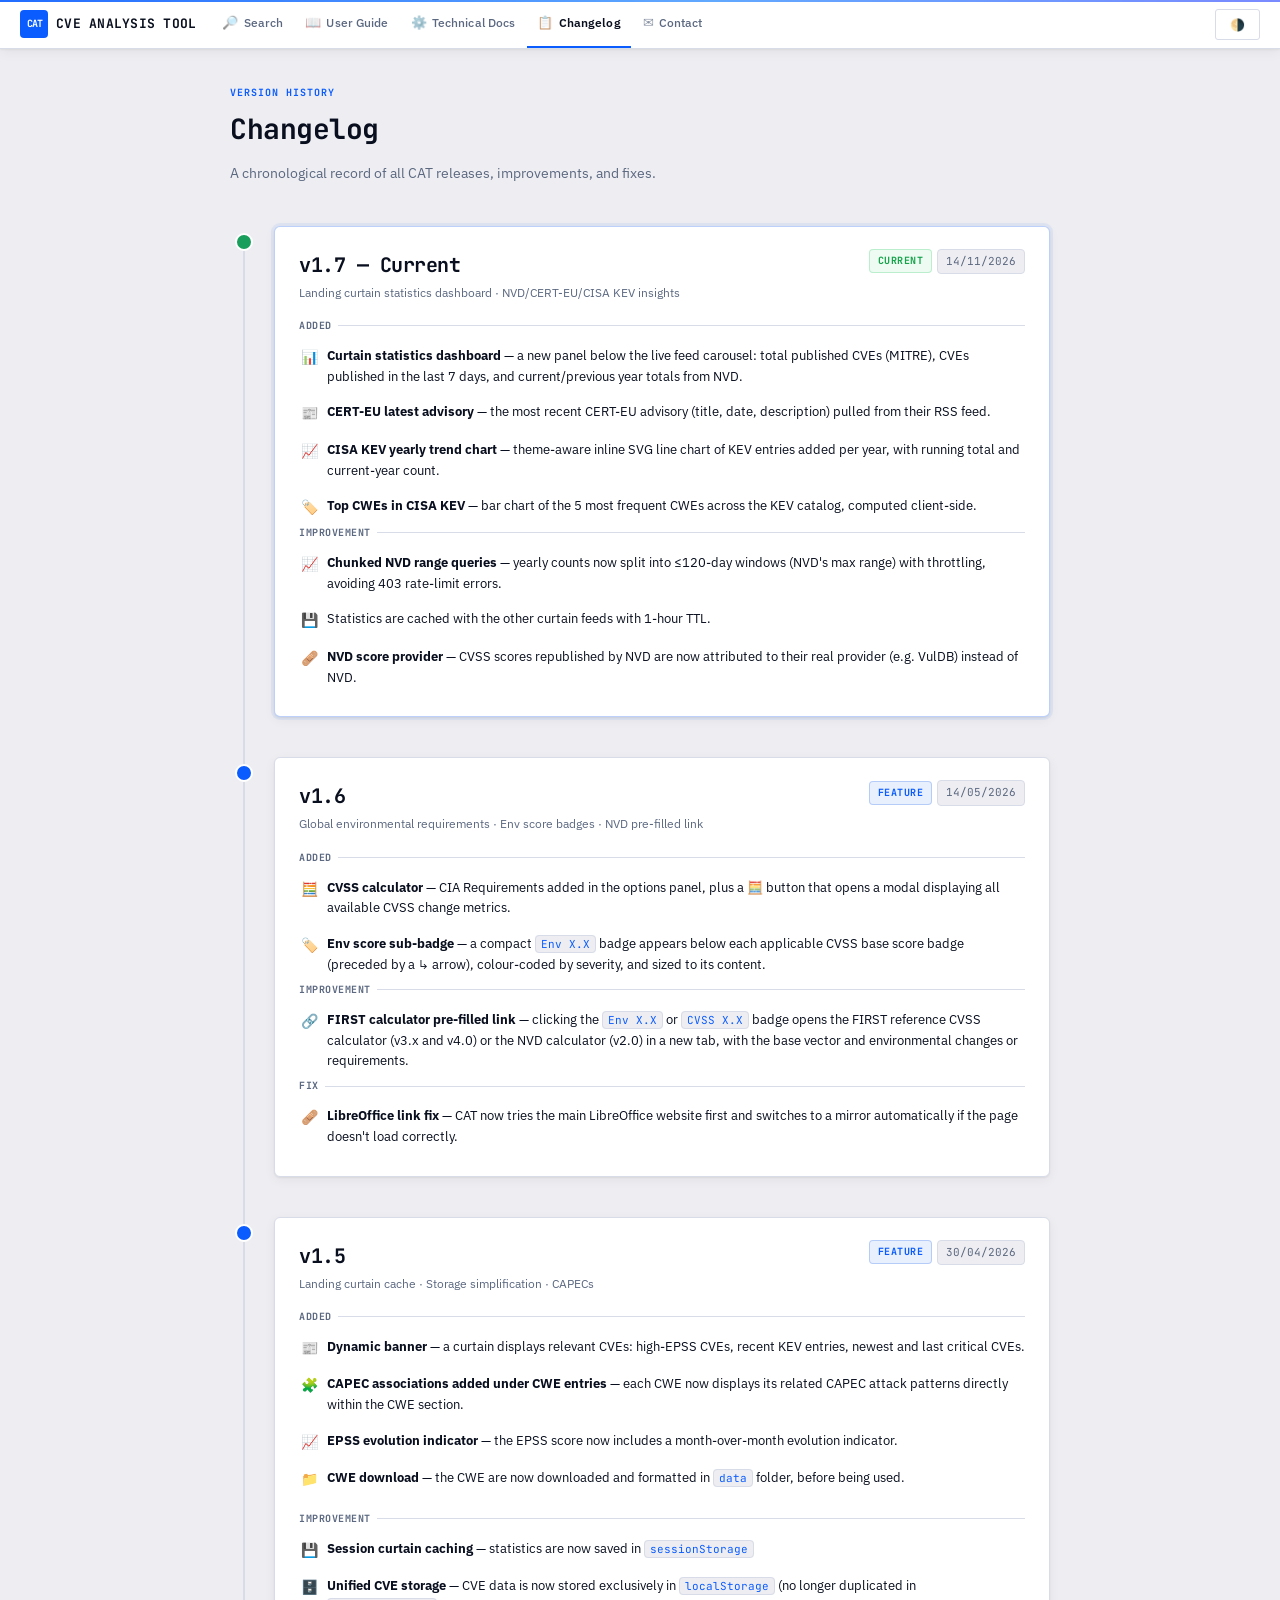
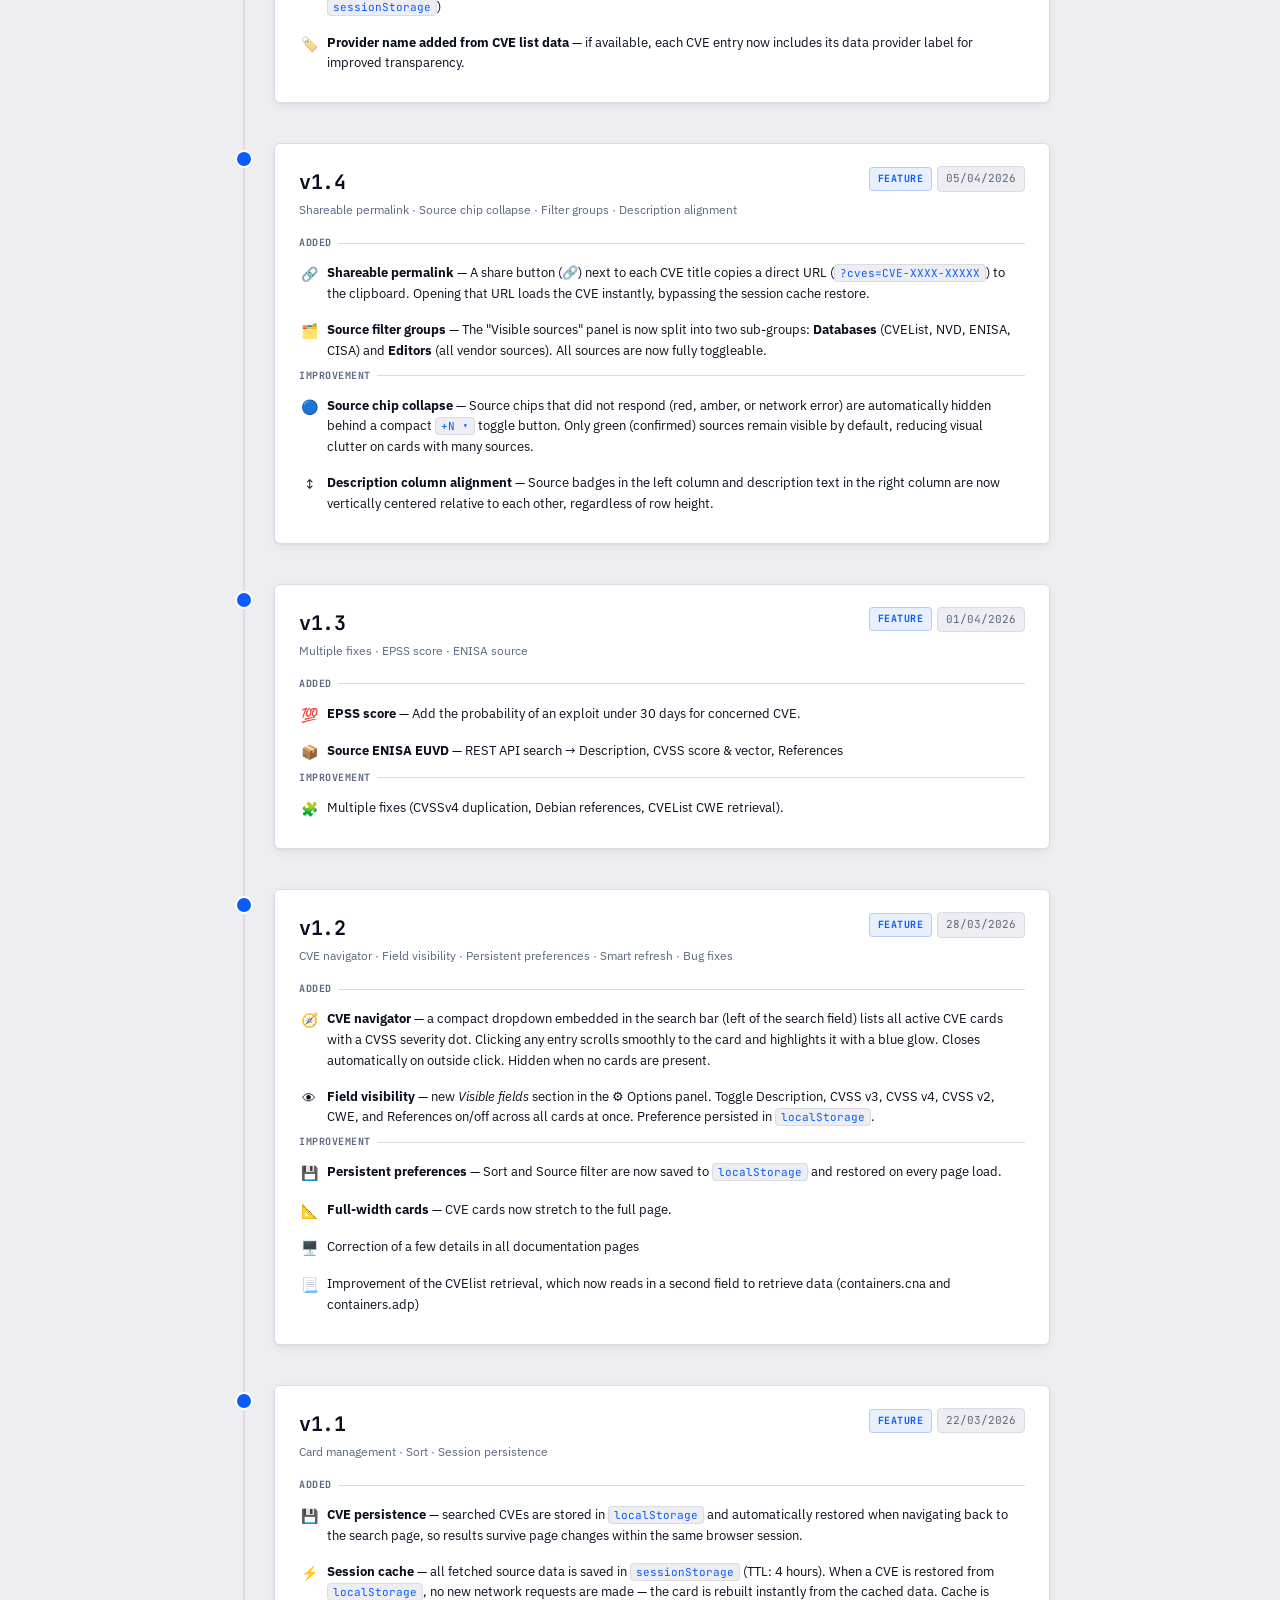
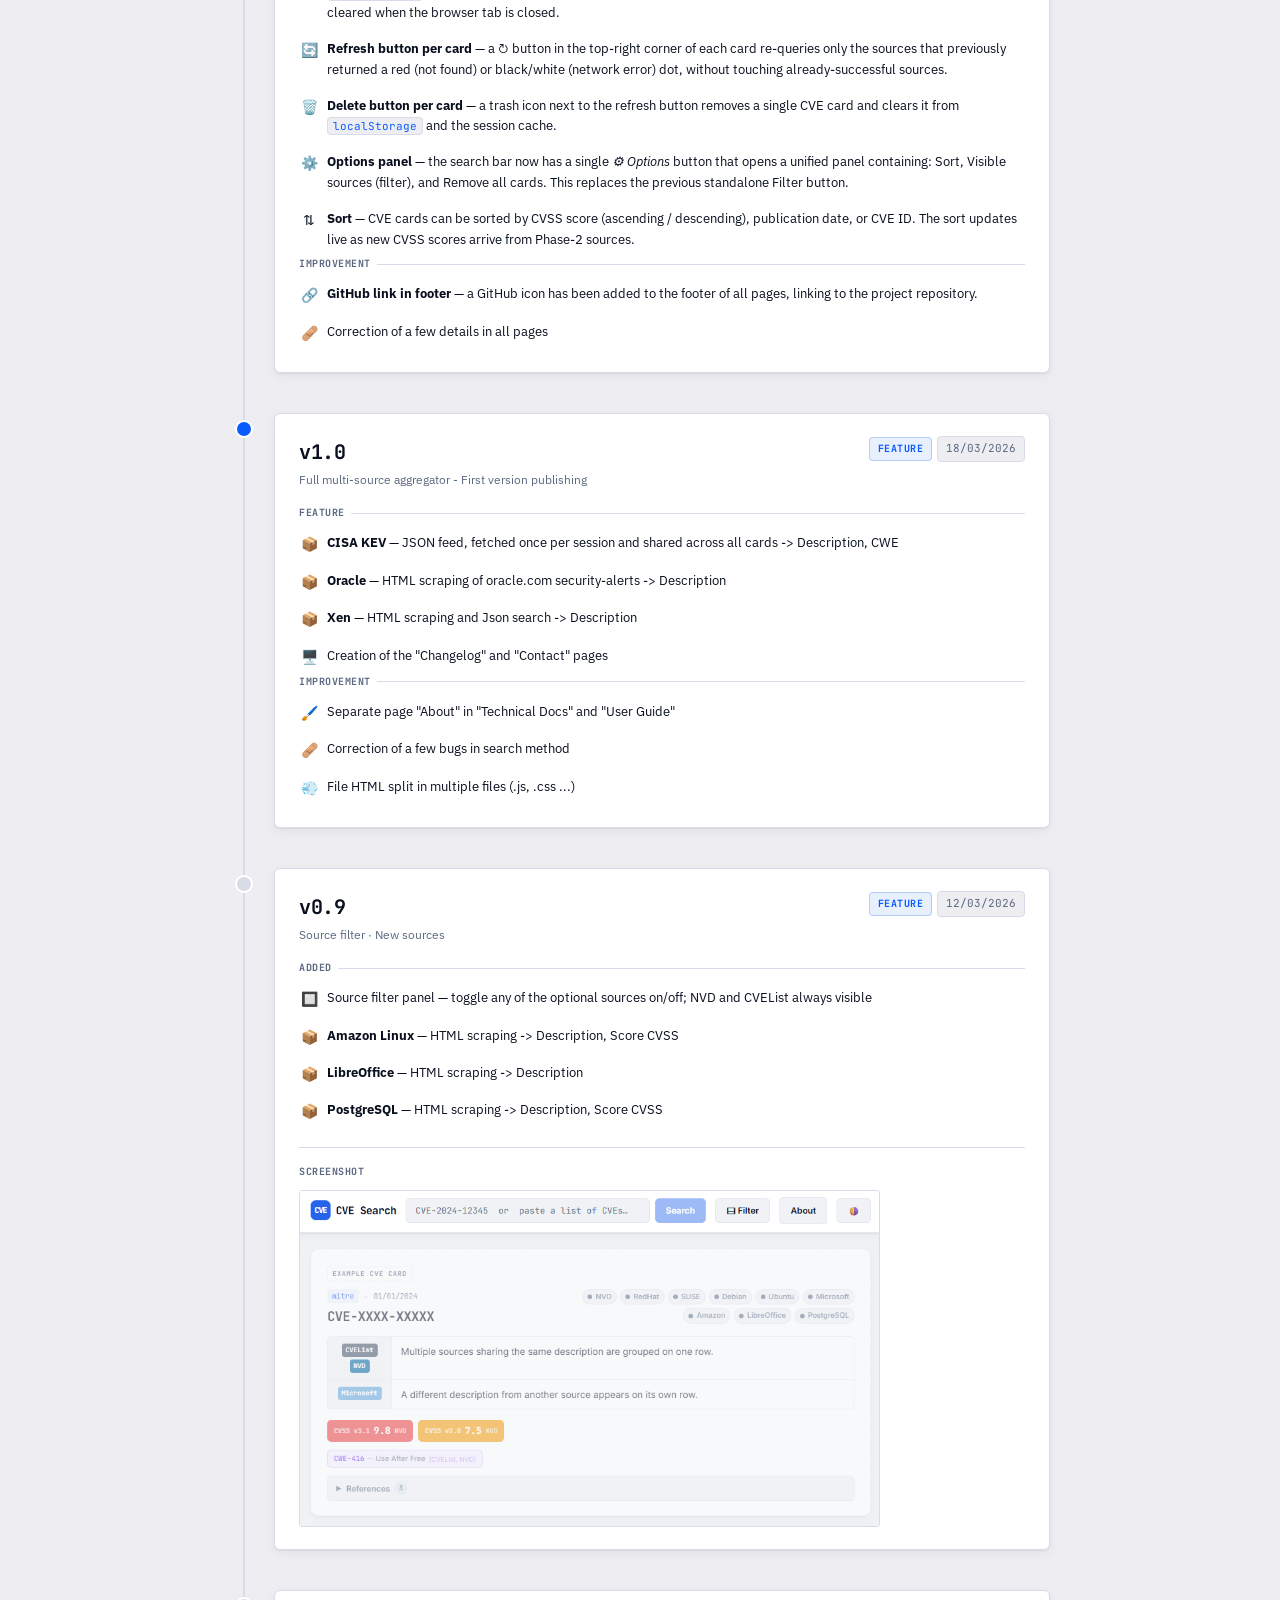
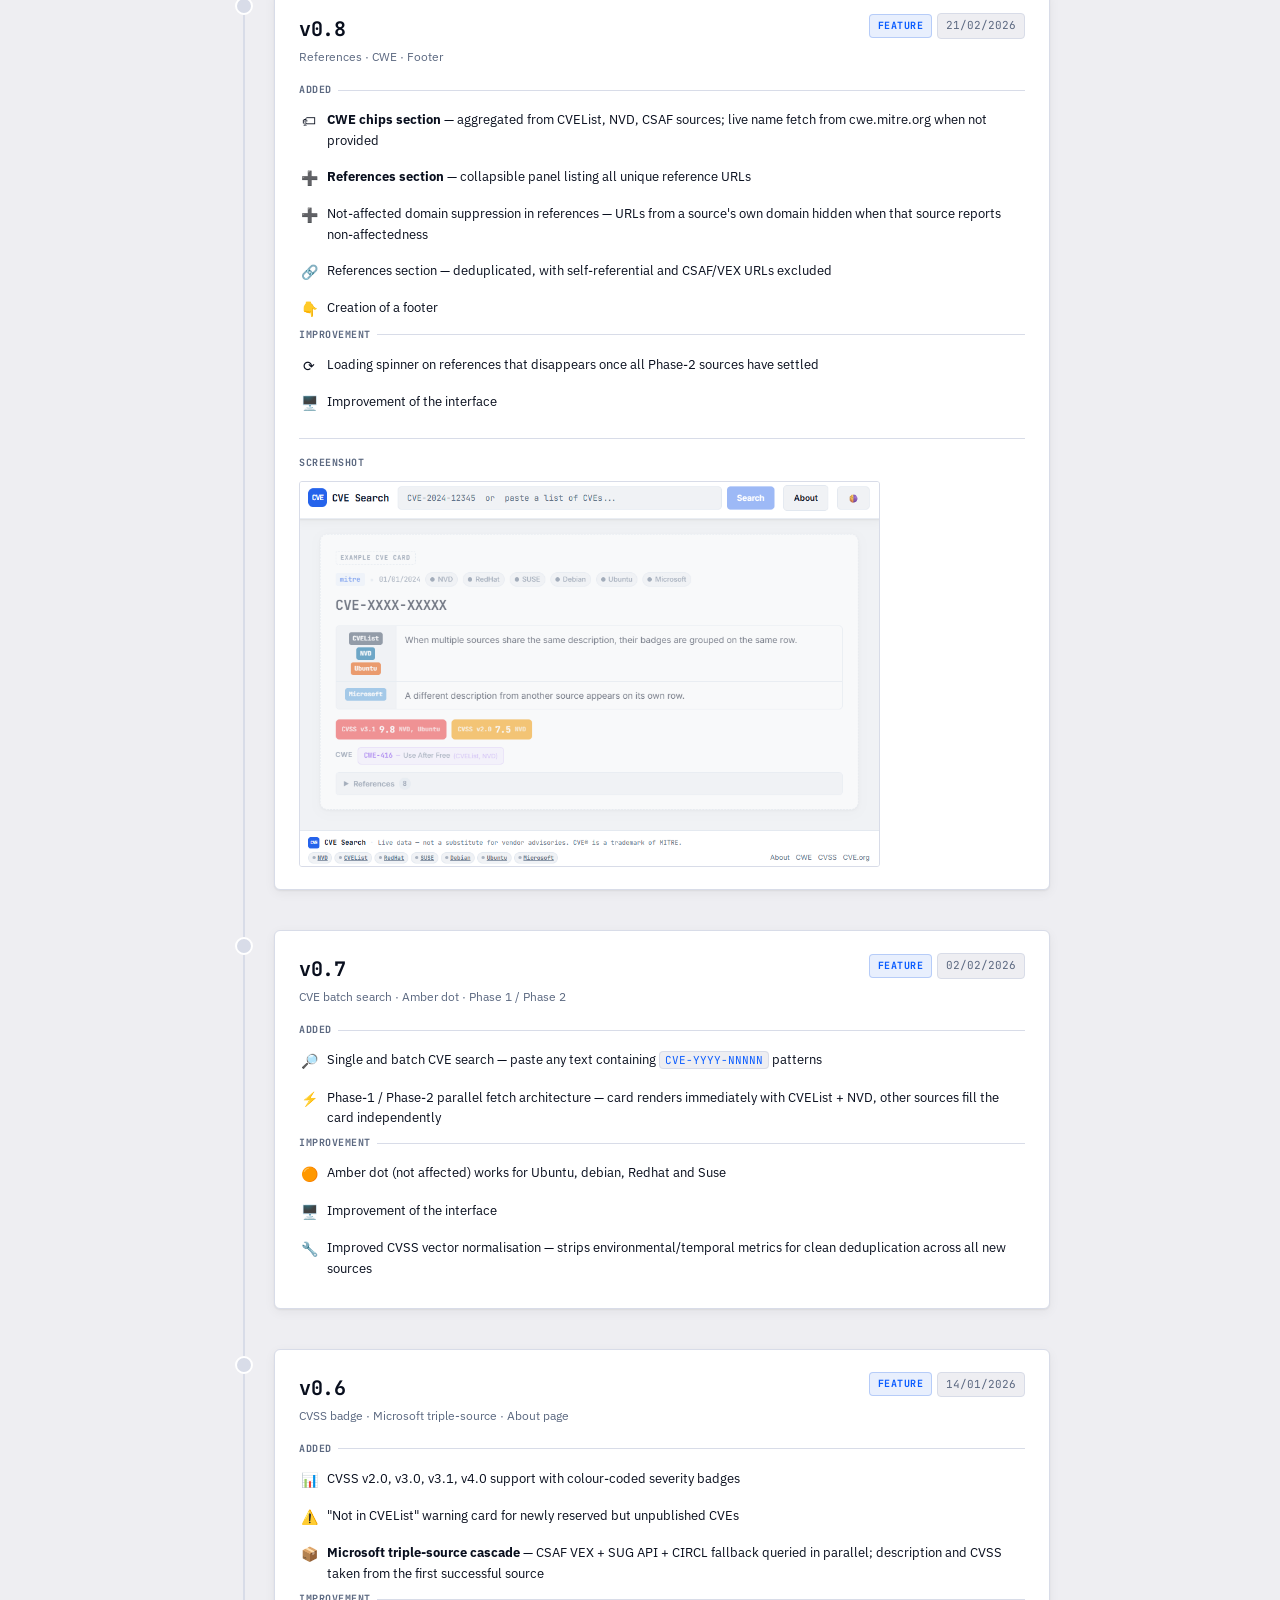
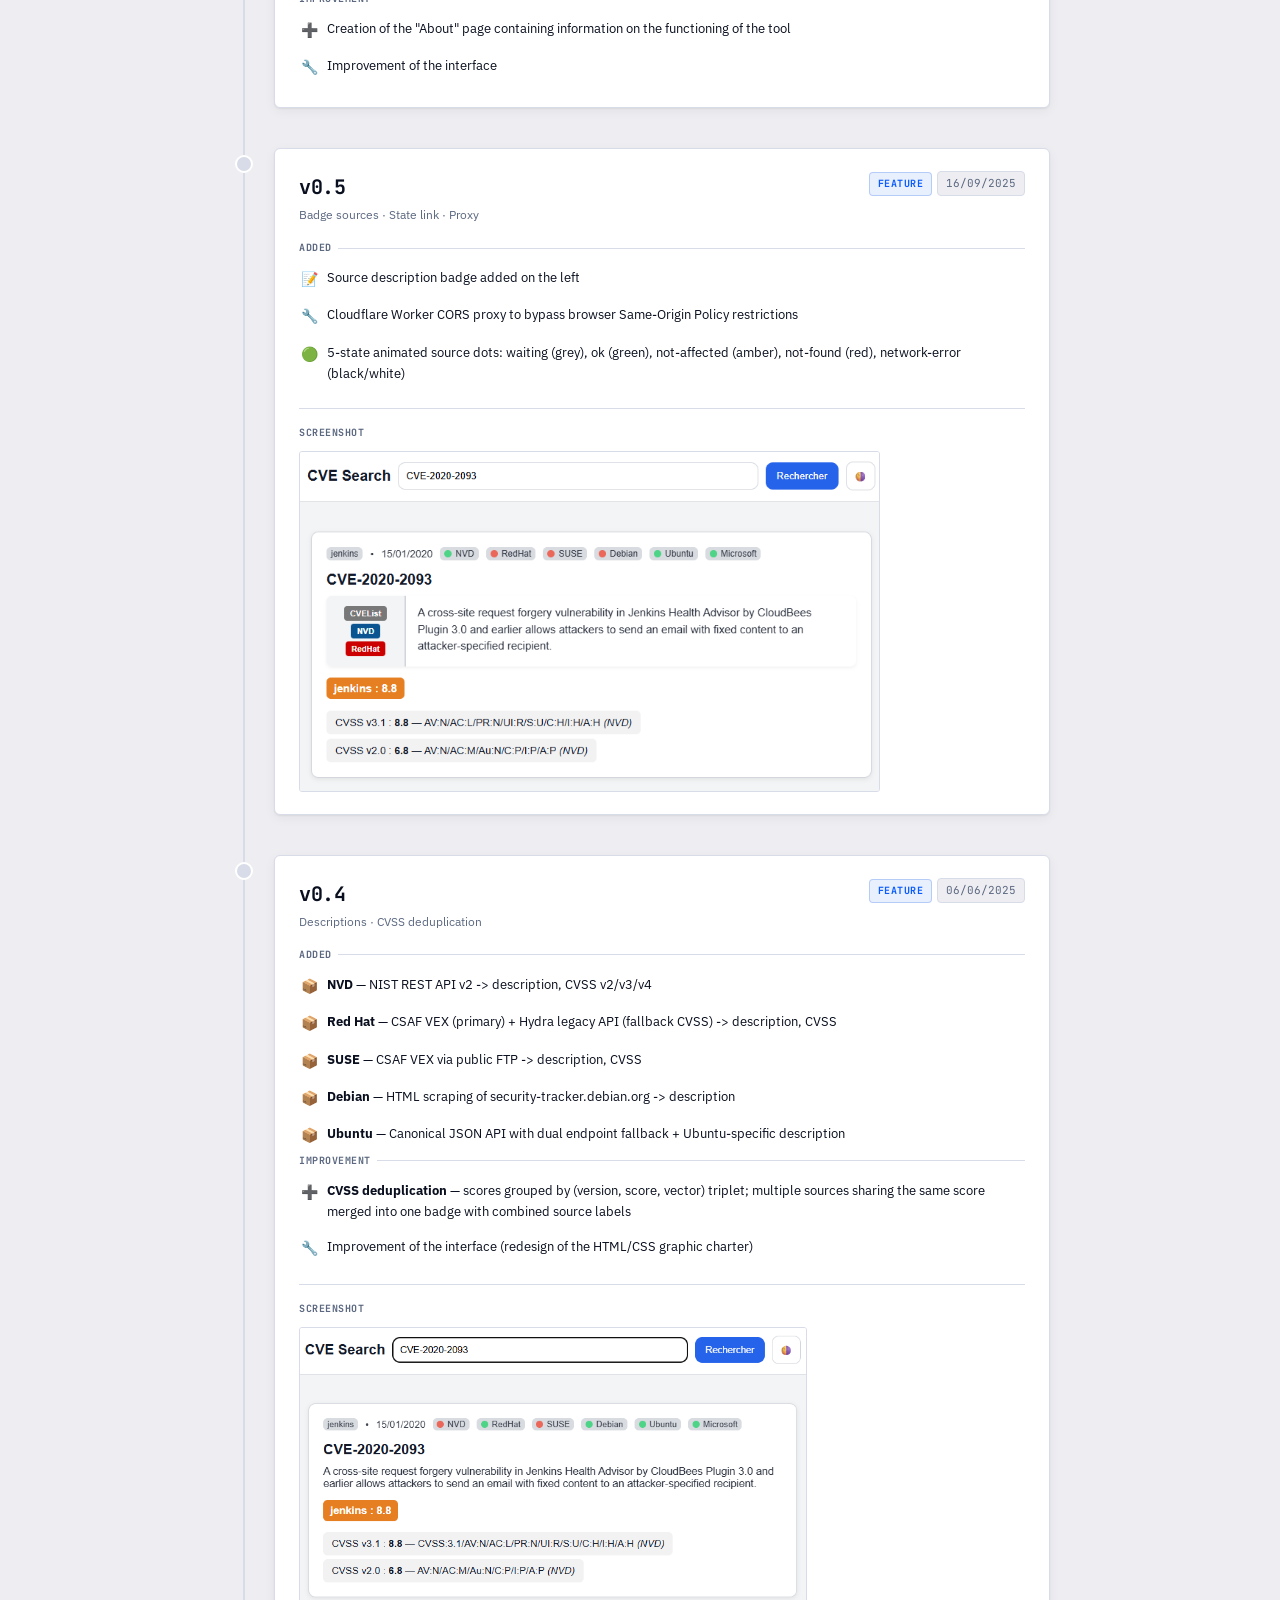
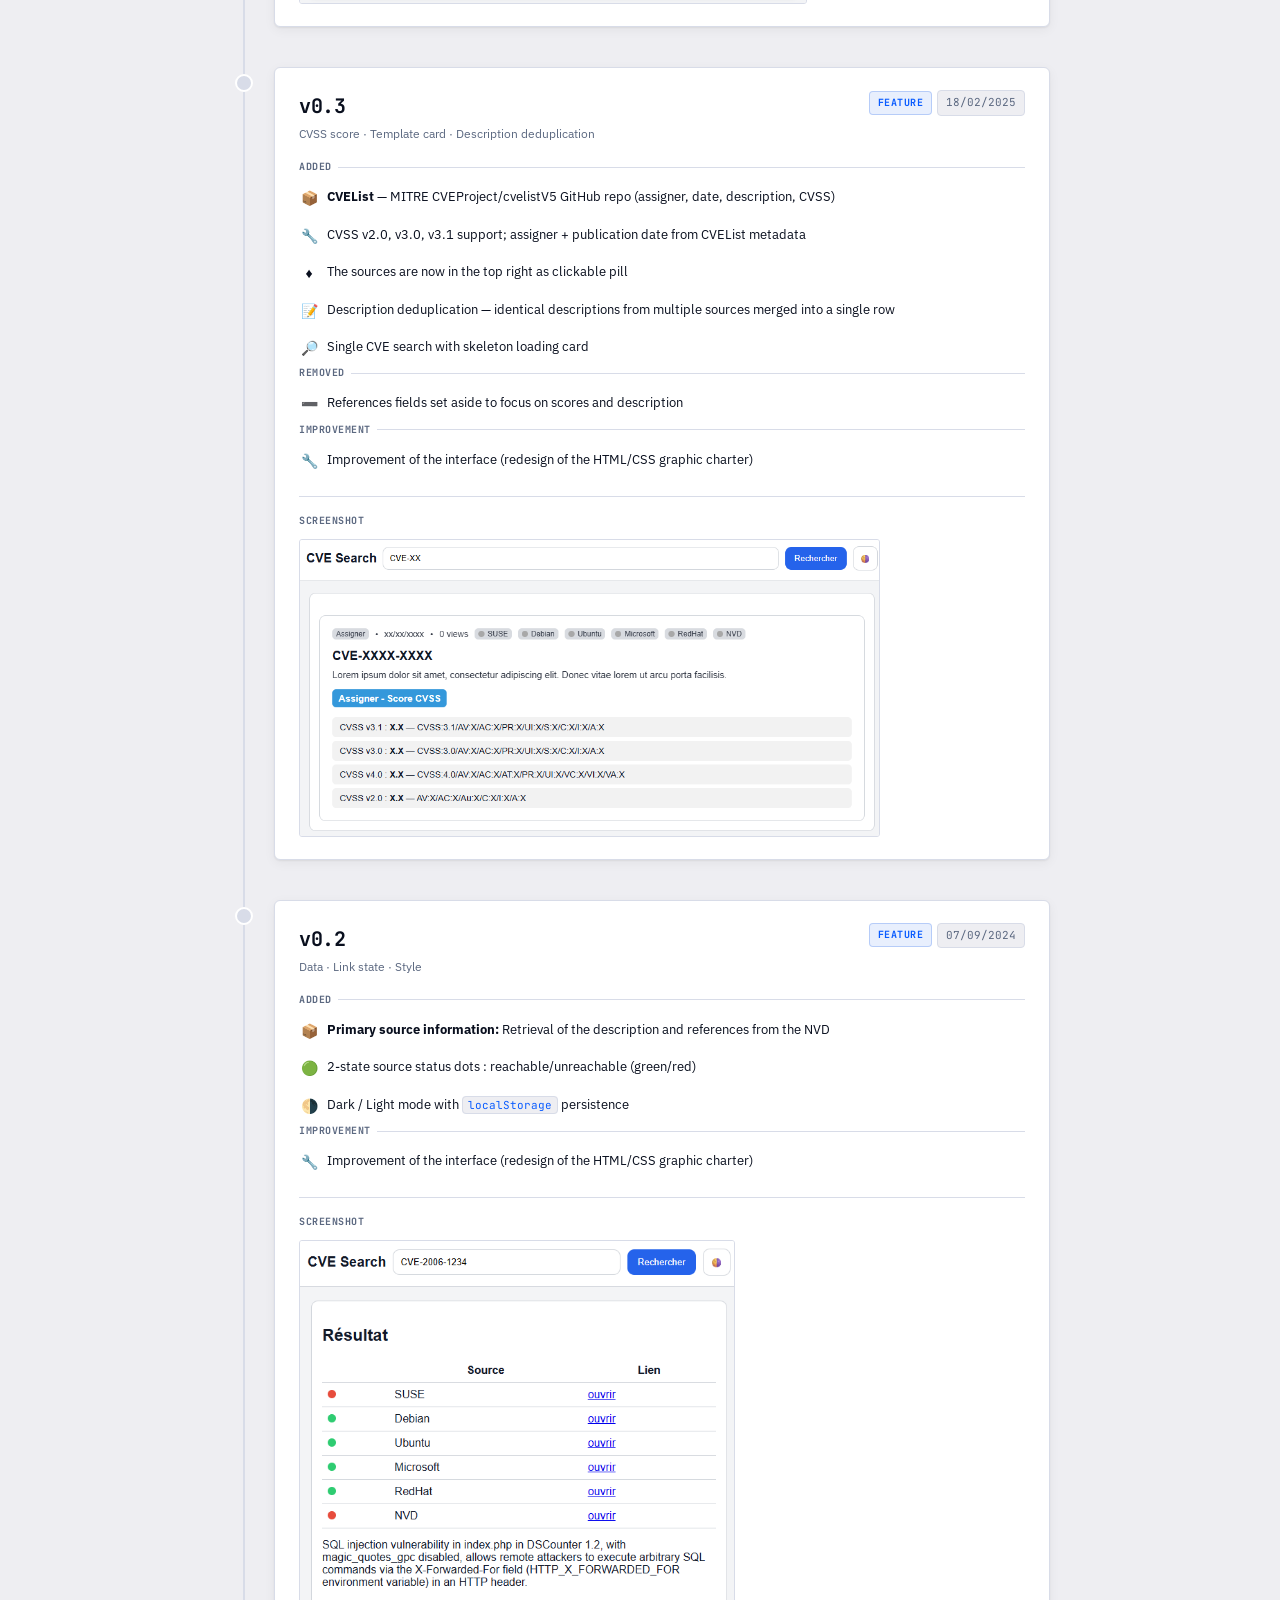
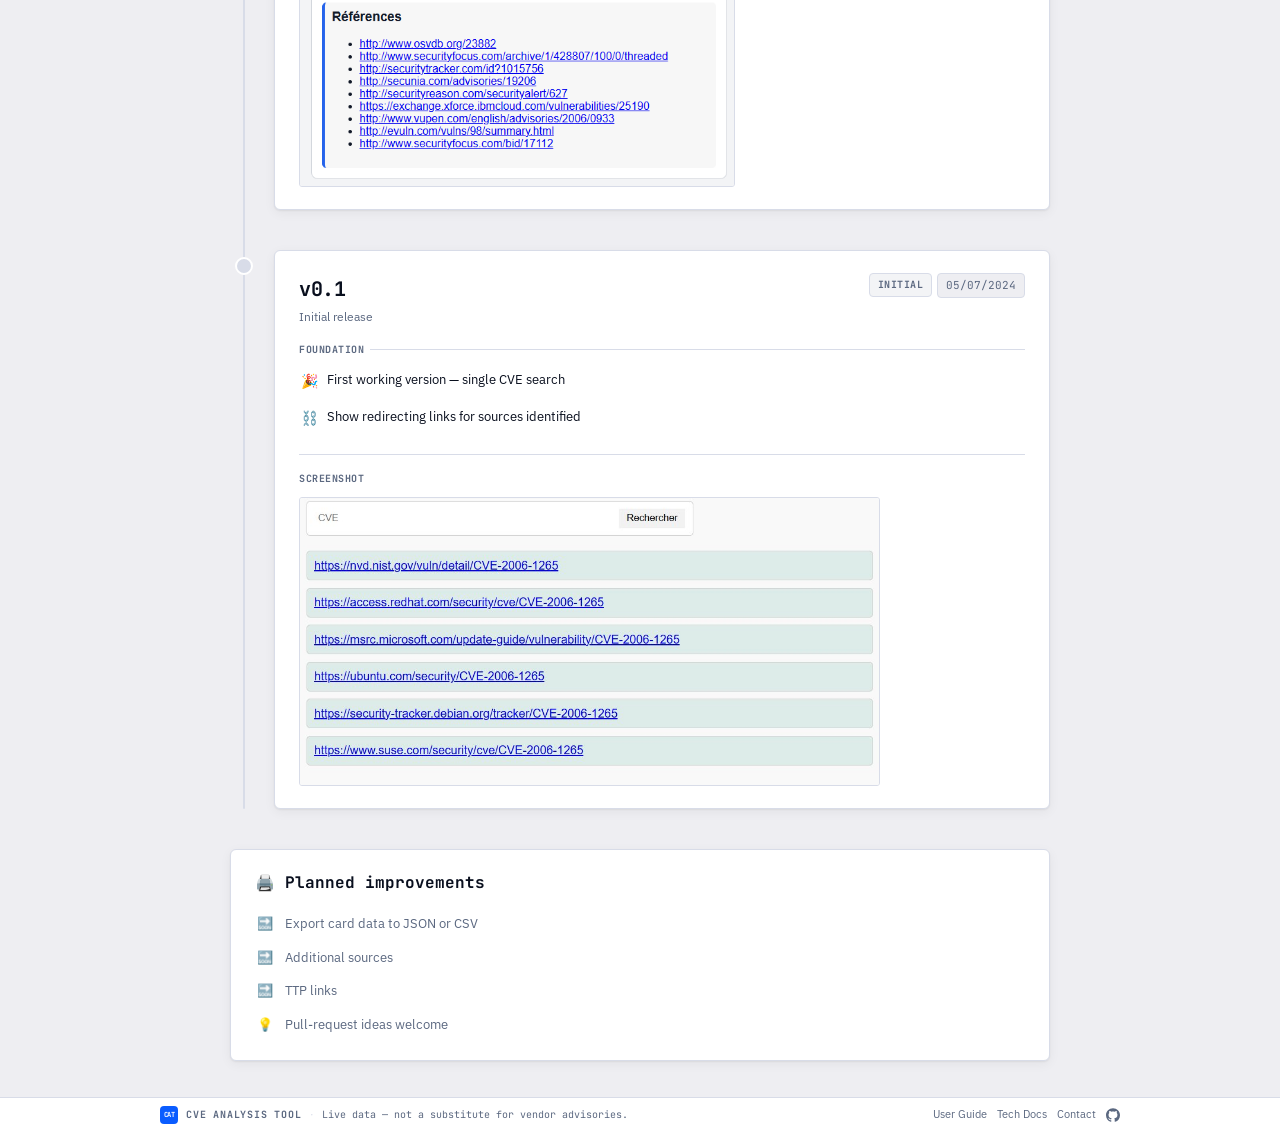
<file: changelog.html>
<!DOCTYPE html>
<html lang="en">
<head>
<meta charset="UTF-8">
<link rel="icon" href="favicon.ico" sizes="48x48">
<link rel="icon" href="favicon.svg" type="image/svg+xml">
<link rel="apple-touch-icon" href="apple-touch-icon.png">
<meta name="viewport" content="width=device-width, initial-scale=1.0">
<title>Changelog — CVE Analysis Tool</title>
<link rel="preconnect" href="https://fonts.googleapis.com">
<link href="https://fonts.googleapis.com/css2?family=JetBrains+Mono:wght@400;600;700&family=IBM+Plex+Sans:ital,wght@0,400;0,500;0,600;1,400&display=swap" rel="stylesheet">
<link rel="stylesheet" href="shared.css">
<script>(function(){document.documentElement.setAttribute("data-theme",localStorage.getItem("theme")||"light")})();</script>
<style>
/* ── Changelog layout ── */
.changelog-layout {
  max-width: 860px;
  width: 100%;
  margin: 0 auto;
  padding: 36px 20px;
  flex: 1;
}
.changelog-header-area {
  margin-bottom: 40px;
}
.changelog-eyebrow {
  font-family: var(--font-mono);
  font-size: 10px;
  font-weight: 700;
  letter-spacing: 1px;
  text-transform: uppercase;
  color: var(--accent);
  margin-bottom: 6px;
}
.changelog-title {
  font-family: var(--font-mono);
  font-size: 28px;
  font-weight: 700;
  letter-spacing: -.5px;
  color: var(--text);
  margin-bottom: 10px;
}
.changelog-lead {
  font-size: 14px;
  color: var(--text-muted);
  max-width: 580px;
  line-height: 1.7;
}
/* Timeline */
.timeline { position: relative; }
.timeline::before {
  content: "";
  position: absolute;
  left: 13px;
  top: 8px;
  bottom: 0;
  width: 2px;
  background: var(--border);
  border-radius: 2px;
}
.release {
  position: relative;
  padding: 0 0 40px 44px;
}
.release:last-child { padding-bottom: 0; }
.release-dot {
  position: absolute;
  left: 5px;
  top: 7px;
  width: 18px;
  height: 18px;
  border-radius: 50%;
  border: 2px solid var(--card);
  background: var(--border);
  display: flex;
  align-items: center;
  justify-content: center;
  z-index: 1;
}
.release-dot.current { background: var(--cvss-low); border-color: var(--card); }
.release-dot.latest  { background: var(--accent); border-color: var(--card); }
.release-dot.minor   { background: var(--border); }--accent
.release-dot-inner {
  width: 6px;
  height: 6px;
  border-radius: 50%;
  background: #fff;
  opacity: .9;
}
/* Release card */
.release-card {
  background: var(--card);
  border: 1px solid var(--border);
  border-radius: var(--radius);
  padding: 22px 24px;
  box-shadow: var(--shadow);
}
.release-card.current-release {
  border-color: rgba(37,99,235,.3);
  box-shadow: var(--shadow), 0 0 0 3px rgba(37,99,235,.07);
}
.release-card-top {
  display: flex;
  align-items: flex-start;
  justify-content: space-between;
  flex-wrap: wrap;
  gap: 10px;
  margin-bottom: 16px;
}
.release-version {
  font-family: var(--font-mono);
  font-size: 20px;
  font-weight: 700;
  letter-spacing: -.5px;
  color: var(--text);
}
.release-version-badges {
  display: flex;
  flex-wrap: wrap;
  gap: 5px;
  align-items: center;
}
.release-date {
  font-family: var(--font-mono);
  font-size: 11px;
  color: var(--text-muted);
  padding: 3px 8px;
  background: var(--bg);
  border: 1px solid var(--border);
  border-radius: 4px;
}
.release-tag {
  font-family: var(--font-mono);
  font-size: 10px;
  font-weight: 700;
  letter-spacing: .5px;
  text-transform: uppercase;
  padding: 3px 8px;
  border-radius: 4px;
}
.tag-feature  { background: rgba(37,99,235,.1);  color: var(--accent);    border: 1px solid rgba(37,99,235,.25); }
.tag-current  { background: rgba(34,197,94,.08); color: #16a34a;          border: 1px solid rgba(34,197,94,.25); }
.tag-fix      { background: rgba(245,158,11,.08); color: #b45309;         border: 1px solid rgba(245,158,11,.25); }
.tag-initial  { background: rgba(100,116,139,.08); color: var(--text-muted); border: 1px solid var(--border); }
/* Change list */
.change-groups { display: flex; flex-direction: column; gap: 14px; }
.change-group-label {
  font-family: var(--font-mono);
  font-size: 10px;
  font-weight: 700;
  letter-spacing: .5px;
  text-transform: uppercase;
  color: var(--text-muted);
  margin-bottom: 7px;
  display: flex;
  align-items: center;
  gap: 6px;
}
.change-group-label::after {
  content: "";
  flex: 1;
  height: 1px;
  background: var(--border);
}
.change-list { list-style: none; display: flex; flex-direction: column; gap: 4px; }
.change-item {
  display: flex;
  gap: 8px;
  font-size: 13px;
  line-height: 1.6;
  padding: 5px 0;
  border-bottom: 1px solid transparent;
  color: var(--text);
}
.change-icon { font-size: 14px; flex-shrink: 0; width: 20px; text-align: center; }
.change-text { flex: 1; }
.change-text code {
  font-family: var(--font-mono); font-size: 11px; background: var(--bg);
  border: 1px solid var(--border); padding: 1px 5px; border-radius: 4px; color: var(--accent);
}
/* Screenshots area */
.screenshots-area {
  margin-top: 18px;
  padding-top: 16px;
  border-top: 1px solid var(--border);
}
.screenshots-label {
  font-family: var(--font-mono);
  font-size: 10px;
  font-weight: 700;
  letter-spacing: .5px;
  text-transform: uppercase;
  color: var(--text-muted);
  margin-bottom: 10px;
}
.screenshot-static {
  width: 80%;
  max-width: 680px;
  border-radius: var(--radius-sm);
  border: 1px solid var(--border);
  object-fit: cover;
  display: block;
}
/* Source count badge (for release summary) */
.src-count-badge {
  display: inline-flex; align-items: center; gap: 4px;
  font-family: var(--font-mono); font-size: 11px; font-weight: 700;
  background: var(--accent); color: #fff; padding: 1px 7px; border-radius: 4px;
}
/* Roadmap */
.roadmap-card {
  background: var(--card);
  border: 1px solid var(--border);
  border-radius: var(--radius);
  padding: 20px 24px;
  box-shadow: var(--shadow);
  margin-top: 40px;
}
.roadmap-title {
  font-family: var(--font-mono); font-size: 16px; font-weight: 700;
  color: var(--text); margin-bottom: 14px;
}
.roadmap-list { list-style: none; display: flex; flex-direction: column; gap: 5px; }
.roadmap-item {
  display: flex; gap: 10px; font-size: 13px; line-height: 1.6; color: var(--text-muted); padding: 4px 0;
}
.roadmap-icon { font-size: 13px; flex-shrink: 0; width: 20px; text-align: center; }
@media (max-width: 600px) {
  .changelog-layout { padding: 20px 14px; }
  .changelog-title { font-size: 22px; }
  .release { padding-left: 34px; }
  .release-card { padding: 16px; }
}
.footer-github{display:inline-flex;align-items:center}
.github-icon{width:14px;height:14px;fill:currentColor;display:block}
</style>
</head>
<body>
<header class="header">
  <div class="header-top">
    <a class="header-logo" href="index.html" title="CVE Analysis Tool">
      <div class="logo-icon">CAT</div>
      <h1>CVE Analysis Tool</h1>
    </a>
    <nav class="header-nav">
      <a href="index.html" class="nav-link"><span class="nav-icon">🔎</span><span>Search</span></a>
      <a href="user-guide.html" class="nav-link"><span class="nav-icon">📖</span><span>User Guide</span></a>
      <a href="technical-doc.html" class="nav-link"><span class="nav-icon">⚙️</span><span>Technical Docs</span></a>
      <a href="changelog.html"     class="nav-link active"><span class="nav-icon">📋</span><span>Changelog</span></a>
      <a href="contact.html" class="nav-link"><span class="nav-icon">✉</span><span>Contact</span></a>
    </nav>
    <div class="header-controls">
      <button class="btn btn-ghost" onclick="toggleTheme()" title="Toggle theme">🌗</button>
    </div>
  </div>
</header>

<div class="changelog-layout">
  <div class="changelog-header-area">
    <div class="changelog-eyebrow">Version history</div>
    <h1 class="changelog-title">Changelog</h1>
    <p class="changelog-lead">
      A chronological record of all CAT releases, improvements, and fixes.
    </p>
  </div>

  <div class="timeline">


    <!-- ─── CURRENT RELEASE ─────────────────────────────────────── -->
    <div class="release">
      <div class="release-dot current"><div class="release-dot-inner"></div></div>
      <div class="release-card current-release">
        <div class="release-card-top">
          <div>
            <div class="release-version">v1.7 — Current</div>
            <div style="font-size:12px;color:var(--text-muted);margin-top:2px">Landing curtain statistics dashboard · NVD/CERT-EU/CISA KEV insights</div>
          </div>
          <div class="release-version-badges">
            <span class="release-tag tag-current">Current</span>
            <span class="release-date">14/11/2026</span>
          </div>
        </div>
        <div class="change-groups">
          <div class="change-group">
            <div class="change-group-label">Added</div>
            <ul class="change-list">
              <li class="change-item"><span class="change-icon">📊</span><span class="change-text"><strong>Curtain statistics dashboard</strong> — a new panel below the live feed carousel: total published CVEs (MITRE), CVEs published in the last 7 days, and current/previous year totals from NVD.</span></li>
              <li class="change-item"><span class="change-icon">📰</span><span class="change-text"><strong>CERT-EU latest advisory</strong> — the most recent CERT-EU advisory (title, date, description) pulled from their RSS feed.</span></li>
              <li class="change-item"><span class="change-icon">📈</span><span class="change-text"><strong>CISA KEV yearly trend chart</strong> — theme-aware inline SVG line chart of KEV entries added per year, with running total and current-year count.</span></li>
              <li class="change-item"><span class="change-icon">🏷️</span><span class="change-text"><strong>Top CWEs in CISA KEV</strong> — bar chart of the 5 most frequent CWEs across the KEV catalog, computed client-side.</span></li>
            </ul>
            <div class="change-group-label">Improvement</div>
            <ul class="change-list">
              <li class="change-item"><span class="change-icon">📈</span><span class="change-text"><strong>Chunked NVD range queries</strong> — yearly counts now split into ≤120-day windows (NVD's max range) with throttling, avoiding 403 rate-limit errors.</span></li>
              <li class="change-item"><span class="change-icon">💾</span><span class="change-text">Statistics are cached with the other curtain feeds with 1-hour TTL.</span></li>
              <li class="change-item"><span class="change-icon">🩹</span><span class="change-text"><strong>NVD score provider</strong> — CVSS scores republished by NVD are now attributed to their real provider (e.g. VulDB) instead of NVD.</span></li>
            </ul>
          </div>
        </div>
      </div>
    </div>

    <!-- ─── 1.6  ─────────────────────────────────────── -->
    <div class="release">
      <div class="release-dot latest"><div class="release-dot-inner"></div></div>
      <div class="release-card">
        <div class="release-card-top">
          <div>
            <div class="release-version">v1.6</div>
            <div style="font-size:12px;color:var(--text-muted);margin-top:2px">Global environmental requirements · Env score badges · NVD pre-filled link</div>
          </div>
          <div class="release-version-badges">
            <span class="release-tag tag-feature">Feature</span>
            <span class="release-date">14/05/2026</span>
          </div>
        </div>
        <div class="change-groups">
          <div class="change-group">
            <div class="change-group-label">Added</div>
            <ul class="change-list">
              <li class="change-item"><span class="change-icon">🧮</span><span class="change-text"><strong>CVSS calculator</strong> — CIA Requirements added in the options panel, plus a 🧮 button that opens a modal displaying all available CVSS change metrics.</span></li>
              <li class="change-item"><span class="change-icon">🏷️</span><span class="change-text"><strong>Env score sub-badge</strong> — a compact <code>Env X.X</code> badge appears below each applicable CVSS base score badge (preceded by a ↳ arrow), colour-coded by severity, and sized to its content.</span></li>
            </ul>
            <div class="change-group-label">Improvement</div>
              <ul class="change-list">
              <li class="change-item"><span class="change-icon">🔗</span><span class="change-text"><strong>FIRST calculator pre-filled link</strong> — clicking the <code>Env X.X</code> or <code>CVSS X.X</code> badge opens the FIRST reference CVSS calculator (v3.x and v4.0) or the NVD calculator (v2.0) in a new tab, with the base vector and environmental changes or requirements.</span></li>
            </ul>
            <div class="change-group-label">Fix</div>
            <ul class="change-list">
              <li class="change-item"><span class="change-icon">🩹</span><span class="change-text"><strong>LibreOffice link fix</strong> — CAT now tries the main LibreOffice website first and switches to a mirror automatically if the page doesn't load correctly.</span></li>
            </ul>
          </div>
        </div>
      </div>
    </div>


    <!-- ─── 1.5  ─────────────────────────────────────── -->
    <div class="release">
      <div class="release-dot latest"><div class="release-dot-inner"></div></div>
      <div class="release-card">
        <div class="release-card-top">
          <div>
            <div class="release-version">v1.5</div>
            <div style="font-size:12px;color:var(--text-muted);margin-top:2px">Landing curtain cache · Storage simplification · CAPECs</div>
          </div>
          <div class="release-version-badges">
            <span class="release-tag tag-feature">Feature</span>
            <span class="release-date">30/04/2026</span>
          </div>
        </div>
        <div class="change-groups">
          <div class="change-group">
            <div class="change-group-label">Added</div>
            <ul class="change-list">
              <li class="change-item"><span class="change-icon">📰</span><span class="change-text"><strong>Dynamic banner</strong> — a curtain displays relevant CVEs: high‑EPSS CVEs, recent KEV entries, newest and last critical CVEs.</span></li>
              <li class="change-item"><span class="change-icon">🧩</span><span class="change-text"><strong>CAPEC associations added under CWE entries</strong> — each CWE now displays its related CAPEC attack patterns directly within the CWE section.</span></li>
              <li class="change-item"><span class="change-icon">📈</span><span class="change-text"><strong>EPSS evolution indicator</strong> — the EPSS score now includes a month‑over‑month evolution indicator.</span></li>
              <li class="change-item"><span class="change-icon">📁</span><span class="change-text"><strong>CWE download</strong> — the CWE are now downloaded and formatted in <code>data</code> folder, before being used.</span></li>
            </ul>
          </div>
          <div class="change-group">
            <div class="change-group-label">Improvement</div>
            <ul class="change-list">
              <li class="change-item"><span class="change-icon">💾</span><span class="change-text"><strong>Session curtain caching</strong> — statistics are now saved in <code>sessionStorage</code></span></li>
              <li class="change-item"><span class="change-icon">🗄️</span><span class="change-text"><strong>Unified CVE storage</strong> — CVE data is now stored exclusively in <code>localStorage</code> (no longer duplicated in <code>sessionStorage</code>)</span></li>
              <li class="change-item"><span class="change-icon">🏷️</span><span class="change-text"><strong>Provider name added from CVE list data</strong> — if available, each CVE entry now includes its data provider label for improved transparency.</span></li>
            </ul>
          </div>
        </div>
      </div>
    </div>

    <!-- ─── v1.4 ─────────────────────────────────────── -->
    <div class="release">
      <div class="release-dot latest"><div class="release-dot-inner"></div></div>
      <div class="release-card">
        <div class="release-card-top">
          <div>
            <div class="release-version">v1.4</div>
            <div style="font-size:12px;color:var(--text-muted);margin-top:2px">Shareable permalink · Source chip collapse · Filter groups · Description alignment</div>
          </div>
          <div class="release-version-badges">
            <span class="release-tag tag-feature">Feature</span>
            <span class="release-date">05/04/2026</span>
          </div>
        </div>
        <div class="change-groups">
          <div class="change-group">
            <div class="change-group-label">Added</div>
            <ul class="change-list">
              <li class="change-item"><span class="change-icon">🔗</span><span class="change-text"><strong>Shareable permalink</strong> — A share button (🔗) next to each CVE title copies a direct URL (<code>?cves=CVE-XXXX-XXXXX</code>) to the clipboard. Opening that URL loads the CVE instantly, bypassing the session cache restore.</span></li>
              <li class="change-item"><span class="change-icon">🗂️</span><span class="change-text"><strong>Source filter groups</strong> — The "Visible sources" panel is now split into two sub-groups: <strong>Databases</strong> (CVEList, NVD, ENISA, CISA) and <strong>Editors</strong> (all vendor sources). All sources are now fully toggleable.</span></li>
            </ul>
            <div class="change-group-label">Improvement</div>
            <ul class="change-list">
              <li class="change-item"><span class="change-icon">🔵</span><span class="change-text"><strong>Source chip collapse</strong> — Source chips that did not respond (red, amber, or network error) are automatically hidden behind a compact <code>+N ▾</code> toggle button. Only green (confirmed) sources remain visible by default, reducing visual clutter on cards with many sources.</span></li>
              <li class="change-item"><span class="change-icon">↕️</span><span class="change-text"><strong>Description column alignment</strong> — Source badges in the left column and description text in the right column are now vertically centered relative to each other, regardless of row height.</span></li>
            </ul>
          </div>
        </div>
      </div>
    </div>

    <!-- ─── v1.3 ─────────────────────────────────────── -->
    <div class="release">
      <div class="release-dot latest"><div class="release-dot-inner"></div></div>
      <div class="release-card">
        <div class="release-card-top">
          <div>
            <div class="release-version">v1.3</div>
            <div style="font-size:12px;color:var(--text-muted);margin-top:2px">Multiple fixes · EPSS score · ENISA source</div>
          </div>
          <div class="release-version-badges">
            <span class="release-tag tag-feature">Feature</span>
            <span class="release-date">01/04/2026</span>
          </div>
        </div>
        <div class="change-groups">
          <div class="change-group">
            <div class="change-group-label">Added</div>
            <ul class="change-list">
              <li class="change-item"><span class="change-icon">💯</span><span class="change-text"><strong>EPSS score</strong> — Add the probability of an exploit under 30 days for concerned CVE.</span></li>
              <li class="change-item"><span class="change-icon">📦</span><span class="change-text"><strong>Source ENISA EUVD</strong> — REST API search → Description, CVSS score &amp; vector, References</span></li>
            </ul>
            <div class="change-group-label">Improvement</div>
            <ul class="change-list">
              <li class="change-item"><span class="change-icon">🧩</span><span class="change-text">Multiple fixes (CVSSv4 duplication, Debian references, CVEList CWE retrieval).</span></li>
            </ul>
          </div>
        </div>
      </div>
    </div>
    <!-- ─── v1.2 ─────────────────────────────────────── -->
    <div class="release">
      <div class="release-dot latest"><div class="release-dot-inner"></div></div>
      <div class="release-card">
        <div class="release-card-top">
          <div>
            <div class="release-version">v1.2</div>
            <div style="font-size:12px;color:var(--text-muted);margin-top:2px">CVE navigator · Field visibility · Persistent preferences · Smart refresh · Bug fixes</div>
          </div>
          <div class="release-version-badges">
            <span class="release-tag tag-feature">Feature</span>
            <span class="release-date">28/03/2026</span>
          </div>
        </div>
        <div class="change-groups">
          <div class="change-group">
            <div class="change-group-label">Added</div>
            <ul class="change-list">
              <li class="change-item"><span class="change-icon">🧭</span><span class="change-text"><strong>CVE navigator</strong> — a compact dropdown embedded in the search bar (left of the search field) lists all active CVE cards with a CVSS severity dot. Clicking any entry scrolls smoothly to the card and highlights it with a blue glow. Closes automatically on outside click. Hidden when no cards are present.</span></li>
              <li class="change-item"><span class="change-icon">👁</span><span class="change-text"><strong>Field visibility</strong> — new <em>Visible fields</em> section in the ⚙ Options panel. Toggle Description, CVSS v3, CVSS v4, CVSS v2, CWE, and References on/off across all cards at once. Preference persisted in <code>localStorage</code>.</span></li>

            </ul>
            <div class="change-group-label">Improvement</div>
            <ul class="change-list">
              <li class="change-item"><span class="change-icon">💾</span><span class="change-text"><strong>Persistent preferences</strong> — Sort and Source filter are now saved to <code>localStorage</code> and restored on every page load.</span></li>
              <li class="change-item"><span class="change-icon">📐</span><span class="change-text"><strong>Full-width cards</strong> — CVE cards now stretch to the full page.</span></li>
              <li class="change-item"><span class="change-icon">🖥️</span><span class="change-text">Correction of a few details in all documentation pages</span></li>
              <li class="change-item"><span class="change-icon">📃</span><span class="change-text">Improvement of the CVElist retrieval, which now reads in a second field to retrieve data (containers.cna and containers.adp)</span></li>
            </ul>
          </div>
        </div>
      </div>
    </div>

    <!-- ─── v1.1 ──────────────────────────────────────────────────── -->
    <div class="release">
      <div class="release-dot latest"><div class="release-dot-inner"></div></div>
      <div class="release-card">
        <div class="release-card-top">
          <div>
            <div class="release-version">v1.1</div>
            <div style="font-size:12px;color:var(--text-muted);margin-top:2px">Card management · Sort · Session persistence</div>
          </div>
          <div class="release-version-badges">
            <span class="release-tag tag-feature">Feature</span>
            <span class="release-date">22/03/2026</span>
          </div>
        </div>
        <div class="change-groups">
          <div class="change-group">
            <div class="change-group-label">Added</div>
            <ul class="change-list">
              <li class="change-item"><span class="change-icon">💾</span><span class="change-text"><strong>CVE persistence</strong> — searched CVEs are stored in <code>localStorage</code> and automatically restored when navigating back to the search page, so results survive page changes within the same browser session.</span></li>
              <li class="change-item"><span class="change-icon">⚡</span><span class="change-text"><strong>Session cache</strong> — all fetched source data is saved in <code>sessionStorage</code> (TTL: 4 hours). When a CVE is restored from <code>localStorage</code>, no new network requests are made — the card is rebuilt instantly from the cached data. Cache is cleared when the browser tab is closed.</span></li>
              <li class="change-item"><span class="change-icon">🔄</span><span class="change-text"><strong>Refresh button per card</strong> — a ↻ button in the top-right corner of each card re-queries only the sources that previously returned a red (not found) or black/white (network error) dot, without touching already-successful sources.</span></li>
              <li class="change-item"><span class="change-icon">🗑️</span><span class="change-text"><strong>Delete button per card</strong> — a trash icon next to the refresh button removes a single CVE card and clears it from <code>localStorage</code> and the session cache.</span></li>
              <li class="change-item"><span class="change-icon">⚙️</span><span class="change-text"><strong>Options panel</strong> — the search bar now has a single <em>⚙ Options</em> button that opens a unified panel containing: Sort, Visible sources (filter), and Remove all cards. This replaces the previous standalone Filter button.</span></li>
              <li class="change-item"><span class="change-icon">⇅</span><span class="change-text"><strong>Sort</strong> — CVE cards can be sorted by CVSS score (ascending / descending), publication date, or CVE ID. The sort updates live as new CVSS scores arrive from Phase-2 sources.</span></li>
            </ul>
            <div class="change-group-label">Improvement</div>
              <ul class="change-list">
                <li class="change-item"><span class="change-icon">🔗</span><span class="change-text"><strong>GitHub link in footer</strong> — a GitHub icon has been added to the footer of all pages, linking to the project repository.</span></li>
                <li class="change-item"><span class="change-icon">🩹</span><span class="change-text">Correction of a few details in all pages</span></li>
              </ul>
          </div>
        </div>
      </div>
    </div>

    <!-- ─── v1.0 ─────────────────────────────────────────────── -->
    <div class="release">
      <div class="release-dot latest"><div class="release-dot-inner"></div></div>
      <div class="release-card">
        <div class="release-card-top">
          <div>
            <div class="release-version">v1.0</div>
            <div style="font-size:12px;color:var(--text-muted);margin-top:2px">Full multi-source aggregator - First version publishing</div>
          </div>
          <div class="release-version-badges">
            <span class="release-tag tag-feature">Feature</span>
            <span class="release-date">18/03/2026</span>
          </div>
        </div>
        <div class="change-groups">
          <div class="change-group">
            <div class="change-group-label">Feature</div>
            <ul class="change-list">
              <li class="change-item"><span class="change-icon">📦</span><span class="change-text"><strong>CISA KEV</strong> — JSON feed, fetched once per session and shared across all cards -> Description, CWE</span></li>
              <li class="change-item"><span class="change-icon">📦</span><span class="change-text"><strong>Oracle</strong> — HTML scraping of oracle.com security-alerts -> Description</span></li>
              <li class="change-item"><span class="change-icon">📦</span><span class="change-text"><strong>Xen</strong> — HTML scraping and Json search -> Description</span></li>
              <li class="change-item"><span class="change-icon">🖥️</span><span class="change-text">Creation of the "Changelog" and "Contact" pages</span></li>
            </ul>
            <div class="change-group-label">Improvement</div>
                <ul class="change-list">
                  <li class="change-item"><span class="change-icon">🖌️</span><span class="change-text">Separate page "About" in "Technical Docs" and "User Guide"</span></li>
                  <li class="change-item"><span class="change-icon">🩹</span><span class="change-text">Correction of a few bugs in search method</span></li>
                  <li class="change-item"><span class="change-icon">💨</span><span class="change-text">File HTML split in multiple files (.js, .css ...)</span></li>
                </ul>
            </div>
        </div>
      </div>
    </div>

    
    <!-- ─── v0.9 ─────────────────────────────────────────────── -->
    <div class="release">
      <div class="release-dot minor"></div>
      <div class="release-card">
        <div class="release-card-top">
          <div>
            <div class="release-version">v0.9</div>
            <div style="font-size:12px;color:var(--text-muted);margin-top:2px">Source filter · New sources</div>
          </div>
          <div class="release-version-badges">
            <span class="release-tag tag-feature">Feature</span>
            <span class="release-date">12/03/2026</span>
          </div>
        </div>
        <div class="change-groups">
          <div class="change-group">
            <div class="change-group-label">Added</div>
            <ul class="change-list">
              <li class="change-item"><span class="change-icon">🔲</span><span class="change-text">Source filter panel — toggle any of the optional sources on/off; NVD and CVEList always visible</span></li>
              <li class="change-item"><span class="change-icon">📦</span><span class="change-text"><strong>Amazon Linux</strong> — HTML scraping -> Description, Score CVSS</span></li>
              <li class="change-item"><span class="change-icon">📦</span><span class="change-text"><strong>LibreOffice</strong> — HTML scraping -> Description</span></li>
              <li class="change-item"><span class="change-icon">📦</span><span class="change-text"><strong>PostgreSQL</strong> — HTML scraping -> Description, Score CVSS</span></li>
            </ul>
          </div>
        </div>
        <div class="screenshots-area">
          <div class="screenshots-label">Screenshot</div>
          <img src="Screenshot/screenshot-v0.9.png" alt="Screenshot v0.9" class="screenshot-static" loading="lazy">
        </div>
      </div>
    </div>
    
    <!-- ─── v0.8 ─────────────────────────────────────────────── -->
      <div class="release">
        <div class="release-dot minor"></div>
        <div class="release-card">
          <div class="release-card-top">
            <div>
              <div class="release-version">v0.8</div>
              <div style="font-size:12px;color:var(--text-muted);margin-top:2px">References · CWE · Footer</div>
            </div>
            <div class="release-version-badges">
              <span class="release-tag tag-feature">Feature</span>
              <span class="release-date">21/02/2026</span>
            </div>
          </div>
          <div class="change-groups">
            <div class="change-group">
              <div class="change-group-label">Added</div>
              <ul class="change-list">
                <li class="change-item"><span class="change-icon">🏷</span><span class="change-text"><strong>CWE chips section</strong> — aggregated from CVEList, NVD, CSAF sources; live name fetch from cwe.mitre.org when not provided</span></li>
                <li class="change-item"><span class="change-icon">➕</span><span class="change-text"><strong>References section</strong> — collapsible panel listing all unique reference URLs</span></li>
                <li class="change-item"><span class="change-icon">➕</span><span class="change-text">Not-affected domain suppression in references — URLs from a source's own domain hidden when that source reports non-affectedness</span></li>
                <li class="change-item"><span class="change-icon">🔗</span><span class="change-text">References section — deduplicated, with self-referential and CSAF/VEX URLs excluded</span></li>
                <li class="change-item"><span class="change-icon">👇</span><span class="change-text">Creation of a footer</span></li>
              </ul>
              <div class="change-group-label">Improvement</div>
                <ul class="change-list">
                  <li class="change-item"><span class="change-icon">⟳</span><span class="change-text">Loading spinner on references that disappears once all Phase-2 sources have settled</span></li>
                  <li class="change-item"><span class="change-icon">🖥️</span><span class="change-text">Improvement of the interface</span></li>
                </ul>
            </div>
          </div>
          <div class="screenshots-area">
            <div class="screenshots-label">Screenshot</div>
            <img src="Screenshot/screenshot-v0.8.png" alt="Screenshot v0.8" class="screenshot-static" loading="lazy">
          </div>
        </div>
      </div>
    
    <!-- ─── v0.7 ─────────────────────────────────────────────── -->
       <div class="release">
        <div class="release-dot minor"></div>
        <div class="release-card">
          <div class="release-card-top">
            <div>
              <div class="release-version">v0.7</div>
              <div style="font-size:12px;color:var(--text-muted);margin-top:2px">CVE batch search · Amber dot · Phase 1 / Phase 2 </div>
            </div>
            <div class="release-version-badges">
              <span class="release-tag tag-feature">Feature</span>
              <span class="release-date">02/02/2026</span>
            </div>
          </div>
          <div class="change-groups">
            <div class="change-group">
              <div class="change-group-label">Added</div>
              <ul class="change-list">
                <li class="change-item"><span class="change-icon">🔎</span><span class="change-text">Single and batch CVE search — paste any text containing <code>CVE-YYYY-NNNNN</code> patterns</span></li>
                <li class="change-item"><span class="change-icon">⚡</span><span class="change-text">Phase-1 / Phase-2 parallel fetch architecture — card renders immediately with CVEList + NVD, other sources fill the card independently</span></li>
              </ul>
              <div class="change-group-label">Improvement</div>
                <ul class="change-list">
                  <li class="change-item"><span class="change-icon">🟠</span><span class="change-text">Amber dot (not affected) works for Ubuntu, debian, Redhat and Suse</span></li>
                  <li class="change-item"><span class="change-icon">🖥️</span><span class="change-text">Improvement of the interface</span></li>
                  <li class="change-item"><span class="change-icon">🔧</span><span class="change-text">Improved CVSS vector normalisation — strips environmental/temporal metrics for clean deduplication across all new sources</span></li>
                </ul>
            </div>
          </div>
        </div>
      </div>
    
    <!-- ─── v0.6 ─────────────────────────────────────────────── -->
    <div class="release">
      <div class="release-dot minor"></div>
      <div class="release-card">
        <div class="release-card-top">
          <div>
            <div class="release-version">v0.6</div>
            <div style="font-size:12px;color:var(--text-muted);margin-top:2px">CVSS badge · Microsoft triple-source · About page</div>
          </div>
          <div class="release-version-badges">
            <span class="release-tag tag-feature">Feature</span>
            <span class="release-date">14/01/2026</span>
          </div>
        </div>
        <div class="change-groups">
          <div class="change-group">
            <div class="change-group-label">Added</div>
            <ul class="change-list">
              <li class="change-item"><span class="change-icon">📊</span><span class="change-text">CVSS v2.0, v3.0, v3.1, v4.0 support with colour-coded severity badges</span></li>
              <li class="change-item"><span class="change-icon">⚠️</span><span class="change-text">"Not in CVEList" warning card for newly reserved but unpublished CVEs</span></li>
              <li class="change-item"><span class="change-icon">📦</span><span class="change-text"><strong>Microsoft triple-source cascade</strong> — CSAF VEX + SUG API + CIRCL fallback queried in parallel; description and CVSS taken from the first successful source</span></li>
            </ul>
            <div class="change-group-label">Improvement</div>
            <ul class="change-list">
              <li class="change-item"><span class="change-icon">➕</span><span class="change-text">Creation of the "About" page containing information on the functioning of the tool</span></li>
              <li class="change-item"><span class="change-icon">🔧</span><span class="change-text">Improvement of the interface</span></li>
            </ul>
          </div>
        </div>
      </div>
    </div>
    <!-- ─── v0.5 ─────────────────────────────────────────────── -->
    <div class="release">
      <div class="release-dot minor"></div>
      <div class="release-card">
        <div class="release-card-top">
          <div>
            <div class="release-version">v0.5</div>
            <div style="font-size:12px;color:var(--text-muted);margin-top:2px">Badge sources · State link · Proxy</div>
          </div>
          <div class="release-version-badges">
            <span class="release-tag tag-feature">Feature</span>
            <span class="release-date">16/09/2025</span>
          </div>
        </div>
        <div class="change-groups">
          <div class="change-group">
            <div class="change-group-label">Added</div>
            <ul class="change-list">
              <li class="change-item"><span class="change-icon">📝</span><span class="change-text">Source description badge added on the left</span></li>
              <li class="change-item"><span class="change-icon">🔧</span><span class="change-text">Cloudflare Worker CORS proxy to bypass browser Same-Origin Policy restrictions</span></li>
              <li class="change-item"><span class="change-icon">🟢</span><span class="change-text">5-state animated source dots: waiting (grey), ok (green), not-affected (amber), not-found (red), network-error (black/white)</span></li>
            </ul>
          </div>
        </div>
        <div class="screenshots-area">
          <div class="screenshots-label">Screenshot</div>
          <img src="Screenshot/screenshot-v0.5.png" alt="Screenshot v0.5" class="screenshot-static" loading="lazy">
        </div>
      </div>
    </div>

    <!-- ─── v0.4 ─────────────────────────────────────────────── -->
    <div class="release">
      <div class="release-dot minor"></div>
      <div class="release-card">
        <div class="release-card-top">
          <div>
            <div class="release-version">v0.4</div>
            <div style="font-size:12px;color:var(--text-muted);margin-top:2px">Descriptions · CVSS deduplication </div>
          </div>
          <div class="release-version-badges">
            <span class="release-tag tag-feature">Feature</span>
            <span class="release-date">06/06/2025</span>
          </div>
        </div>
        <div class="change-groups">
          <div class="change-group">
            <div class="change-group-label">Added</div>
            <ul class="change-list">
              <li class="change-item"><span class="change-icon">📦</span><span class="change-text"><strong>NVD</strong> — NIST REST API v2 -> description, CVSS v2/v3/v4</span></li>
              <li class="change-item"><span class="change-icon">📦</span><span class="change-text"><strong>Red Hat</strong> — CSAF VEX (primary) + Hydra legacy API (fallback CVSS) -> description, CVSS</span></li>
              <li class="change-item"><span class="change-icon">📦</span><span class="change-text"><strong>SUSE</strong> — CSAF VEX via public FTP -> description, CVSS</span></li>
              <li class="change-item"><span class="change-icon">📦</span><span class="change-text"><strong>Debian</strong> — HTML scraping of security-tracker.debian.org -> description</span></li>
              <li class="change-item"><span class="change-icon">📦</span><span class="change-text"><strong>Ubuntu</strong> — Canonical JSON API with dual endpoint fallback + Ubuntu-specific description</span></li>
            </ul>
            <div class="change-group-label">Improvement</div>
            <ul class="change-list">
              <li class="change-item"><span class="change-icon">➕</span><span class="change-text"><strong>CVSS deduplication</strong> — scores grouped by (version, score, vector) triplet; multiple sources sharing the same score merged into one badge with combined source labels</span></li>
              <li class="change-item"><span class="change-icon">🔧</span><span class="change-text">Improvement of the interface (redesign of the HTML/CSS graphic charter)</span></li>
            </ul>
          </div>
        </div>
        <div class="screenshots-area">
          <div class="screenshots-label">Screenshot</div>
          <img src="Screenshot/screenshot-v0.4.png" alt="v0.4 screenshot" class="screenshot-static" loading="lazy" style= "width:70%">
        </div>
      </div>
    </div>

    <!-- ─── v0.3 ─────────────────────────────────────────────── -->
    <div class="release">
      <div class="release-dot minor"></div>
      <div class="release-card">
        <div class="release-card-top">
          <div>
            <div class="release-version">v0.3</div>
            <div style="font-size:12px;color:var(--text-muted);margin-top:2px">CVSS score · Template card · Description deduplication</div>
          </div>
          <div class="release-version-badges">
            <span class="release-tag tag-feature">Feature</span>
            <span class="release-date">18/02/2025</span>
          </div>
        </div>
        <div class="change-groups">
          <div class="change-group">
            <div class="change-group-label">Added</div>
            <ul class="change-list">
              <li class="change-item"><span class="change-icon">📦</span><span class="change-text"><strong>CVEList</strong> — MITRE CVEProject/cvelistV5 GitHub repo (assigner, date, description, CVSS)</span></li>
              <li class="change-item"><span class="change-icon">🔧</span><span class="change-text">CVSS v2.0, v3.0, v3.1 support; assigner + publication date from CVEList metadata</span></li>
              <li class="change-item"><span class="change-icon">♦️</span><span class="change-text">The sources are now in the top right as clickable pill</span></li>
              <li class="change-item"><span class="change-icon">📝</span><span class="change-text">Description deduplication — identical descriptions from multiple sources merged into a single row</span></li>
              <li class="change-item"><span class="change-icon">🔎</span><span class="change-text">Single CVE search with skeleton loading card</span></li>
            </ul>
            <div class="change-group-label">Removed</div>
            <ul class="change-list">
              <li class="change-item"><span class="change-icon">➖</span><span class="change-text">References fields set aside to focus on scores and description</span></li>
            </ul>
            <div class="change-group-label">Improvement</div>
            <ul class="change-list">
              <li class="change-item"><span class="change-icon">🔧</span><span class="change-text">Improvement of the interface (redesign of the HTML/CSS graphic charter)</span></li>
            </ul>
          </div>
        </div>
        <div class="screenshots-area">
          <div class="screenshots-label">Screenshot</div>
          <img src="Screenshot/screenshot-v0.3.png" alt="v0.3 screenshot" class="screenshot-static" loading="lazy">
        </div>
      </div>
    </div>

    <!-- ─── v0.2 ─────────────────────────────────────────────── -->
    <div class="release">
      <div class="release-dot minor"></div>
      <div class="release-card">
        <div class="release-card-top">
          <div>
            <div class="release-version">v0.2</div>
            <div style="font-size:12px;color:var(--text-muted);margin-top:2px">Data · Link state · Style</div>
          </div>
          <div class="release-version-badges">
            <span class="release-tag tag-feature">Feature</span>
            <span class="release-date">07/09/2024</span>
          </div>
        </div>
        <div class="change-groups">
          <div class="change-group">
            <div class="change-group-label">Added</div>
            <ul class="change-list">
              <li class="change-item"><span class="change-icon">📦</span><span class="change-text"><strong>Primary source information:</strong>  Retrieval of the description and references from the NVD</span></li>
              <li class="change-item"><span class="change-icon">🟢</span><span class="change-text">2-state source status dots : reachable/unreachable (green/red)</span></li>
              <li class="change-item"><span class="change-icon">🌗</span><span class="change-text">Dark / Light mode with <code>localStorage</code> persistence</span></li>
            </ul>
            <div class="change-group-label">Improvement</div>
            <ul class="change-list">
              <li class="change-item"><span class="change-icon">🔧</span><span class="change-text">Improvement of the interface (redesign of the HTML/CSS graphic charter)</span></li>
            </ul>
          </div>
        </div>
        <div class="screenshots-area">
          <div class="screenshots-label">Screenshot</div>
          <img src="Screenshot/screenshot-v0.2.png" alt="v0.2 screenshot" class="screenshot-static" loading="lazy" style= "width:60%">
        </div>
      </div>
    </div>

    <!-- ─── v0.1 ─────────────────────────────────────────────── -->
    <div class="release">
      <div class="release-dot minor"></div>
      <div class="release-card">
        <div class="release-card-top">
          <div>
            <div class="release-version">v0.1</div>
            <div style="font-size:12px;color:var(--text-muted);margin-top:2px">Initial release</div>
          </div>
          <div class="release-version-badges">
            <span class="release-tag tag-initial">Initial</span>
            <span class="release-date">05/07/2024</span>
          </div>
        </div>
        <div class="change-groups">
          <div class="change-group">
            <div class="change-group-label">Foundation</div>
            <ul class="change-list">
              <li class="change-item"><span class="change-icon">🎉</span><span class="change-text">First working version — single CVE search</span></li>
              <li class="change-item"><span class="change-icon">⛓️‍</span><span class="change-text">Show redirecting links for sources identified</span></li>
            </ul>
          </div>
        </div>
        <div class="screenshots-area">
          <div class="screenshots-label">Screenshot</div>
          <img src="Screenshot/screenshot-v0.1.png" alt="v0.1 screenshot" class="screenshot-static" loading="lazy">
        </div>
      </div>
    </div>

  </div><!-- /timeline -->

  <!-- Roadmap -->
  <div class="roadmap-card">
    <div class="roadmap-title">🖨️ Planned improvements</div>
    <ul class="roadmap-list">
      <li class="roadmap-item"><span class="roadmap-icon">🔜</span>Export card data to JSON or CSV</li>
      <li class="roadmap-item"><span class="roadmap-icon">🔜</span>Additional sources</li>
      <li class="roadmap-item"><span class="roadmap-icon">🔜</span>TTP links</li>
      <li class="roadmap-item"><span class="roadmap-icon">💡</span>Pull-request ideas welcome</li>
    </ul>
  </div>

</div><!-- /changelog-layout -->

<footer class="footer">
  <div class="footer-inner">
    <div class="footer-left">
      <div class="footer-logo-icon">CAT</div>
      <span class="footer-brand-name">CVE Analysis Tool</span>
      <span class="footer-sep">·</span>
      <span class="footer-disclaimer">Live data — not a substitute for vendor advisories.</span>
    </div>
    <div class="footer-links">
      <a href="user-guide.html">User Guide</a>
      <a href="technical-doc.html">Tech Docs</a>
      <a href="contact.html">Contact</a>
      <a href="https://github.com/Alex-BRZK" target="_blank" rel="noopener noreferrer" class="footer-github" title="GitHub — Alex-BRZK">
        <svg class="github-icon" xmlns="http://www.w3.org/2000/svg" viewBox="0 0 24 24" aria-hidden="true"><path d="M12 .297c-6.63 0-12 5.373-12 12 0 5.303 3.438 9.8 8.205 11.385.6.113.82-.258.82-.577 0-.285-.01-1.04-.015-2.04-3.338.724-4.042-1.61-4.042-1.61-.546-1.385-1.335-1.755-1.335-1.755-1.087-.744.084-.729.084-.729 1.205.084 1.838 1.236 1.838 1.236 1.07 1.835 2.809 1.305 3.495.998.108-.776.417-1.305.76-1.605-2.665-.3-5.466-1.332-5.466-5.93 0-1.31.465-2.38 1.235-3.22-.135-.303-.54-1.523.105-3.176 0 0 1.005-.322 3.3 1.23.96-.267 1.98-.399 3-.405 1.02.006 2.04.138 3 .405 2.28-1.552 3.285-1.23 3.285-1.23.645 1.653.24 2.873.12 3.176.765.84 1.23 1.91 1.23 3.22 0 4.61-2.805 5.625-5.475 5.92.42.36.81 1.096.81 2.22 0 1.606-.015 2.896-.015 3.286 0 .315.21.69.825.57C20.565 22.092 24 17.592 24 12.297c0-6.627-5.373-12-12-12"/></svg>
      </a>
    </div>
  </div>
</footer>

<script>
function toggleTheme() {
  const next = document.documentElement.getAttribute("data-theme") === "dark" ? "light" : "dark";
  document.documentElement.setAttribute("data-theme", next);
  localStorage.setItem("theme", next);
}
</script>
</body>
</html>
</file>
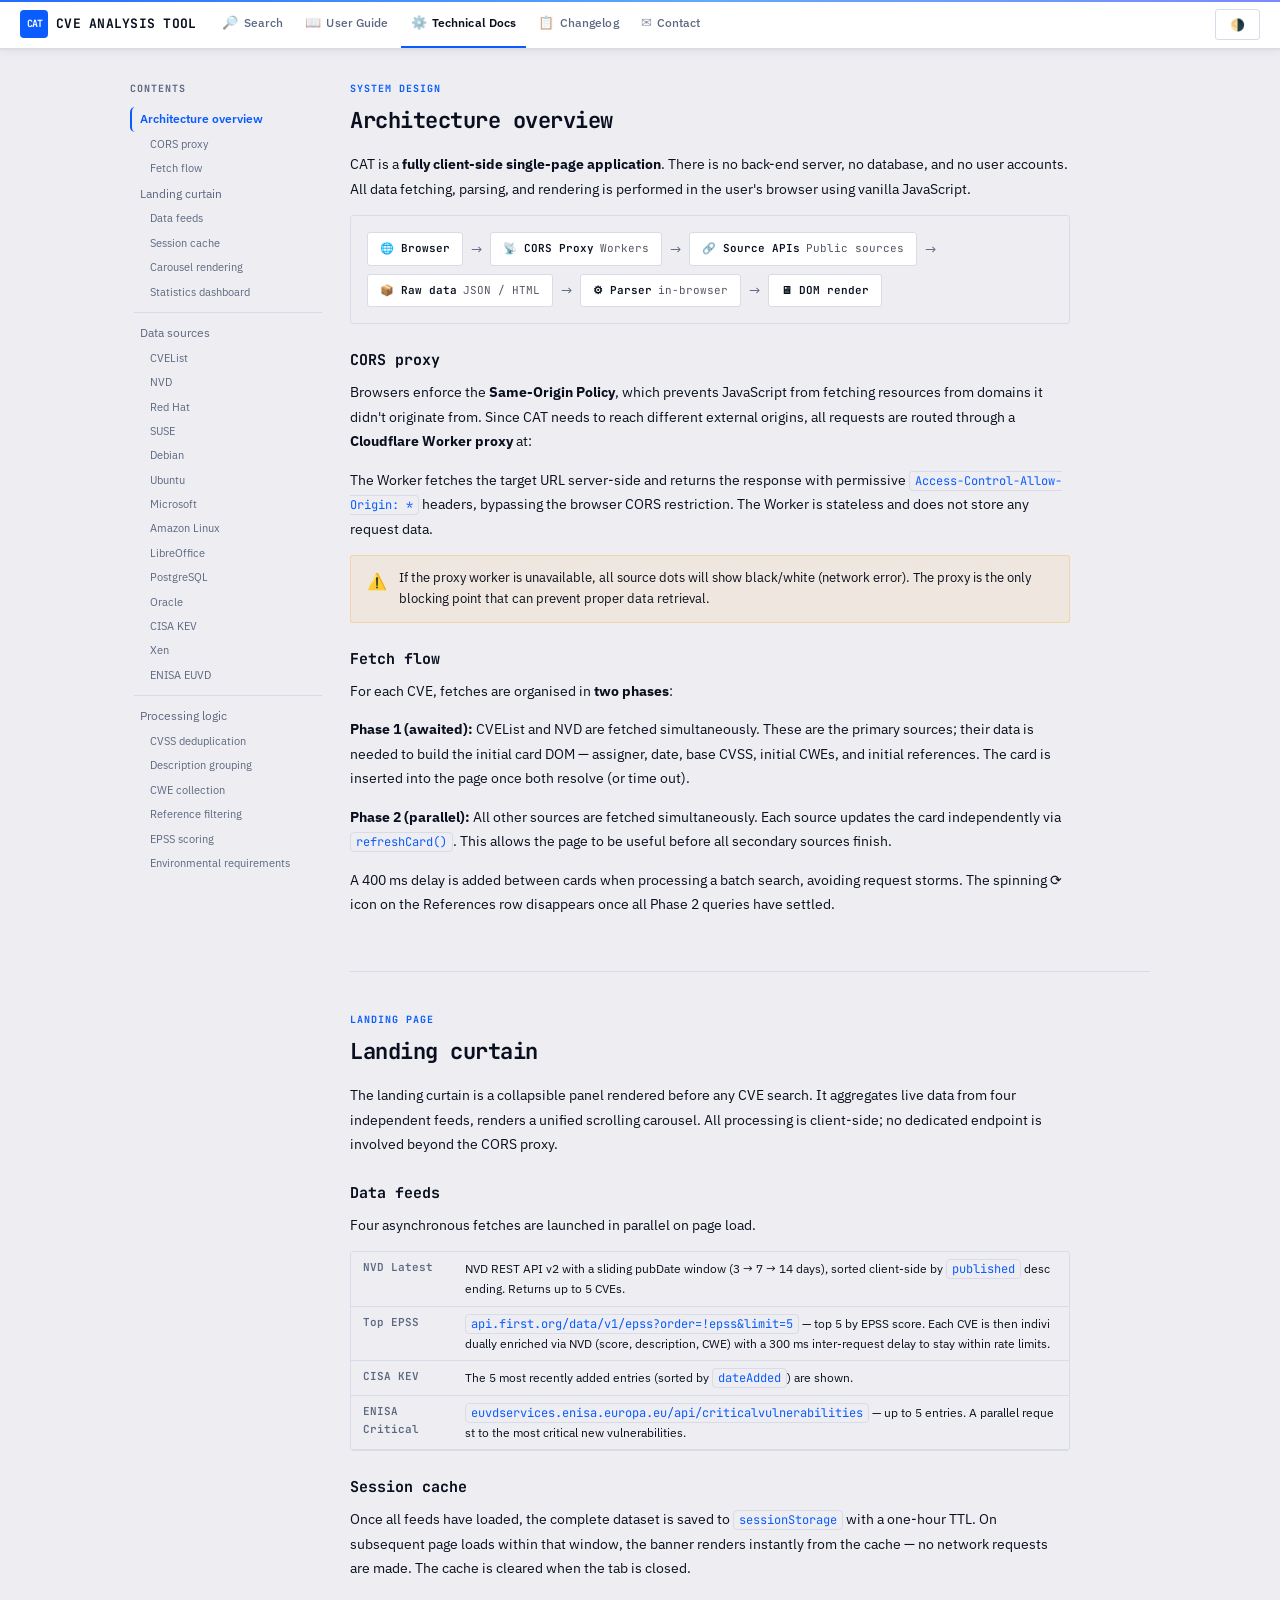
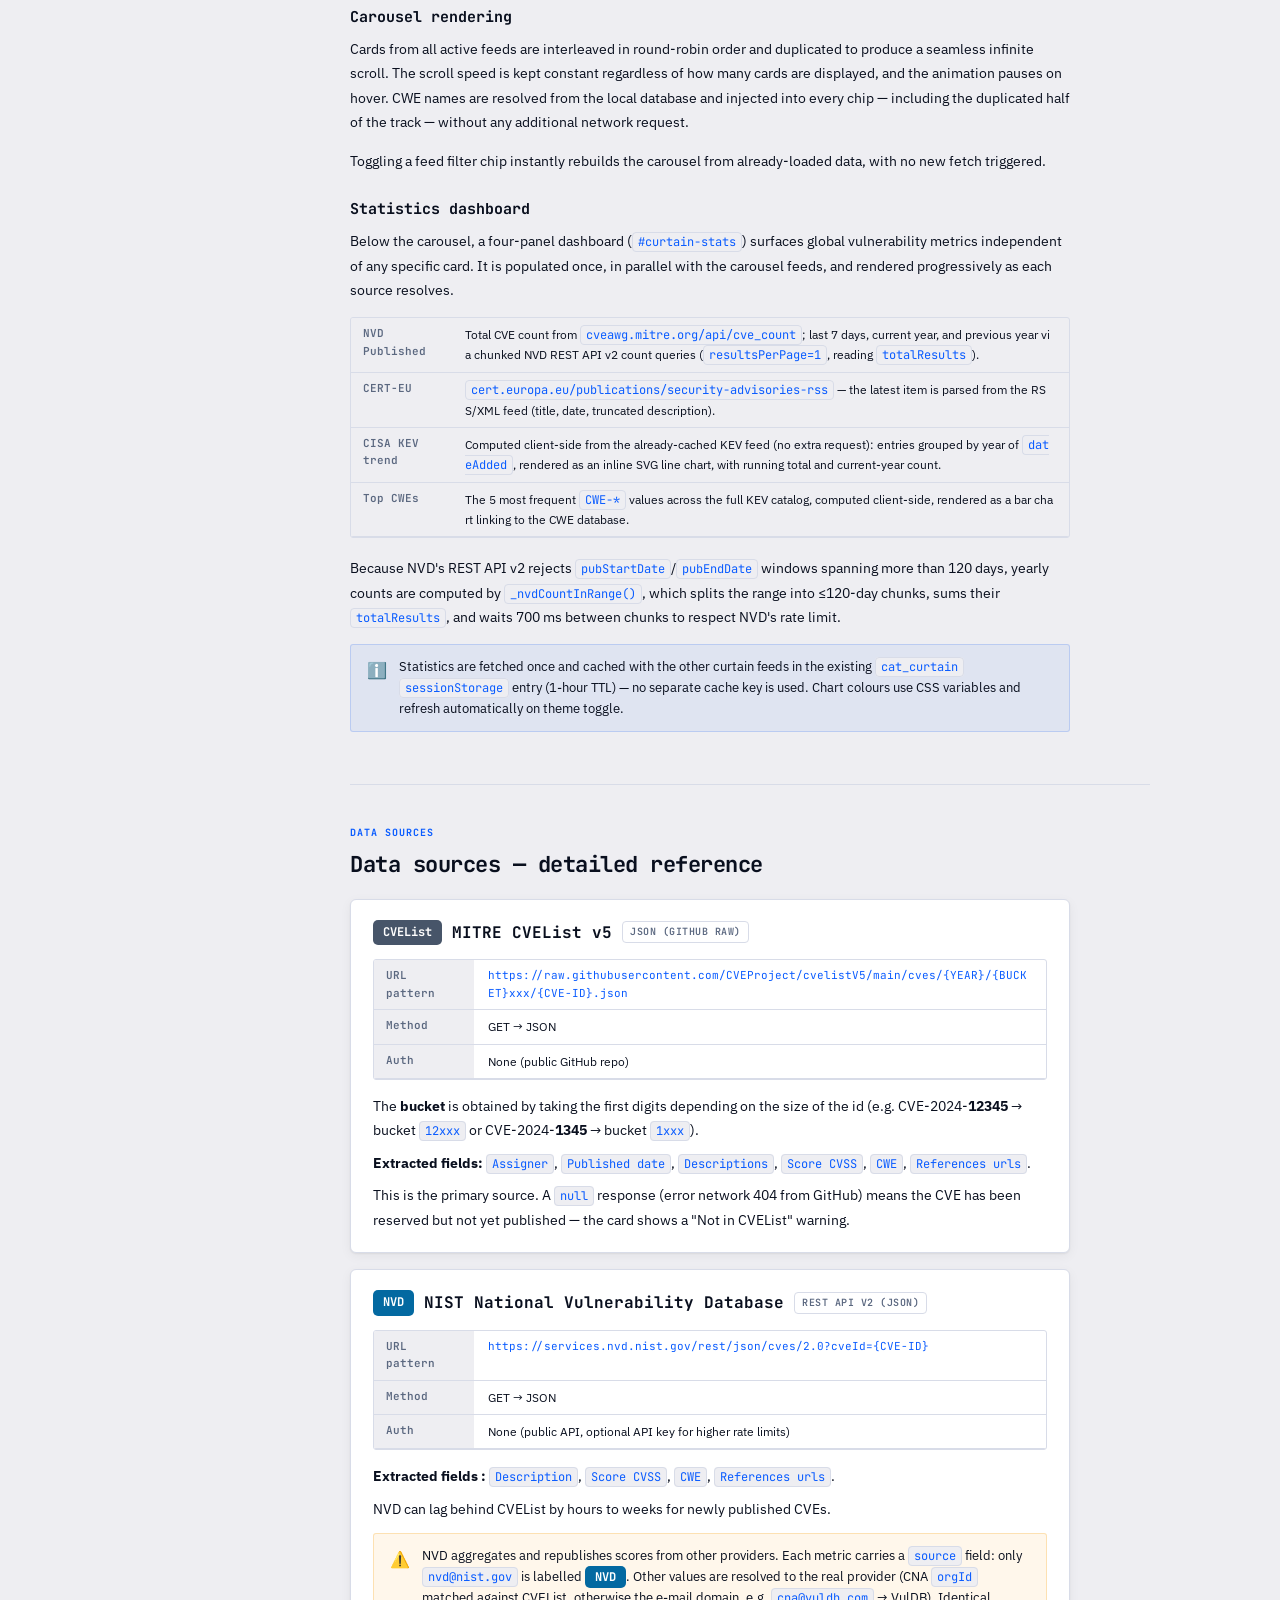
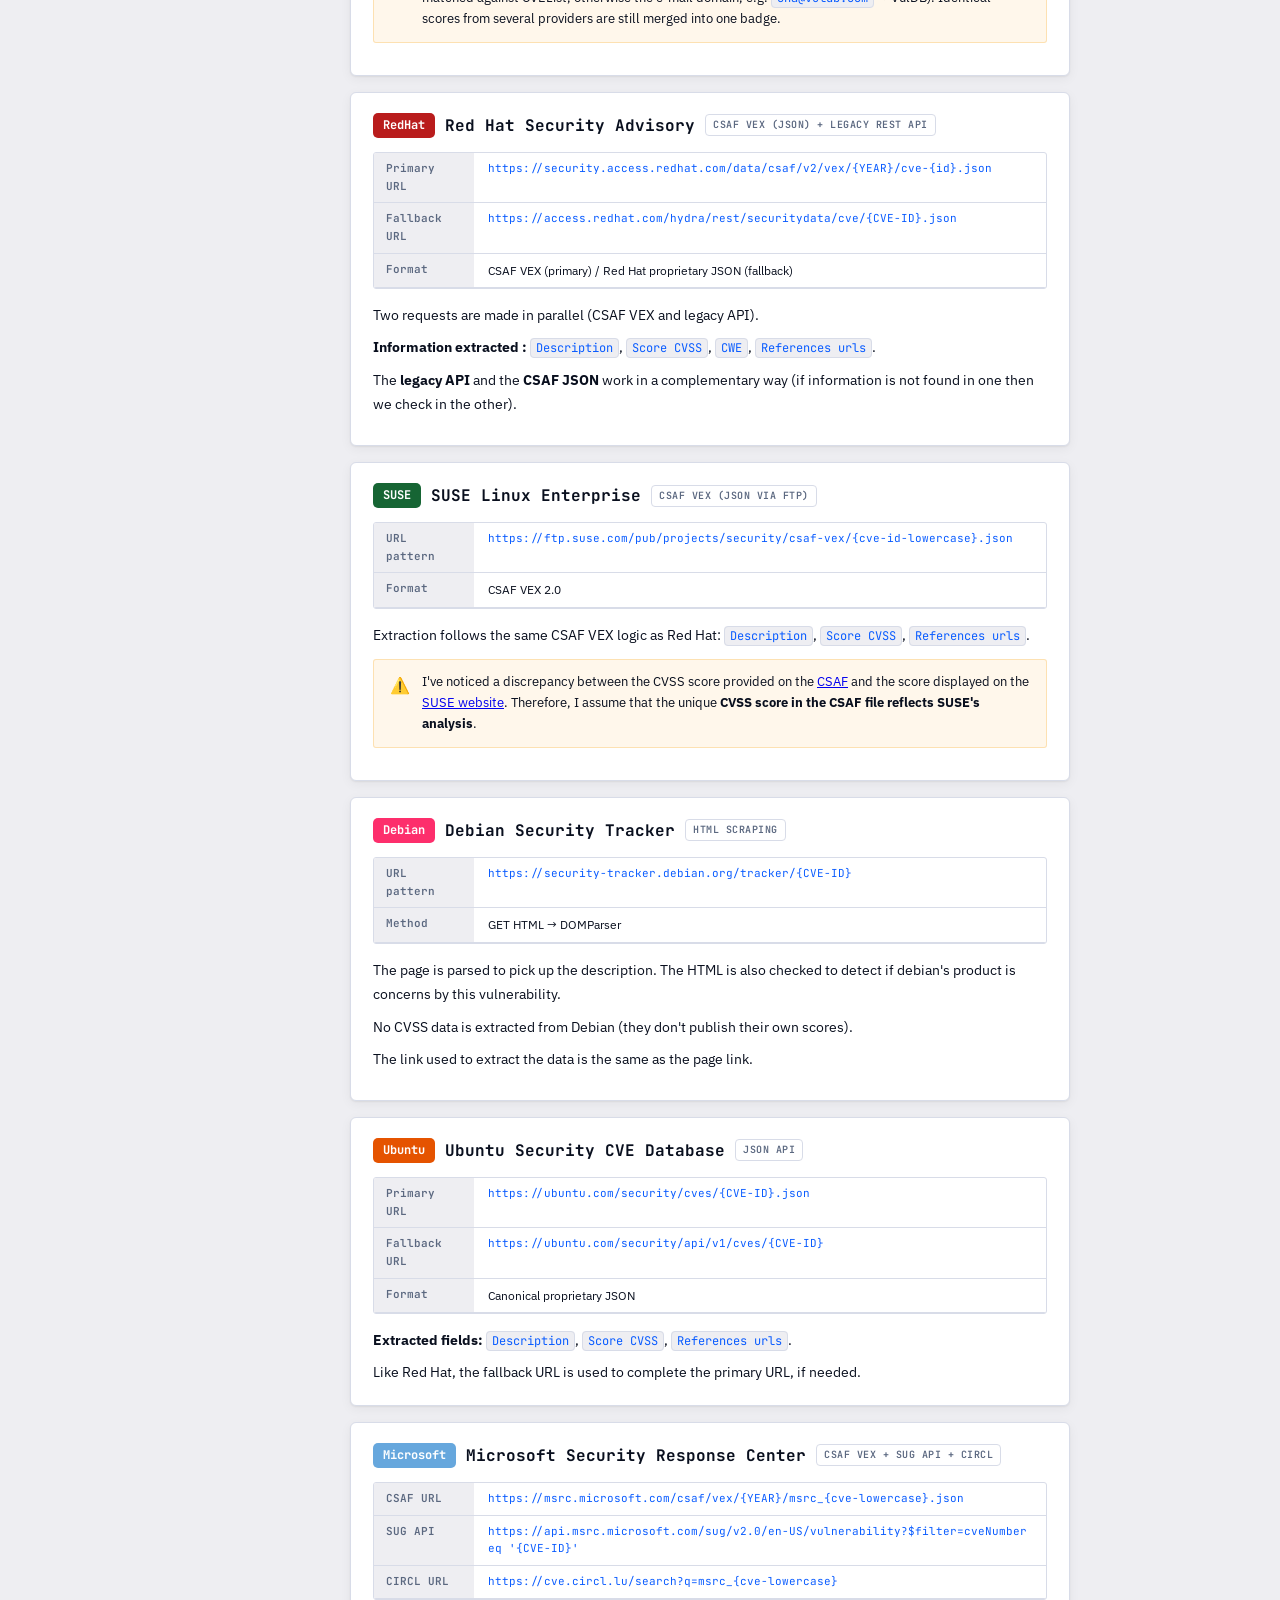
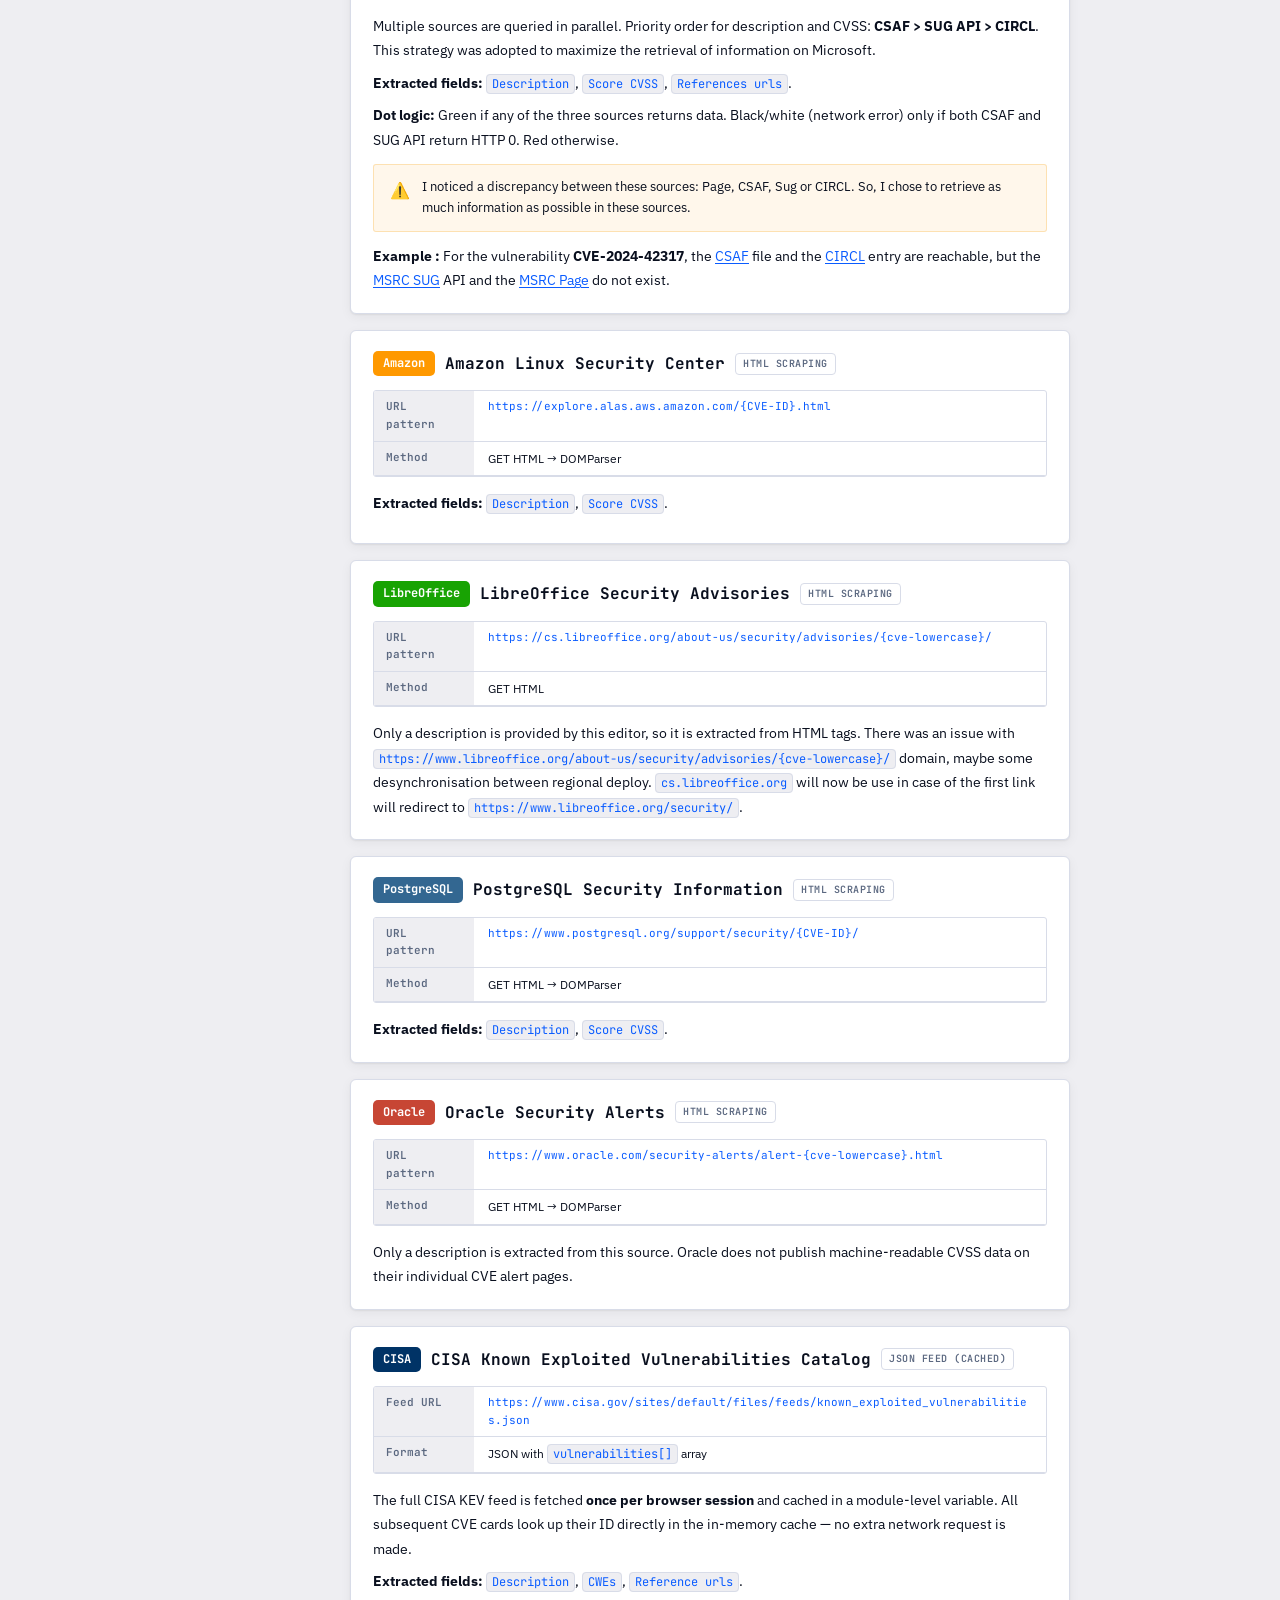
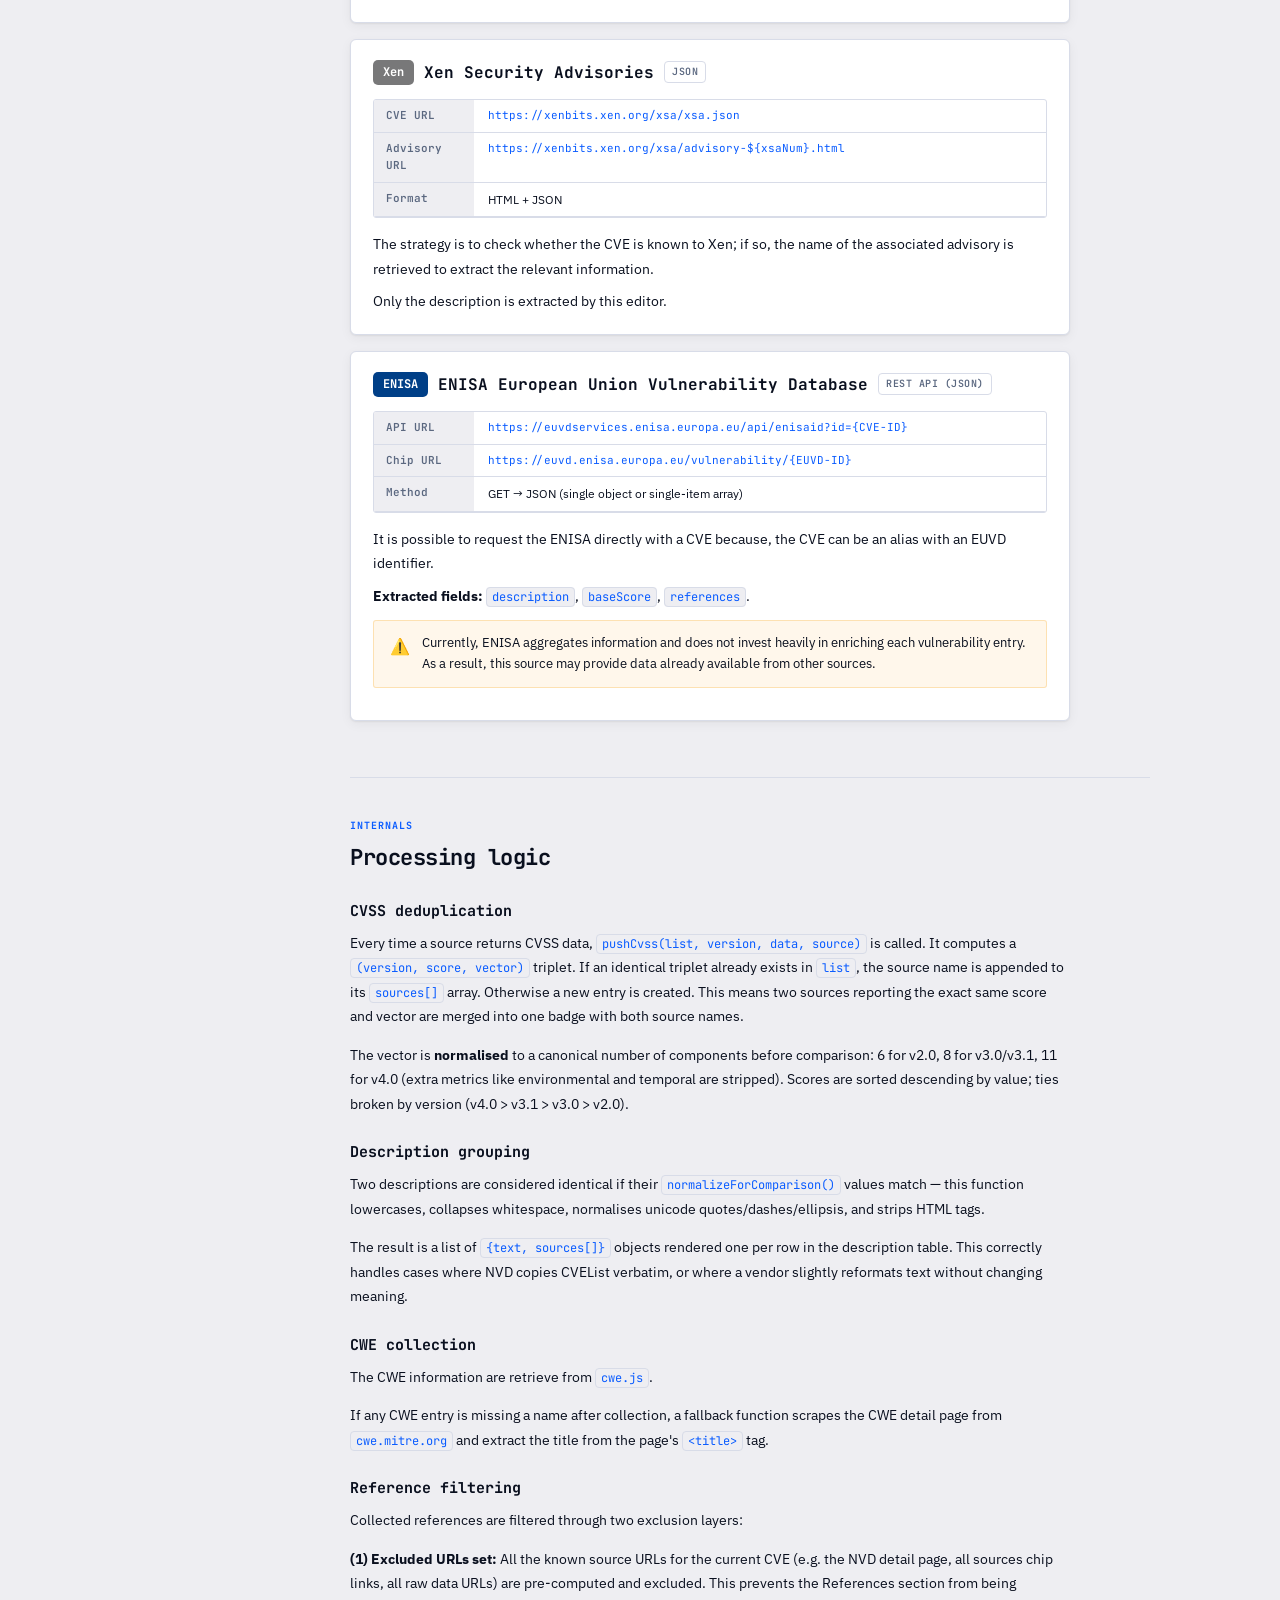
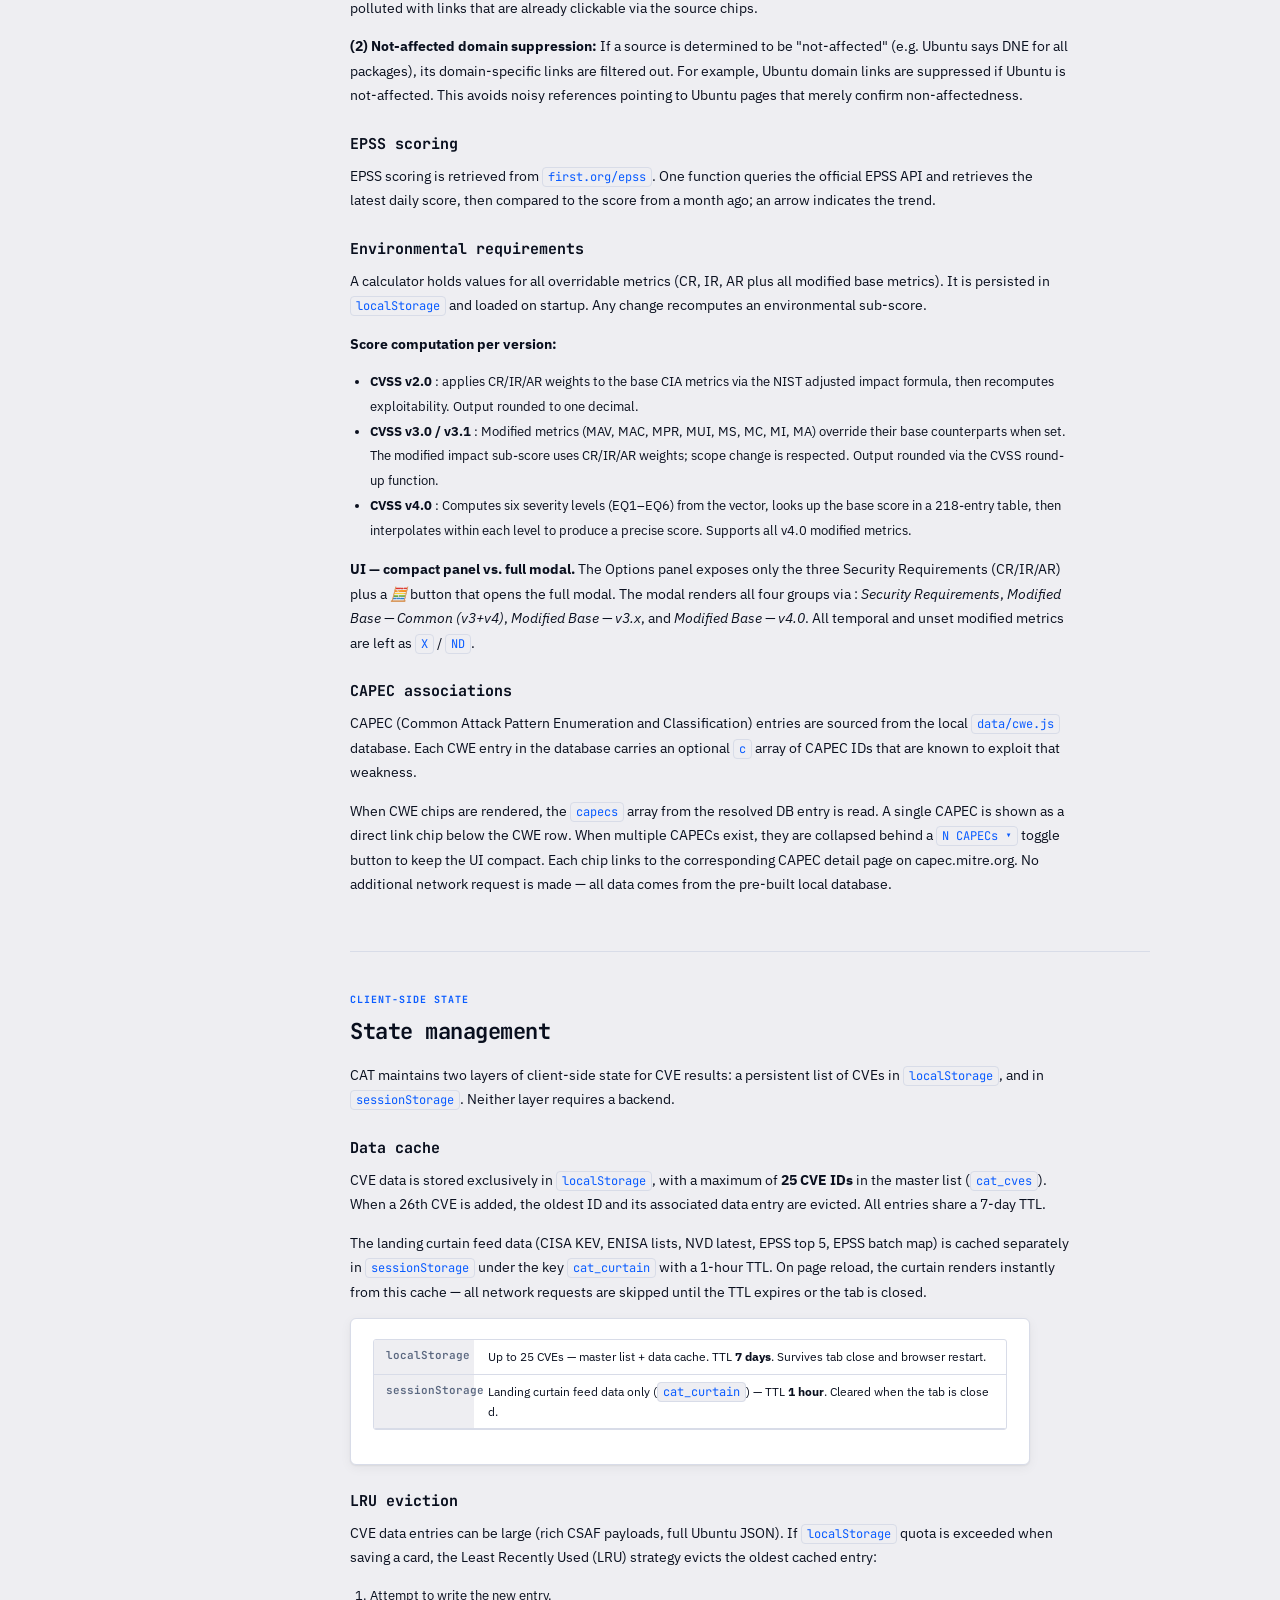
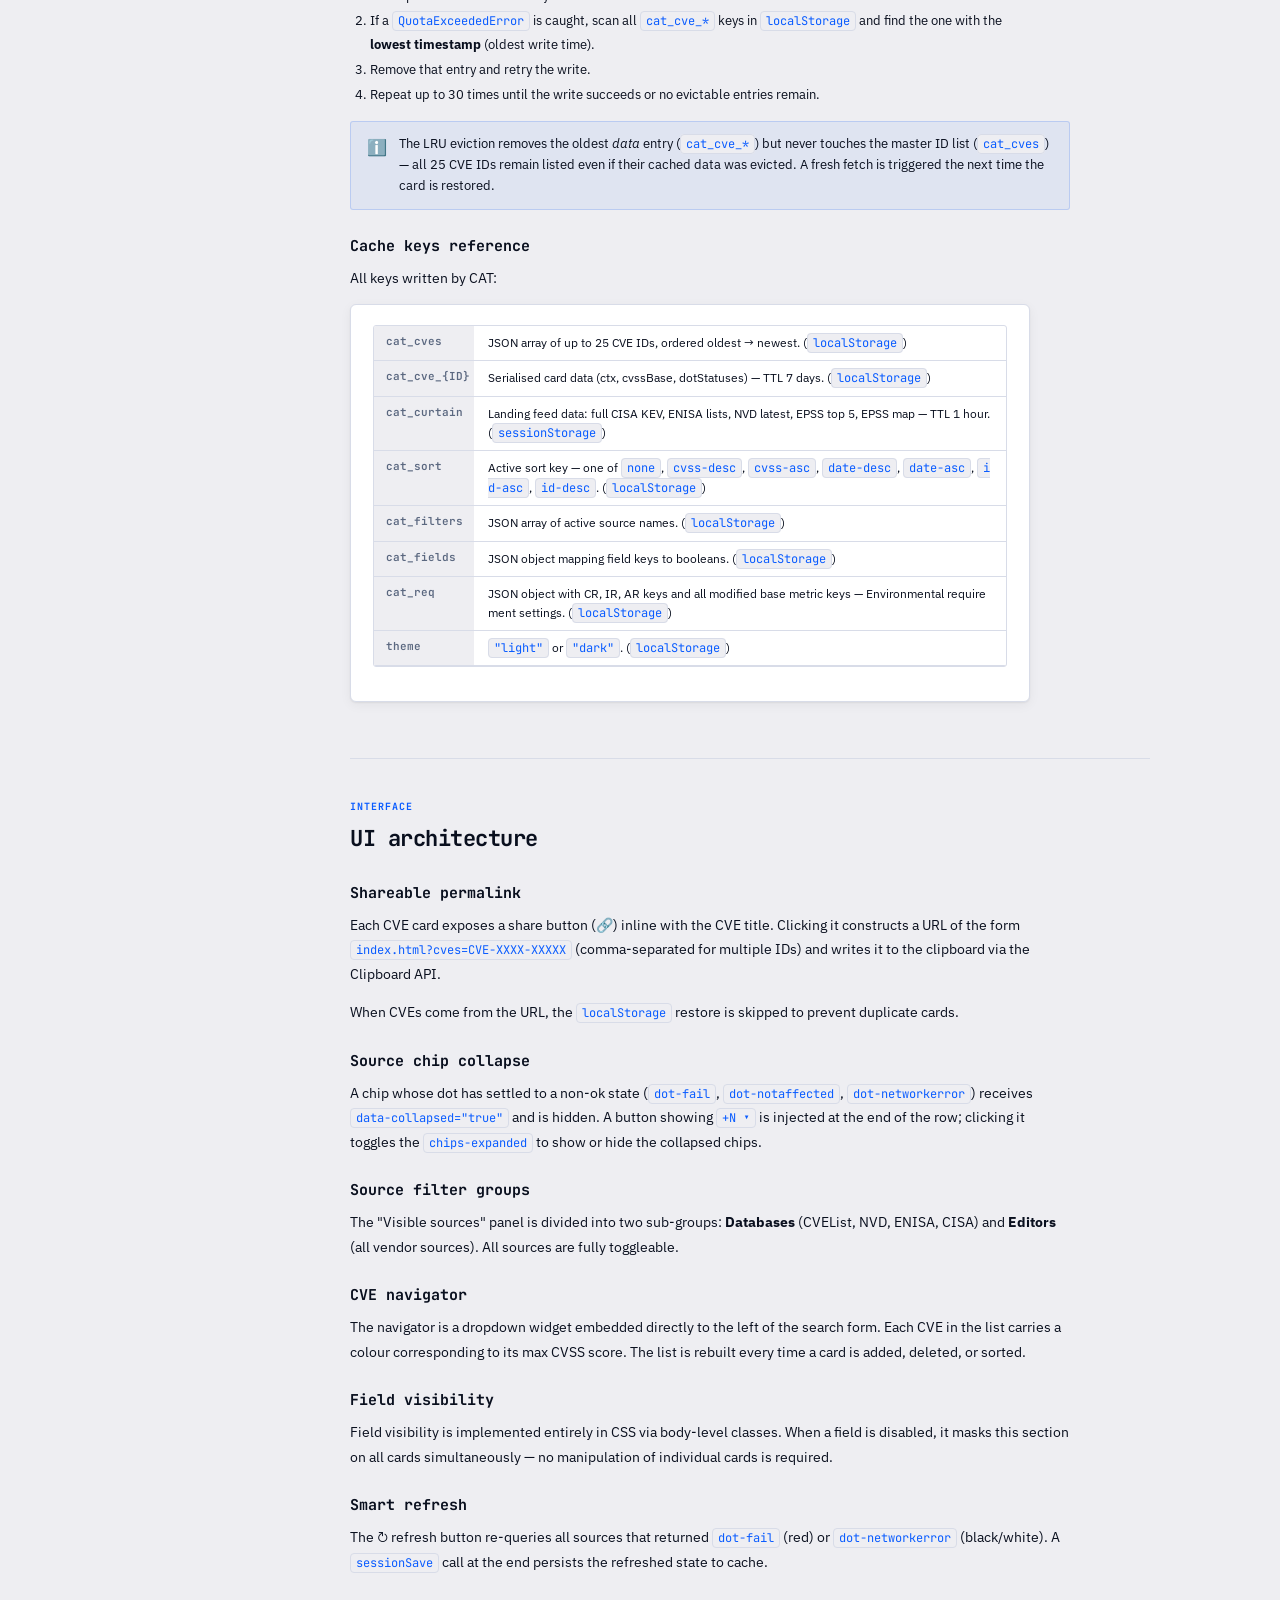
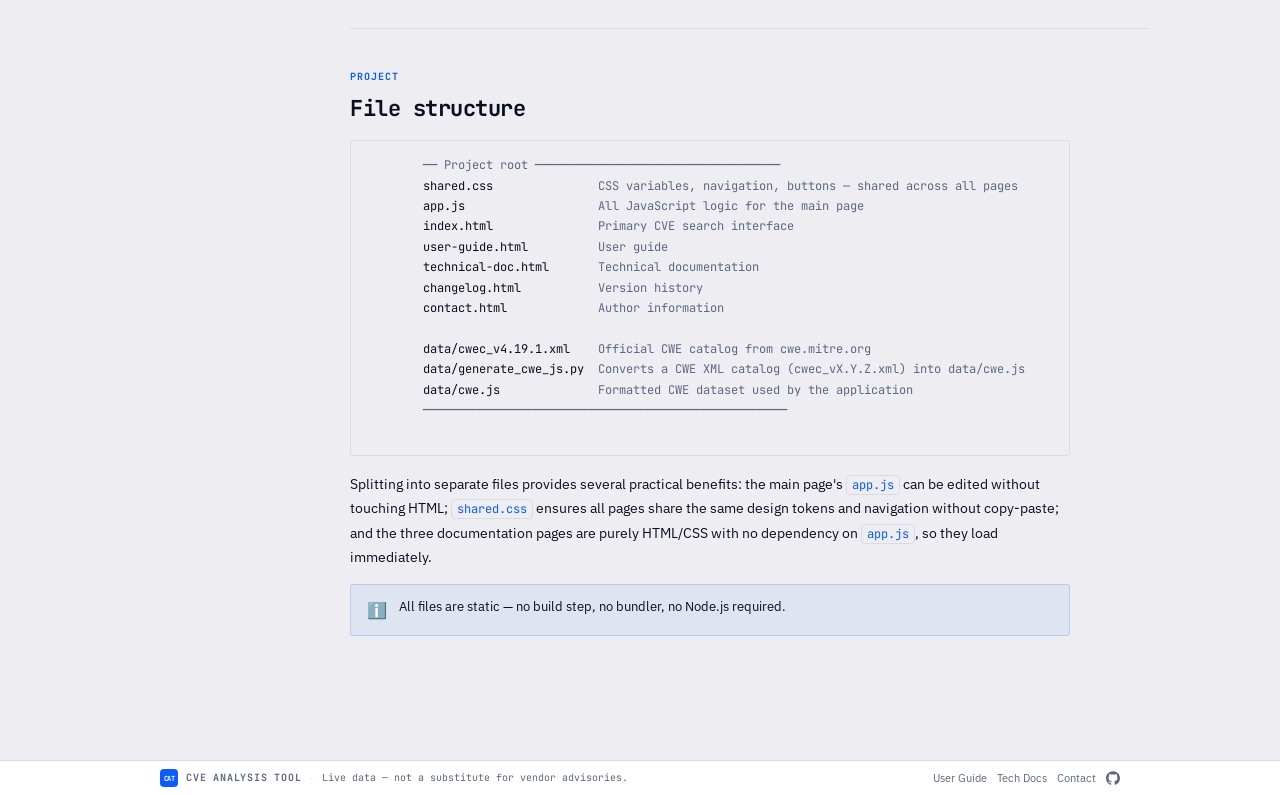
<file: technical-doc.html>
<!DOCTYPE html>
<html lang="en">
<head>
<meta charset="UTF-8">
<link rel="icon" href="favicon.ico" sizes="48x48">
<link rel="icon" href="favicon.svg" type="image/svg+xml">
<link rel="apple-touch-icon" href="apple-touch-icon.png">
<meta name="viewport" content="width=device-width, initial-scale=1.0">
<title>Technical Documentation — CVE Analysis Tool</title>
<link rel="preconnect" href="https://fonts.googleapis.com">
<link href="https://fonts.googleapis.com/css2?family=JetBrains+Mono:wght@400;600;700&family=IBM+Plex+Sans:ital,wght@0,400;0,500;0,600;1,400&display=swap" rel="stylesheet">
<link rel="stylesheet" href="shared.css">
<script>(function(){document.documentElement.setAttribute("data-theme",localStorage.getItem("theme")||"light")})();</script>
<style>
/* ── Doc layout (same as user-guide) ── */
.doc-layout {
  display: grid;
  grid-template-columns: 220px 1fr;
  gap: 0;
  max-width: 1060px;
  width: 100%;
  margin: 0 auto;
  padding: 32px 20px;
  align-items: start;
  flex: 1;
}
.doc-sidebar {
  position: sticky;
  top: 64px;
  padding-right: 24px;
  max-height: calc(100vh - 100px);
  overflow-y: auto;
}
.doc-sidebar::-webkit-scrollbar { width: 4px; }
.doc-sidebar::-webkit-scrollbar-thumb { background: var(--border); border-radius: 2px; }
.toc-title {
  font-family: var(--font-mono); font-size: 10px; font-weight: 700;
  letter-spacing: 1px; text-transform: uppercase; color: var(--text-muted); margin-bottom: 10px;
}
.toc-list { list-style: none; }
.toc-item { margin-bottom: 1px; }
.toc-link {
  display: block; padding: 4px 8px; font-size: 12px; color: var(--text-muted);
  text-decoration: none; border-radius: 5px; border-left: 2px solid transparent;
  transition: color .15s, border-color .15s, background .15s; line-height: 1.4;
}
.toc-link:hover { color: var(--text); background: var(--card-hover); }
.toc-link.active { color: var(--accent); border-left-color: var(--accent); font-weight: 600; }
.toc-link.sub { padding-left: 18px; font-size: 11px; }
.toc-sep { height: 1px; background: var(--border); margin: 8px 4px; }
/* Content */
.doc-content { min-width: 0; }
.doc-section {
  padding-bottom: 40px; margin-bottom: 40px; border-bottom: 1px solid var(--border);
}
.doc-section:last-child { border-bottom: none; }
.section-eyebrow {
  font-family: var(--font-mono); font-size: 10px; font-weight: 700;
  letter-spacing: 1px; text-transform: uppercase; color: var(--accent); margin-bottom: 6px;
}
.section-title {
  font-family: var(--font-mono); font-size: 22px; font-weight: 700;
  letter-spacing: -.5px; color: var(--text); margin-bottom: 14px;
}
.section-subtitle {
  font-family: var(--font-mono); font-size: 15px; font-weight: 700;
  color: var(--text); margin: 24px 0 8px;
}
.doc-p {
  font-size: 14px; color: var(--text); line-height: 1.75; margin-bottom: 14px; max-width: 720px;
}
.doc-p a { color: var(--accent); text-decoration: underline; text-underline-offset: 2px; }
code {
  font-family: var(--font-mono); font-size: 12px; background: var(--bg);
  border: 1px solid var(--border); padding: 1px 5px; border-radius: 4px; color: var(--accent);
}
pre {
  background: var(--bg); border: 1px solid var(--border); border-radius: var(--radius-sm);
  padding: 14px 16px; font-family: var(--font-mono); font-size: 12px; line-height: 1.7;
  overflow-x: auto; margin: 12px 0 16px; max-width: 720px; color: var(--text);
}
pre .k { color: #7c3aed; font-weight: 700; }   /* keyword */
pre .s { color: #0369a1; }                      /* string */
pre .c { color: var(--text-muted); }            /* comment */
[data-theme="dark"] pre .k { color: #a78bfa; }
[data-theme="dark"] pre .s { color: #60a5fa; }
/* Source card */
.source-card {
  background: var(--card); border: 1px solid var(--border); border-radius: var(--radius);
  padding: 20px 22px; margin: 16px 0; box-shadow: var(--shadow); max-width: 720px;
}
.source-card-header {
  display: flex; align-items: center; gap: 10px; margin-bottom: 14px; flex-wrap: wrap;
}
.source-card-badge {
  font-family: var(--font-mono); font-size: 12px; font-weight: 700;
  padding: 3px 10px; border-radius: 5px; color: #fff; flex-shrink: 0;
}
.source-card-name { font-family: var(--font-mono); font-size: 16px; font-weight: 700; }
.source-card-type {
  font-family: var(--font-mono); font-size: 10px; font-weight: 600; letter-spacing: .5px;
  text-transform: uppercase; color: var(--text-muted);
  border: 1px solid var(--border); padding: 2px 7px; border-radius: 4px;
}
.source-meta-grid {
  display: grid; grid-template-columns: 100px 1fr; gap: 0;
  border: 1px solid var(--border); border-radius: var(--radius-sm); overflow: hidden;
  margin-bottom: 14px; font-size: 13px;
}
.meta-row { display: contents; }
.meta-label {
  padding: 7px 12px; background: var(--bg); border-bottom: 1px solid var(--border);
  font-weight: 600; font-family: var(--font-mono); font-size: 11px; color: var(--text-muted);
}
.meta-val {
  padding: 7px 14px; border-bottom: 1px solid var(--border);
  font-size: 12px; word-break: break-all; color: var(--text);
}
.meta-row:last-child .meta-label,
.meta-row:last-child .meta-val { border-bottom: none; }
.meta-url { color: var(--accent); font-family: var(--font-mono); font-size: 11px; }
/* Callout */
.callout {
  display: flex; gap: 12px; padding: 12px 16px; border-radius: var(--radius-sm);
  margin: 12px 0; font-size: 13px; line-height: 1.6; max-width: 720px;
}
.callout-icon { font-size: 16px; flex-shrink: 0; margin-top: 1px; }
.callout-info { background: rgba(37,99,235,.07); border: 1px solid rgba(37,99,235,.2); color: var(--text); }
.callout-warn { background: rgba(245,158,11,.08); border: 1px solid rgba(245,158,11,.25); color: var(--text); }
/* Architecture diagram */
.arch-flow {
  display: flex; flex-wrap: wrap; align-items: center; gap: 8px;
  padding: 16px; background: var(--bg); border: 1px solid var(--border);
  border-radius: var(--radius-sm); margin: 14px 0; max-width: 720px; font-size: 12px;
}
.arch-box {
  display: flex; align-items: center; gap: 6px;
  background: var(--card); border: 1px solid var(--border);
  border-radius: var(--radius-sm); padding: 7px 12px;
  font-family: var(--font-mono); font-size: 11px; font-weight: 600;
}
.arch-arrow { color: var(--text-muted); font-size: 14px; }
/* Responsive */
@media (max-width: 760px) {
  .doc-layout { grid-template-columns: 1fr; padding: 20px 14px; }
  .doc-sidebar { display: none; }
  .section-title { font-size: 18px; }
  pre { font-size: 11px; }
}

[id] { scroll-margin-top: 68px; }
.footer-github{display:inline-flex;align-items:center}
.github-icon{width:14px;height:14px;fill:currentColor;display:block}
</style>
</head>
<body>
<header class="header">
  <div class="header-top">
    <a class="header-logo" href="index.html" title="CVE Analysis Tool">
      <div class="logo-icon">CAT</div>
      <h1>CVE Analysis Tool</h1>
    </a>
    <nav class="header-nav">
      <a href="index.html" class="nav-link"><span class="nav-icon">🔎</span><span>Search</span></a>
      <a href="user-guide.html" class="nav-link"><span class="nav-icon">📖</span><span>User Guide</span></a>
      <a href="technical-doc.html" class="nav-link active"><span class="nav-icon">⚙️</span><span>Technical Docs</span></a>
      <a href="changelog.html"     class="nav-link"><span class="nav-icon">📋</span><span>Changelog</span></a>
      <a href="contact.html"       class="nav-link"><span class="nav-icon">✉</span><span>Contact</span></a>
    </nav>
    <div class="header-controls">
      <button class="btn btn-ghost" onclick="toggleTheme()" title="Toggle theme">🌗</button>
    </div>
  </div>
</header>

<div class="doc-layout">
  <aside class="doc-sidebar">
    <div class="toc-title">Contents</div>
    <ul class="toc-list">
      <li class="toc-item"><a class="toc-link" href="#architecture">Architecture overview</a></li>
      <li class="toc-item"><a class="toc-link sub" href="#proxy">CORS proxy</a></li>
      <li class="toc-item"><a class="toc-link sub" href="#fetch-flow">Fetch flow</a></li>
      <li class="toc-item"><a class="toc-link" href="#landing-curtain">Landing curtain</a></li>
      <li class="toc-item"><a class="toc-link sub" href="#curtain-feeds">Data feeds</a></li>
      <li class="toc-item"><a class="toc-link sub" href="#curtain-cache">Session cache</a></li>
      <li class="toc-item"><a class="toc-link sub" href="#curtain-carousel">Carousel rendering</a></li>
      <li class="toc-item"><a class="toc-link sub" href="#curtain-stats">Statistics dashboard</a></li>
      <li class="toc-sep"></li>
      <li class="toc-item"><a class="toc-link" href="#sources">Data sources</a></li>
      <li class="toc-item"><a class="toc-link sub" href="#src-cvelist">CVEList</a></li>
      <li class="toc-item"><a class="toc-link sub" href="#src-nvd">NVD</a></li>
      <li class="toc-item"><a class="toc-link sub" href="#src-redhat">Red Hat</a></li>
      <li class="toc-item"><a class="toc-link sub" href="#src-suse">SUSE</a></li>
      <li class="toc-item"><a class="toc-link sub" href="#src-debian">Debian</a></li>
      <li class="toc-item"><a class="toc-link sub" href="#src-ubuntu">Ubuntu</a></li>
      <li class="toc-item"><a class="toc-link sub" href="#src-microsoft">Microsoft</a></li>
      <li class="toc-item"><a class="toc-link sub" href="#src-amazon">Amazon Linux</a></li>
      <li class="toc-item"><a class="toc-link sub" href="#src-libreoffice">LibreOffice</a></li>
      <li class="toc-item"><a class="toc-link sub" href="#src-postgresql">PostgreSQL</a></li>
      <li class="toc-item"><a class="toc-link sub" href="#src-oracle">Oracle</a></li>
      <li class="toc-item"><a class="toc-link sub" href="#src-cisa">CISA KEV</a></li>
      <li class="toc-item"><a class="toc-link sub" href="#src-xen">Xen</a></li>
      <li class="toc-item"><a class="toc-link sub" href="#src-enisa">ENISA EUVD</a></li>
      <li class="toc-sep"></li>
      <li class="toc-item"><a class="toc-link" href="#logic">Processing logic</a></li>
      <li class="toc-item"><a class="toc-link sub" href="#cvss-logic">CVSS deduplication</a></li>
      <li class="toc-item"><a class="toc-link sub" href="#desc-logic">Description grouping</a></li>
      <li class="toc-item"><a class="toc-link sub" href="#cwe-logic">CWE collection</a></li>
      <li class="toc-item"><a class="toc-link sub" href="#ref-logic">Reference filtering</a></li>
      <li class="toc-item"><a class="toc-link sub" href="#epss-logic">EPSS scoring</a></li>
      <li class="toc-item"><a class="toc-link sub" href="#env-logic">Environmental requirements</a></li>
      <li class="toc-item"><a class="toc-link sub" href="#capec-logic">CAPEC associations</a></li>


      <li class="toc-sep"></li>
      <li class="toc-item"><a class="toc-link" href="#state">State management</a></li>
      <li class="toc-item"><a class="toc-link sub" href="#datacache">Data cache</a></li>
      <li class="toc-item"><a class="toc-link sub" href="#lru">LRU eviction</a></li>
      <li class="toc-item"><a class="toc-link sub" href="#localstorage-keys">localStorage keys</a></li>
      <li class="toc-sep"></li>
      <li class="toc-item"><a class="toc-link" href="#ui">UI architecture</a></li>
      <li class="toc-item"><a class="toc-link sub" href="#ui-permalink">Shareable permalink</a></li>
      <li class="toc-item"><a class="toc-link sub" href="#ui-chip-collapse">Source chip collapse</a></li>
      <li class="toc-item"><a class="toc-link sub" href="#ui-filter-groups">Filter groups</a></li>
      <li class="toc-item"><a class="toc-link sub" href="#ui-navigator">CVE navigator</a></li>
      <li class="toc-item"><a class="toc-link sub" href="#ui-fields">Field visibility</a></li>
      <li class="toc-item"><a class="toc-link sub" href="#ui-refresh">Smart refresh</a></li>
      <li class="toc-sep"></li>
      <li class="toc-item"><a class="toc-link" href="#filestructure">File structure</a></li>
    </ul>
  </aside>

  <main class="doc-content">

    <!-- ARCHITECTURE -->
    <section class="doc-section" id="architecture">
      <div class="section-eyebrow">System design</div>
      <h2 class="section-title">Architecture overview</h2>
      <p class="doc-p">
        CAT is a <strong>fully client-side single-page application</strong>. There is no back-end server,
        no database, and no user accounts. All data fetching, parsing, and rendering is performed in the
        user's browser using vanilla JavaScript.
      </p>
      <div class="arch-flow">
        <div class="arch-box">🌐 Browser</div>
        <span class="arch-arrow">→</span>
        <div class="arch-box">📡 CORS Proxy<br><span style="font-weight:400;opacity:.7">Workers</span></div>
        <span class="arch-arrow">→</span>
        <div class="arch-box">🔗 Source APIs<br><span style="font-weight:400;opacity:.7">Public sources</span></div>
        <span class="arch-arrow">→</span>
        <div class="arch-box">📦 Raw data<br><span style="font-weight:400;opacity:.7">JSON / HTML</span></div>
        <span class="arch-arrow">→</span>
        <div class="arch-box">⚙ Parser<br><span style="font-weight:400;opacity:.7">in-browser</span></div>
        <span class="arch-arrow">→</span>
        <div class="arch-box">🖥 DOM render</div>
      </div>

      <h3 class="section-subtitle" id="proxy">CORS proxy</h3>
      <p class="doc-p">
        Browsers enforce the <strong>Same-Origin Policy</strong>, which prevents JavaScript from fetching
        resources from domains it didn't originate from. Since CAT needs to reach different external
        origins, all requests are routed through a <strong>Cloudflare Worker proxy</strong> at:
      </p>
      <p class="doc-p">
        The Worker fetches the target URL server-side and returns the response with permissive
        <code>Access-Control-Allow-Origin: *</code> headers, bypassing the browser CORS restriction.
        The Worker is stateless and does not store any request data.
      </p>
      <div class="callout callout-warn">
        <span class="callout-icon">⚠️</span>
        <span>If the proxy worker is unavailable, all source dots will show black/white (network error).
        The proxy is the only blocking point that can prevent proper data retrieval.</span>
      </div>

      <h3 class="section-subtitle" id="fetch-flow">Fetch flow</h3>
      <p class="doc-p">
        For each CVE, fetches are organised in <strong>two phases</strong>:
      </p>
      <p class="doc-p">
        <strong>Phase 1 (awaited):</strong> CVEList and NVD are fetched simultaneously.
        These are the primary sources; their data is needed to build the initial card DOM —
        assigner, date, base CVSS, initial CWEs, and initial references. The card is inserted into the
        page once both resolve (or time out).
      </p>
      <p class="doc-p">
        <strong>Phase 2 (parallel):</strong> All other sources are fetched simultaneously. Each source updates the card independently via <code>refreshCard()</code>. This allows the page to be useful before all secondary sources finish.
      </p>
      <p class="doc-p">
        A 400 ms delay is added between cards when processing a batch search, avoiding request storms.
        The spinning ⟳ icon on the References row disappears once all Phase 2 queries have settled.
      </p>
    </section>
    
    <section class="doc-section" id="landing-curtain">
  <div class="section-eyebrow">Landing page</div>
  <h2 class="section-title">Landing curtain</h2>
  <p class="doc-p">
    The landing curtain is a collapsible panel rendered before any CVE search. It aggregates live data
    from four independent feeds, renders a unified scrolling carousel. All processing is client-side; no dedicated endpoint is involved beyond the CORS proxy.
  </p>

  <h3 class="section-subtitle" id="curtain-feeds">Data feeds</h3>
  <p class="doc-p">
    Four asynchronous fetches are launched in parallel on page load.
  </p>
  <div class="source-meta-grid" style="border:1px solid var(--border);border-radius:var(--radius-sm);overflow:hidden;margin:12px 0 18px;font-size:13px;max-width:720px">
    <span class="meta-label">NVD Latest</span>
    <span class="meta-val">NVD REST API v2 with a sliding pubDate window (3 → 7 → 14 days), sorted client-side by <code>published</code> descending. Returns up to 5 CVEs.</span>
    <span class="meta-label">Top EPSS</span>
    <span class="meta-val"><code>api.first.org/data/v1/epss?order=!epss&limit=5</code> — top 5 by EPSS score. Each CVE is then individually enriched via NVD (score, description, CWE) with a 300 ms inter-request delay to stay within rate limits.</span>
    <span class="meta-label">CISA KEV</span>
    <span class="meta-val">The 5 most recently added entries (sorted by <code>dateAdded</code>) are shown.</span>
    <span class="meta-label">ENISA Critical</span>
    <span class="meta-val"><code>euvdservices.enisa.europa.eu/api/criticalvulnerabilities</code> — up to 5 entries. A parallel request to the most critical new vulnerabilities.</span>
  </div>

<h3 class="section-subtitle" id="curtain-cache">Session cache</h3>
  <p class="doc-p">
    Once all feeds have loaded, the complete dataset is saved to <code>sessionStorage</code> with a
    one-hour TTL. On subsequent page loads within that window, the banner renders instantly from the
    cache — no network requests are made. The cache is cleared when the tab is closed.
  </p>

  <h3 class="section-subtitle" id="curtain-carousel">Carousel rendering</h3>
  <p class="doc-p">
    Cards from all active feeds are interleaved in round-robin order and duplicated to produce a
    seamless infinite scroll. The scroll speed is kept constant regardless of how many cards are
    displayed, and the animation pauses on hover. CWE names are resolved from the local database
    and injected into every chip — including the duplicated half of the track — without any
    additional network request.
  </p>
  <p class="doc-p">
    Toggling a feed filter chip instantly rebuilds the carousel from already-loaded data, with no
    new fetch triggered.
  </p>

  <h3 class="section-subtitle" id="curtain-stats">Statistics dashboard</h3>
  <p class="doc-p">
    Below the carousel, a four-panel dashboard (<code>#curtain-stats</code>) surfaces global vulnerability
    metrics independent of any specific card. It is populated once, in parallel with the carousel feeds,
    and rendered progressively as each source resolves.
  </p>
  <div class="source-meta-grid" style="border:1px solid var(--border);border-radius:var(--radius-sm);overflow:hidden;margin:12px 0 18px;font-size:13px;max-width:720px">
    <span class="meta-label">NVD Published</span>
    <span class="meta-val">Total CVE count from <code>cveawg.mitre.org/api/cve_count</code>; last 7 days, current year, and previous year via chunked NVD REST API v2 count queries (<code>resultsPerPage=1</code>, reading <code>totalResults</code>).</span>
    <span class="meta-label">CERT-EU</span>
    <span class="meta-val"><code>cert.europa.eu/publications/security-advisories-rss</code> — the latest item is parsed from the RSS/XML feed (title, date, truncated description).</span>
    <span class="meta-label">CISA KEV trend</span>
    <span class="meta-val">Computed client-side from the already-cached KEV feed (no extra request): entries grouped by year of <code>dateAdded</code>, rendered as an inline SVG line chart, with running total and current-year count.</span>
    <span class="meta-label">Top CWEs</span>
    <span class="meta-val">The 5 most frequent <code>CWE-*</code> values across the full KEV catalog, computed client-side, rendered as a bar chart linking to the CWE database.</span>
  </div>
  <p class="doc-p">
    Because NVD's REST API v2 rejects <code>pubStartDate</code>/<code>pubEndDate</code> windows spanning more
    than 120 days, yearly counts are computed by <code>_nvdCountInRange()</code>, which splits the range into
    ≤120-day chunks, sums their <code>totalResults</code>, and waits 700 ms between chunks to respect NVD's
    rate limit.
  </p>
  <div class="callout callout-info">
    <span class="callout-icon">ℹ️</span>
    <span>Statistics are fetched once and cached with the other curtain feeds in the existing <code>cat_curtain</code> <code>sessionStorage</code> entry (1-hour TTL) — no separate cache key is used. Chart colours use CSS variables and refresh automatically on theme toggle.</span>
  </div>
</section>

    <!-- SOURCES -->
    <section class="doc-section" id="sources">
      <div class="section-eyebrow">Data sources</div>
      <h2 class="section-title">Data sources — detailed reference</h2>

      <!-- CVEList -->
      <div class="source-card" id="src-cvelist">
        <div class="source-card-header">
          <span class="source-card-badge badge-cvelist">CVEList</span>
          <span class="source-card-name">MITRE CVEList v5</span>
          <span class="source-card-type">JSON (GitHub raw)</span>
        </div>
        <div class="source-meta-grid">
          <span class="meta-label">URL pattern</span>
          <span class="meta-val meta-url">https://raw.githubusercontent.com/CVEProject/cvelistV5/main/cves/{YEAR}/{BUCKET}xxx/{CVE-ID}.json</span>
          <span class="meta-label">Method</span>
          <span class="meta-val">GET → JSON</span>
          <span class="meta-label">Auth</span>
          <span class="meta-val">None (public GitHub repo)</span>
        </div>
        <p class="doc-p" style="margin-bottom:8px">
          The <strong>bucket</strong> is obtained by taking the first digits depending on the size of the id (e.g. CVE-2024-<strong>12345</strong> → bucket <code>12xxx</code> or CVE-2024-<strong>1345</strong> → bucket <code>1xxx</code>).
        </p>
        <p class="doc-p" style="margin-bottom:8px">
          <strong>Extracted fields:</strong> <code>Assigner</code>,
          <code>Published date</code>,
          <code>Descriptions</code>,
          <code>Score CVSS</code>,
          <code>CWE</code>,
          <code>References urls</code>.
        </p>
        <p class="doc-p" style="margin-bottom:0">
          This is the primary source. A <code>null</code> response (error network 404 from GitHub) means
          the CVE has been reserved but not yet published — the card shows a "Not in CVEList" warning.
        </p>
      </div>

      <!-- NVD -->
      <div class="source-card" id="src-nvd">
        <div class="source-card-header">
          <span class="source-card-badge badge-nvd">NVD</span>
          <span class="source-card-name">NIST National Vulnerability Database</span>
          <span class="source-card-type">REST API v2 (JSON)</span>
        </div>
        <div class="source-meta-grid">
          <span class="meta-label">URL pattern</span>
          <span class="meta-val meta-url">https://services.nvd.nist.gov/rest/json/cves/2.0?cveId={CVE-ID}</span>
          <span class="meta-label">Method</span>
          <span class="meta-val">GET → JSON</span>
          <span class="meta-label">Auth</span>
          <span class="meta-val">None (public API, optional API key for higher rate limits)</span>
        </div>
        <p class="doc-p" style="margin-bottom:8px">
          <strong>Extracted fields :</strong>
          <code>Description</code>,
          <code>Score CVSS</code>,
          <code>CWE</code>,
          <code>References urls</code>.
        </p>
        <p class="doc-p" style="margin-bottom:0">
          NVD can lag behind CVEList by hours to weeks for newly published CVEs.
        </p>
        <div class="callout callout-warn">
        <span class="callout-icon">⚠️</span>
        <span>NVD aggregates and republishes scores from other providers. Each metric carries a <code>source</code> field: only <code>nvd@nist.gov</code> is labelled <span class="source-card-badge badge-nvd">NVD</span>. Other values are resolved to the real provider (CNA <code>orgId</code> matched against CVEList, otherwise the e-mail domain, e.g. <code>cna@vuldb.com</code> → VulDB). Identical scores from several providers are still merged into one badge.
        </span>
        </div>
      </div>

      <!-- Red Hat -->
      <div class="source-card" id="src-redhat">
        <div class="source-card-header">
          <span class="source-card-badge badge-redhat">RedHat</span>
          <span class="source-card-name">Red Hat Security Advisory</span>
          <span class="source-card-type">CSAF VEX (JSON) + Legacy REST API</span>
        </div>
        <div class="source-meta-grid">
          <span class="meta-label">Primary URL</span>
          <span class="meta-val meta-url">https://security.access.redhat.com/data/csaf/v2/vex/{YEAR}/cve-{id}.json</span>
          <span class="meta-label">Fallback URL</span>
          <span class="meta-val meta-url">https://access.redhat.com/hydra/rest/securitydata/cve/{CVE-ID}.json</span>
          <span class="meta-label">Format</span>
          <span class="meta-val">CSAF VEX (primary) / Red Hat proprietary JSON (fallback)</span>
        </div>
        <p class="doc-p" style="margin-bottom:8px">
          Two requests are made in parallel (CSAF VEX and legacy API).</p>
        <p class="doc-p" style="margin-bottom:8px"><strong>Information extracted :</strong>       
          <code>Description</code>,
          <code>Score CVSS</code>,
          <code>CWE</code>,
          <code>References urls</code>.
        </p>
        <p class="doc-p" style="margin-bottom:8px">
          The <strong>legacy API</strong> and the <strong>CSAF JSON</strong> work in a complementary way (if information is not found in one then we check in the other).
        </p>
      </div>

      <!-- SUSE -->
      <div class="source-card" id="src-suse">
        <div class="source-card-header">
          <span class="source-card-badge badge-suse">SUSE</span>
          <span class="source-card-name">SUSE Linux Enterprise</span>
          <span class="source-card-type">CSAF VEX (JSON via FTP)</span>
        </div>
        <div class="source-meta-grid">
          <span class="meta-label">URL pattern</span>
          <span class="meta-val meta-url">https://ftp.suse.com/pub/projects/security/csaf-vex/{cve-id-lowercase}.json</span>
          <span class="meta-label">Format</span>
          <span class="meta-val">CSAF VEX 2.0</span>
        </div>
        <p class="doc-p" style="margin-bottom:8px">
          Extraction follows the same CSAF VEX logic as Red Hat:     
          <code>Description</code>,
          <code>Score CVSS</code>,
          <code>References urls</code>.
        </p>
        <div class="callout callout-warn">
        <span class="callout-icon">⚠️</span>
          <span>
          I've noticed a discrepancy between the CVSS score provided on the
          <a href="https://ftp.suse.com/pub/projects/security/csaf-vex/cve-2021-30952.json"> CSAF</a> 
          and the score displayed on the 
          <a href="https://www.suse.com/security/cve/CVE-2021-30952.html">SUSE website</a>. 
          Therefore, I assume that the unique <strong>CVSS score in the CSAF file reflects SUSE's analysis</strong>.
          </span>
      </div>
      </div>

      <!-- Debian -->
      <div class="source-card" id="src-debian">
        <div class="source-card-header">
          <span class="source-card-badge badge-debian">Debian</span>
          <span class="source-card-name">Debian Security Tracker</span>
          <span class="source-card-type">HTML scraping</span>
        </div>
        <div class="source-meta-grid">
          <span class="meta-label">URL pattern</span>
          <span class="meta-val meta-url">https://security-tracker.debian.org/tracker/{CVE-ID}</span>
          <span class="meta-label">Method</span>
          <span class="meta-val">GET HTML → DOMParser</span>
        </div>
        <p class="doc-p" style="margin-bottom:8px">
          The page is parsed to pick up the description. The HTML is also checked to detect if debian's product is concerns by this vulnerability.
        </p>
        <p class="doc-p" style="margin-bottom:8px">No CVSS data is
          extracted from Debian (they don't publish their own scores). 
        </p>
        <p class="doc-p" style="margin-bottom:8px">The link used to extract the data is the same as the page link. 
        </p>
      </div>

      <!-- Ubuntu -->
      <div class="source-card" id="src-ubuntu">
        <div class="source-card-header">
          <span class="source-card-badge badge-ubuntu">Ubuntu</span>
          <span class="source-card-name">Ubuntu Security CVE Database</span>
          <span class="source-card-type">JSON API</span>
        </div>
        <div class="source-meta-grid">
          <span class="meta-label">Primary URL</span>
          <span class="meta-val meta-url">https://ubuntu.com/security/cves/{CVE-ID}.json</span>
          <span class="meta-label">Fallback URL</span>
          <span class="meta-val meta-url">https://ubuntu.com/security/api/v1/cves/{CVE-ID}</span>
          <span class="meta-label">Format</span>
          <span class="meta-val">Canonical proprietary JSON</span>
        </div>
        <p class="doc-p" style="margin-bottom:8px">
          <strong>Extracted fields:</strong> 
          <code>Description</code>,
          <code>Score CVSS</code>,
          <code>References urls</code>.
        </p>
        <p class="doc-p" style="margin-bottom:0">
          Like Red Hat, the fallback URL is used to complete the primary URL, if needed.
        </p>
      </div>

      <!-- Microsoft -->
      <div class="source-card" id="src-microsoft">
        <div class="source-card-header">
          <span class="source-card-badge badge-microsoft">Microsoft</span>
          <span class="source-card-name">Microsoft Security Response Center</span>
          <span class="source-card-type">CSAF VEX + SUG API + CIRCL</span>
        </div>
        <div class="source-meta-grid">
          <span class="meta-label">CSAF URL</span>
          <span class="meta-val meta-url">https://msrc.microsoft.com/csaf/vex/{YEAR}/msrc_{cve-lowercase}.json</span>
          <span class="meta-label">SUG API</span>
          <span class="meta-val meta-url">https://api.msrc.microsoft.com/sug/v2.0/en-US/vulnerability?$filter=cveNumber eq '{CVE-ID}'</span>
          <span class="meta-label">CIRCL URL</span>
          <span class="meta-val meta-url">https://cve.circl.lu/search?q=msrc_{cve-lowercase}</span>
        </div>
        <p class="doc-p" style="margin-bottom:8px">
          Multiple sources are queried in parallel. Priority order for description and CVSS:
          <strong>CSAF &gt; SUG API &gt; CIRCL</strong>. This strategy was adopted to maximize the retrieval of information on Microsoft.
        </p>
        <p class="doc-p" style="margin-bottom:8px">
          <strong>Extracted fields:</strong> 
          <code>Description</code>,
          <code>Score CVSS</code>,
          <code>References urls</code>.
        </p>
        <p class="doc-p" style="margin-bottom:0">
          <strong>Dot logic:</strong> Green if any of the three sources returns data. Black/white (network error) only if both CSAF and SUG API return HTTP 0. Red otherwise.
        </p>
          <div class="callout callout-warn">
          <span class="callout-icon">⚠️</span>
          <span>
            I noticed a discrepancy between these sources: Page, CSAF, Sug or CIRCL. 
            So, I chose to retrieve as much information as possible in these sources.
          </span>       
        </div>
        <p class="doc-p" style="margin-bottom:0">
          <strong>Example :</strong> 
          For the vulnerability <strong>CVE-2024-42317</strong>, the 
          <a href="https://msrc.microsoft.com/csaf/vex/2024/msrc_cve-2024-42317.json">CSAF</a> file and the 
          <a href="https://cve.circl.lu/vuln/msrc_cve-2024-42317">CIRCL</a> entry are reachable, 
          but the <a href="https://api.msrc.microsoft.com/sug/v2.0/en-US/vulnerability?%24filter=cveNumber%20eq%20%27CVE-2024-42317%27">MSRC SUG</a> API 
          and the <a href="https://msrc.microsoft.com/update-guide/vulnerability/CVE-2024-42317">MSRC Page</a> do not exist.
        </p>
      </div>

      <!-- Amazon -->
      <div class="source-card" id="src-amazon">
        <div class="source-card-header">
          <span class="source-card-badge badge-amazon">Amazon</span>
          <span class="source-card-name">Amazon Linux Security Center</span>
          <span class="source-card-type">HTML scraping</span>
        </div>
        <div class="source-meta-grid">
          <span class="meta-label">URL pattern</span>
          <span class="meta-val meta-url">https://explore.alas.aws.amazon.com/{CVE-ID}.html</span>
          <span class="meta-label">Method</span>
          <span class="meta-val">GET HTML → DOMParser</span>
        </div>
        <p class="doc-p" style="margin-bottom:8px">
          <strong>Extracted fields:</strong> 
          <code>Description</code>,
          <code>Score CVSS</code>.
        </p>
      </div>

      <!-- LibreOffice -->
      <div class="source-card" id="src-libreoffice">
        <div class="source-card-header">
          <span class="source-card-badge badge-libreoffice">LibreOffice</span>
          <span class="source-card-name">LibreOffice Security Advisories</span>
          <span class="source-card-type">HTML scraping</span>
        </div>
        <div class="source-meta-grid">
          <span class="meta-label">URL pattern</span>
          <span class="meta-val meta-url">https://cs.libreoffice.org/about-us/security/advisories/{cve-lowercase}/</span>
          <span class="meta-label">Method</span>
          <span class="meta-val">GET HTML</span>
        </div>
        <p class="doc-p" style="margin-bottom:0">
          Only a description is provided by this editor, so it is extracted from HTML tags.
          There was an issue with <code>https://www.libreoffice.org/about-us/security/advisories/{cve-lowercase}/</code> domain, maybe some desynchronisation between regional deploy. <code>cs.libreoffice.org</code> will now be use in case of the first link will redirect to <code>https://www.libreoffice.org/security/</code>.
        </p>
      </div>

      <!-- PostgreSQL -->
      <div class="source-card" id="src-postgresql">
        <div class="source-card-header">
          <span class="source-card-badge badge-postgresql">PostgreSQL</span>
          <span class="source-card-name">PostgreSQL Security Information</span>
          <span class="source-card-type">HTML scraping</span>
        </div>
        <div class="source-meta-grid">
          <span class="meta-label">URL pattern</span>
          <span class="meta-val meta-url">https://www.postgresql.org/support/security/{CVE-ID}/</span>
          <span class="meta-label">Method</span>
          <span class="meta-val">GET HTML → DOMParser</span>
        </div>
        <p class="doc-p" style="margin-bottom:0">
            <strong>Extracted fields:</strong> 
            <code>Description</code>,
            <code>Score CVSS</code>.
        </p>
      </div>

      <!-- Oracle -->
      <div class="source-card" id="src-oracle">
        <div class="source-card-header">
          <span class="source-card-badge badge-oracle">Oracle</span>
          <span class="source-card-name">Oracle Security Alerts</span>
          <span class="source-card-type">HTML scraping</span>
        </div>
        <div class="source-meta-grid">
          <span class="meta-label">URL pattern</span>
          <span class="meta-val meta-url">https://www.oracle.com/security-alerts/alert-{cve-lowercase}.html</span>
          <span class="meta-label">Method</span>
          <span class="meta-val">GET HTML → DOMParser</span>
        </div>
        <p class="doc-p" style="margin-bottom:0">
          Only a description is extracted from this source. Oracle does not publish machine-readable CVSS data on their individual CVE alert pages.
        </p>
      </div>

      <!-- CISA -->
      <div class="source-card" id="src-cisa">
        <div class="source-card-header">
          <span class="source-card-badge badge-cisa">CISA</span>
          <span class="source-card-name">CISA Known Exploited Vulnerabilities Catalog</span>
          <span class="source-card-type">JSON feed (cached)</span>
        </div>
        <div class="source-meta-grid">
          <span class="meta-label">Feed URL</span>
          <span class="meta-val meta-url">https://www.cisa.gov/sites/default/files/feeds/known_exploited_vulnerabilities.json</span>
          <span class="meta-label">Format</span>
          <span class="meta-val">JSON with <code>vulnerabilities[]</code> array</span>
        </div>
        <p class="doc-p" style="margin-bottom:8px">
          The full CISA KEV feed is fetched <strong>once per browser session</strong> and cached in a
          module-level variable. All subsequent CVE cards look up their ID directly in the in-memory
          cache — no extra network request is made.
        </p>
          <p class="doc-p" style="margin-bottom:8px">
            <strong>Extracted fields:</strong> 
            <code>Description</code>,
            <code>CWEs</code>,
            <code>Reference urls</code>.
        </p>
      </div>
      <!-- Xen -->
      <div class="source-card" id="src-xen">
        <div class="source-card-header">
          <span class="source-card-badge badge-xen">Xen</span>
          <span class="source-card-name">Xen Security Advisories</span>
          <span class="source-card-type">JSON</span>
        </div>
        <div class="source-meta-grid">
          <span class="meta-label">CVE URL</span>
          <span class="meta-val meta-url">https://xenbits.xen.org/xsa/xsa.json</span>
          <span class="meta-label">Advisory URL</span>
          <span class="meta-val meta-url">https://xenbits.xen.org/xsa/advisory-${xsaNum}.html</span>
          <span class="meta-label">Format</span>
          <span class="meta-val">HTML + JSON</span>
        </div>
        <p class="doc-p" style="margin-bottom:8px">
          The strategy is to check whether the CVE is known to Xen; if so, the name of the associated advisory is retrieved to extract the relevant information.
        </p>
        <p class="doc-p" style="margin-bottom:0">
          Only the description is extracted by this editor.
        </p>
      </div>

      <!-- ENISA EUVD -->
      <div class="source-card" id="src-enisa">
        <div class="source-card-header">
          <span class="source-card-badge badge-enisa">ENISA</span>
          <span class="source-card-name">ENISA European Union Vulnerability Database</span>
          <span class="source-card-type">REST API (JSON)</span>
        </div>
        <div class="source-meta-grid">
          <span class="meta-label">API URL</span>
          <span class="meta-val meta-url">https://euvdservices.enisa.europa.eu/api/enisaid?id={CVE-ID}</span>
          <span class="meta-label">Chip URL</span>
          <span class="meta-val meta-url">https://euvd.enisa.europa.eu/vulnerability/{EUVD-ID}</span>
          <span class="meta-label">Method</span>
          <span class="meta-val">GET → JSON (single object or single-item array)</span>
        </div>
        <p class="doc-p" style="margin-bottom:8px">
          It is possible to request the ENISA directly with a CVE because, the CVE can be an alias with an EUVD identifier.
        </p>
        <p class="doc-p" style="margin-bottom:8px">
          <strong>Extracted fields:</strong>
          <code>description</code>,
          <code>baseScore</code>,
          <code>references</code>.
        </p>
        <div class="callout callout-warn">
        <span class="callout-icon">⚠️</span>
        <span>Currently, ENISA aggregates information and does not invest heavily in enriching each vulnerability entry. As a result, this source may provide data already available from other sources.
        </span>
        </div>
      </div>
    </section>

    <!-- PROCESSING LOGIC -->
    <section class="doc-section" id="logic">
      <div class="section-eyebrow">Internals</div>
      <h2 class="section-title">Processing logic</h2>

      <h3 class="section-subtitle" id="cvss-logic">CVSS deduplication</h3>
      <p class="doc-p">
        Every time a source returns CVSS data, <code>pushCvss(list, version, data, source)</code> is
        called. It computes a <code>(version, score, vector)</code> triplet. If an identical triplet
        already exists in <code>list</code>, the source name is appended to its <code>sources[]</code>
        array. Otherwise a new entry is created. This means two sources reporting the exact same score
        and vector are merged into one badge with both source names.
      </p>
      <p class="doc-p">
        The vector is <strong>normalised</strong> to a canonical number of components before comparison:
        6 for v2.0, 8 for v3.0/v3.1, 11 for v4.0 (extra metrics like environmental and temporal are
        stripped). Scores are sorted descending by value; ties broken by version (v4.0 &gt; v3.1 &gt; v3.0 &gt; v2.0).
      </p>

      <h3 class="section-subtitle" id="desc-logic">Description grouping</h3>
      <p class="doc-p">
        Two descriptions are considered identical if their
        <code>normalizeForComparison()</code> values match — this function lowercases, collapses
        whitespace, normalises unicode quotes/dashes/ellipsis, and strips HTML tags.
      </p>
      <p class="doc-p">
        The result is a list of <code>{text, sources[]}</code> objects rendered one per row in the
        description table. This correctly handles cases where NVD copies CVEList verbatim, or where
        a vendor slightly reformats text without changing meaning.
      </p>

      <h3 class="section-subtitle" id="cwe-logic">CWE collection</h3>
      <p class="doc-p">
        The CWE information are retrieve from <code>cwe.js</code>.
      </p>
      <p class="doc-p">
        If any CWE entry is missing a name after collection, a fallback function scrapes the CWE detail page from <code>cwe.mitre.org</code> and extract the title from the page's <code>&lt;title&gt;</code> tag.
      </p>

      <h3 class="section-subtitle" id="ref-logic">Reference filtering</h3>
      <p class="doc-p">
        Collected references are filtered through two exclusion layers:
      </p>
      <p class="doc-p">
        <strong>(1) Excluded URLs set:</strong> All the known source URLs for the current CVE
        (e.g. the NVD detail page, all sources chip links, all raw data URLs) are pre-computed and excluded. This prevents the References section from being polluted with links that are already clickable via the source chips.
      </p>
      <p class="doc-p">
        <strong>(2) Not-affected domain suppression:</strong> If a source is determined to be
        "not-affected" (e.g. Ubuntu says DNE for all packages), its domain-specific links are filtered
        out. For example, Ubuntu domain links are suppressed if Ubuntu is not-affected. This avoids
        noisy references pointing to Ubuntu pages that merely confirm non-affectedness.
      </p>

      <h3 class="section-subtitle" id="epss-logic">EPSS scoring</h3>
      <p class="doc-p">
        EPSS scoring is retrieved from <code>first.org/epss</code>. 
        One function queries the official EPSS API and retrieves the latest daily score, then compared to the score from a month ago; an arrow indicates the trend.
      </p>

      <h3 class="section-subtitle" id="env-logic">Environmental requirements</h3>
      <p class="doc-p">
        A calculator holds values for all overridable metrics (CR, IR, AR plus
        all modified base metrics). It is persisted in <code>localStorage</code>
        and loaded on startup. Any change recomputes an environmental sub-score.
      </p>
      <p class="doc-p">
        <strong>Score computation per version:</strong>
      </p>
      <ul style="font-size:13px;line-height:1.9;padding-left:20px;max-width:720px;margin-bottom:14px;color:var(--text)">
        <li><strong>CVSS v2.0</strong> : applies CR/IR/AR weights to the base CIA metrics via the NIST adjusted impact formula, then recomputes exploitability. Output rounded to one decimal.</li>
        <li><strong>CVSS v3.0 / v3.1</strong> : Modified metrics (MAV, MAC, MPR, MUI, MS, MC, MI, MA) override their base counterparts when set. The modified impact sub-score uses CR/IR/AR weights; scope change is respected. Output rounded via the CVSS round-up function.</li>
        <li><strong>CVSS v4.0</strong> : Computes six severity levels (EQ1–EQ6) from the vector, looks up the base score in a 218-entry table, then interpolates within each level to produce a precise score. Supports all v4.0 modified metrics.</li>      
      </ul>
      <p class="doc-p">
        <strong>UI — compact panel vs. full modal.</strong> The Options panel exposes only the three
        Security Requirements (CR/IR/AR) plus a <em>🧮</em> button that opens the full modal. The modal
        renders all four groups via :
        <em>Security Requirements</em>, <em>Modified Base — Common (v3+v4)</em>,
        <em>Modified Base — v3.x</em>, and <em>Modified Base — v4.0</em>.
        All temporal and unset modified metrics are left as <code>X</code> / <code>ND</code>.
      </p>

      <h3 class="section-subtitle" id="capec-logic">CAPEC associations</h3>
      <p class="doc-p">
        CAPEC (Common Attack Pattern Enumeration and Classification) entries are sourced from the local
        <code>data/cwe.js</code> database. Each CWE entry in the database carries an optional <code>c</code>
        array of CAPEC IDs that are known to exploit that weakness.
      </p>
      <p class="doc-p">
        When CWE chips are rendered, the <code>capecs</code> array from
        the resolved DB entry is read. A single CAPEC is shown as a direct link chip below the CWE row. When multiple
        CAPECs exist, they are collapsed behind a <code>N CAPECs ▾</code> toggle button to keep the UI compact.
        Each chip links to the corresponding CAPEC detail page on capec.mitre.org. No additional network
        request is made — all data comes from the pre-built local database.
      </p>
    </section>

    <!-- STATE MANAGEMENT -->
    <section class="doc-section" id="state">
      <div class="section-eyebrow">Client-side state</div>
      <h2 class="section-title">State management</h2>
      <p class="doc-p">
        CAT maintains two layers of client-side state for CVE results: a persistent list of CVEs in
        <code>localStorage</code>, and in <code>sessionStorage</code>.
        Neither layer requires a backend.
      </p>
      <h3 class="section-subtitle" id="datacache">Data cache</h3>
      <p class="doc-p">
        CVE data is stored exclusively in <code>localStorage</code>, with a maximum of <strong>25 CVE IDs</strong> in the master list (<code>cat_cves</code>). When a 26th CVE is added, the oldest ID and its associated data entry are evicted. All entries share a 7-day TTL.
      </p>
      <p class="doc-p">
        The landing curtain feed data (CISA KEV, ENISA lists, NVD latest, EPSS top 5, EPSS batch map) is cached separately in <code>sessionStorage</code> under the key <code>cat_curtain</code> with a 1-hour TTL. On page reload, the curtain renders instantly from this cache — all network requests are skipped until the TTL expires or the tab is closed.
      </p>
      <div class="source-card" style="max-width:680px;margin:10px 0 20px">
        <div class="source-meta-grid">
          <span class="meta-label">localStorage</span>
          <span class="meta-val">Up to 25 CVEs — master list + data cache. TTL <strong>7 days</strong>. Survives tab close and browser restart.</span>
          <span class="meta-label">sessionStorage</span>
          <span class="meta-val">Landing curtain feed data only (<code>cat_curtain</code>) — TTL <strong>1 hour</strong>. Cleared when the tab is closed.</span>
        </div>
      </div>
      <h3 class="section-subtitle" id="lru">LRU eviction</h3>
        <p class="doc-p">
          CVE data entries can be large (rich CSAF payloads, full Ubuntu JSON). If <code>localStorage</code> quota is exceeded when saving a card, the Least Recently Used (LRU) strategy evicts the oldest cached entry:
        </p>
        <ol style="font-size:13px;line-height:1.9;padding-left:20px;max-width:680px;margin-bottom:14px;color:var(--text)">
          <li>Attempt to write the new entry.</li>
          <li>If a <code>QuotaExceededError</code> is caught, scan all <code>cat_cve_*</code> keys in
              <code>localStorage</code> and find the one with the <strong>lowest
              timestamp</strong> (oldest write time).</li>
          <li>Remove that entry and retry the write.</li>
          <li>Repeat up to 30 times until the write succeeds or no evictable entries remain.</li>
        </ol>
      <div class="callout callout-info">
        <span class="callout-icon">ℹ️</span>
          <span>The LRU eviction removes the oldest <em>data</em> entry (<code>cat_cve_*</code>) but never touches the master ID list (<code>cat_cves</code>) — all 25 CVE IDs remain listed even if their cached data was evicted. A fresh fetch is triggered the next time the card is restored.</span>    
      </div>

      <h3 class="section-subtitle" id="localstorage-keys">Cache keys reference</h3>
      <p class="doc-p">All keys written by CAT:</p>
      <div class="source-card" style="max-width:680px;margin:10px 0 16px">
        <div class="source-meta-grid">
          <span class="meta-label">cat_cves</span>
          <span class="meta-val">JSON array of up to 25 CVE IDs, ordered oldest → newest. (<code>localStorage</code>)</span>
          <span class="meta-label">cat_cve_{ID}</span>
          <span class="meta-val">Serialised card data (ctx, cvssBase, dotStatuses) — TTL 7 days. (<code>localStorage</code>)</span>
          <span class="meta-label">cat_curtain</span>
          <span class="meta-val">Landing feed data: full CISA KEV, ENISA lists, NVD latest, EPSS top 5, EPSS map — TTL 1 hour. (<code>sessionStorage</code>)</span>
          <span class="meta-label">cat_sort</span>
          <span class="meta-val">Active sort key — one of <code>none</code>, <code>cvss-desc</code>, <code>cvss-asc</code>, <code>date-desc</code>, <code>date-asc</code>, <code>id-asc</code>, <code>id-desc</code>. (<code>localStorage</code>)</span>
          <span class="meta-label">cat_filters</span>
          <span class="meta-val">JSON array of active source names. (<code>localStorage</code>)</span>
          <span class="meta-label">cat_fields</span>
          <span class="meta-val">JSON object mapping field keys to booleans. (<code>localStorage</code>)</span>
          <span class="meta-label">cat_req</span>
          <span class="meta-val">JSON object with CR, IR, AR keys and all modified base metric keys — Environmental requirement settings. (<code>localStorage</code>)</span>
          <span class="meta-label">theme</span>
          <span class="meta-val"><code>"light"</code> or <code>"dark"</code>. (<code>localStorage</code>)</span>
        </div>
      </div>
    </section>

    <!-- UI ARCHITECTURE -->
    <section class="doc-section" id="ui">
      <div class="section-eyebrow">Interface</div>
      <h2 class="section-title">UI architecture</h2>

      <h3 class="section-subtitle" id="ui-permalink">Shareable permalink</h3>
      <p class="doc-p">
        Each CVE card exposes a share button (🔗) inline with the CVE title. Clicking it constructs a URL of the form
        <code>index.html?cves=CVE-XXXX-XXXXX</code> (comma-separated for multiple IDs) and writes it
        to the clipboard via the Clipboard API.
      </p>
      <p class="doc-p">
        When CVEs come from the URL, the <code>localStorage</code> restore
        is skipped to prevent duplicate cards.
      </p>

      <h3 class="section-subtitle" id="ui-chip-collapse">Source chip collapse</h3>
      <p class="doc-p">
        A chip whose dot has settled to a non-ok state
        (<code>dot-fail</code>, <code>dot-notaffected</code>, <code>dot-networkerror</code>) receives
        <code>data-collapsed="true"</code> and is hidden. A button showing
        <code>+N ▾</code> is injected at the end of the row; clicking it toggles the
        <code>chips-expanded</code>
        to show or hide the collapsed chips.
      </p>

      <h3 class="section-subtitle" id="ui-filter-groups">Source filter groups</h3>
      <p class="doc-p">
        The "Visible sources" panel is divided into two sub-groups:
        <strong>Databases</strong> (CVEList, NVD, ENISA, CISA) and <strong>Editors</strong> (all vendor sources).
        All sources are fully toggleable.
      </p>

      <h3 class="section-subtitle" id="ui-navigator">CVE navigator</h3>
      <p class="doc-p">
        The navigator is a dropdown widget embedded directly to the left of the search form.
        Each CVE in the list carries a colour corresponding to its max CVSS score. The list is rebuilt every time a card is added, deleted, or sorted.
      </p>

      <h3 class="section-subtitle" id="ui-fields">Field visibility</h3>
      <p class="doc-p">
        Field visibility is implemented entirely in CSS via body-level classes. When a field is disabled, it masks this section on all cards simultaneously — no manipulation of individual cards is required.
      </p>

      <h3 class="section-subtitle" id="ui-refresh">Smart refresh</h3>
      <p class="doc-p">
        The ↻ refresh button re-queries all sources that returned <code>dot-fail</code> (red) or <code>dot-networkerror</code> (black/white). A <code>sessionSave</code> call at the end persists the refreshed state to cache.
      </p>
    </section>

    <!-- FILE STRUCTURE -->
    <section class="doc-section" id="filestructure">
      <div class="section-eyebrow">Project</div>
      <h2 class="section-title">File structure</h2>
      <pre>
        <span class="c">── Project root ───────────────────────────────────</span>
        shared.css               <span class="c">CSS variables, navigation, buttons — shared across all pages</span>
        app.js                   <span class="c">All JavaScript logic for the main page</span>
        index.html               <span class="c">Primary CVE search interface</span>
        user-guide.html          <span class="c">User guide</span>
        technical-doc.html       <span class="c">Technical documentation</span>
        changelog.html           <span class="c">Version history</span>
        contact.html             <span class="c">Author information</span>

        data/cwec_v4.19.1.xml    <span class="c">Official CWE catalog from cwe.mitre.org</span>
        data/generate_cwe_js.py  <span class="c">Converts a CWE XML catalog (cwec_vX.Y.Z.xml) into data/cwe.js</span>
        data/cwe.js              <span class="c">Formatted CWE dataset used by the application</span>
        <span class="c">────────────────────────────────────────────────────</span>
      </pre>

      <p class="doc-p">
        Splitting into separate files provides several practical benefits: the main page's <code>app.js</code> can be edited without touching HTML; <code>shared.css</code> ensures all pages share the same design tokens and navigation without copy-paste; and the three documentation pages are purely HTML/CSS with no dependency on <code>app.js</code>, so they load immediately.
      </p>
      <div class="callout callout-info">
        <span class="callout-icon">ℹ️</span>
        <span>All files are static — no build step, no bundler, no Node.js required.</span>
      </div>
    </section>

  </main>
</div>

<footer class="footer">
  <div class="footer-inner">
    <div class="footer-left">
      <div class="footer-logo-icon">CAT</div>
      <span class="footer-brand-name">CVE Analysis Tool</span>
      <span class="footer-sep">·</span>
      <span class="footer-disclaimer">Live data — not a substitute for vendor advisories.</span>
    </div>
    <div class="footer-links">
      <a href="user-guide.html">User Guide</a>
      <a href="technical-doc.html">Tech Docs</a>
      <a href="contact.html">Contact</a>
      <a href="https://github.com/Alex-BRZK" target="_blank" rel="noopener noreferrer" class="footer-github" title="GitHub — Alex-BRZK">
        <svg class="github-icon" xmlns="http://www.w3.org/2000/svg" viewBox="0 0 24 24" aria-hidden="true"><path d="M12 .297c-6.63 0-12 5.373-12 12 0 5.303 3.438 9.8 8.205 11.385.6.113.82-.258.82-.577 0-.285-.01-1.04-.015-2.04-3.338.724-4.042-1.61-4.042-1.61-.546-1.385-1.335-1.755-1.335-1.755-1.087-.744.084-.729.084-.729 1.205.084 1.838 1.236 1.838 1.236 1.07 1.835 2.809 1.305 3.495.998.108-.776.417-1.305.76-1.605-2.665-.3-5.466-1.332-5.466-5.93 0-1.31.465-2.38 1.235-3.22-.135-.303-.54-1.523.105-3.176 0 0 1.005-.322 3.3 1.23.96-.267 1.98-.399 3-.405 1.02.006 2.04.138 3 .405 2.28-1.552 3.285-1.23 3.285-1.23.645 1.653.24 2.873.12 3.176.765.84 1.23 1.91 1.23 3.22 0 4.61-2.805 5.625-5.475 5.92.42.36.81 1.096.81 2.22 0 1.606-.015 2.896-.015 3.286 0 .315.21.69.825.57C20.565 22.092 24 17.592 24 12.297c0-6.627-5.373-12-12-12"/></svg>
      </a>
    </div>
  </div>
</footer>

<script>
function toggleTheme() {
  const next = document.documentElement.getAttribute("data-theme") === "dark" ? "light" : "dark";
  document.documentElement.setAttribute("data-theme", next);
  localStorage.setItem("theme", next);
}
const sections = document.querySelectorAll(".doc-section, .source-card");
const tocLinks = document.querySelectorAll(".toc-link");
const observer = new IntersectionObserver(entries => {
  entries.forEach(entry => {
    if (entry.isIntersecting) {
      const id = entry.target.id;
      tocLinks.forEach(l => l.classList.toggle("active", l.getAttribute("href") === "#" + id));
    }
  });
}, { rootMargin: "-20% 0% -70% 0%" });
sections.forEach(s => { if (s.id) observer.observe(s); });
</script>
</body>
</html>
</file>
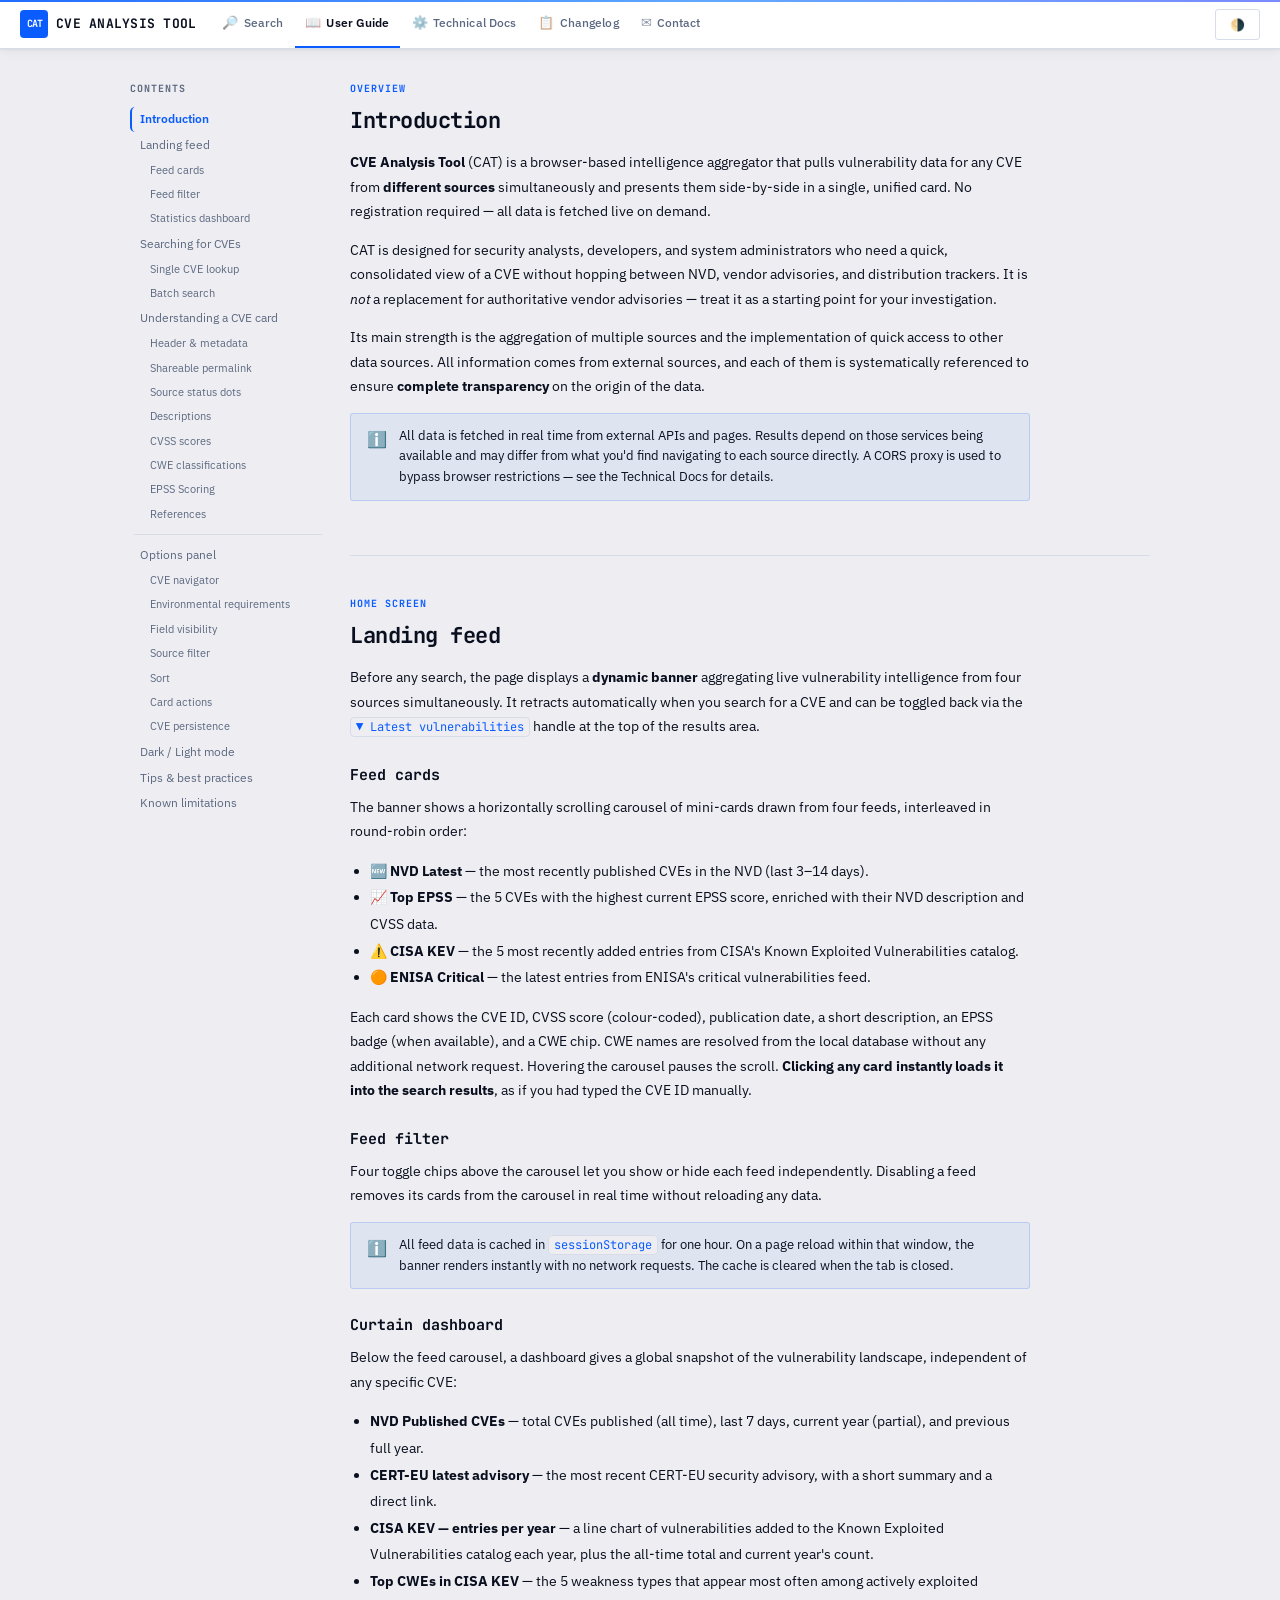
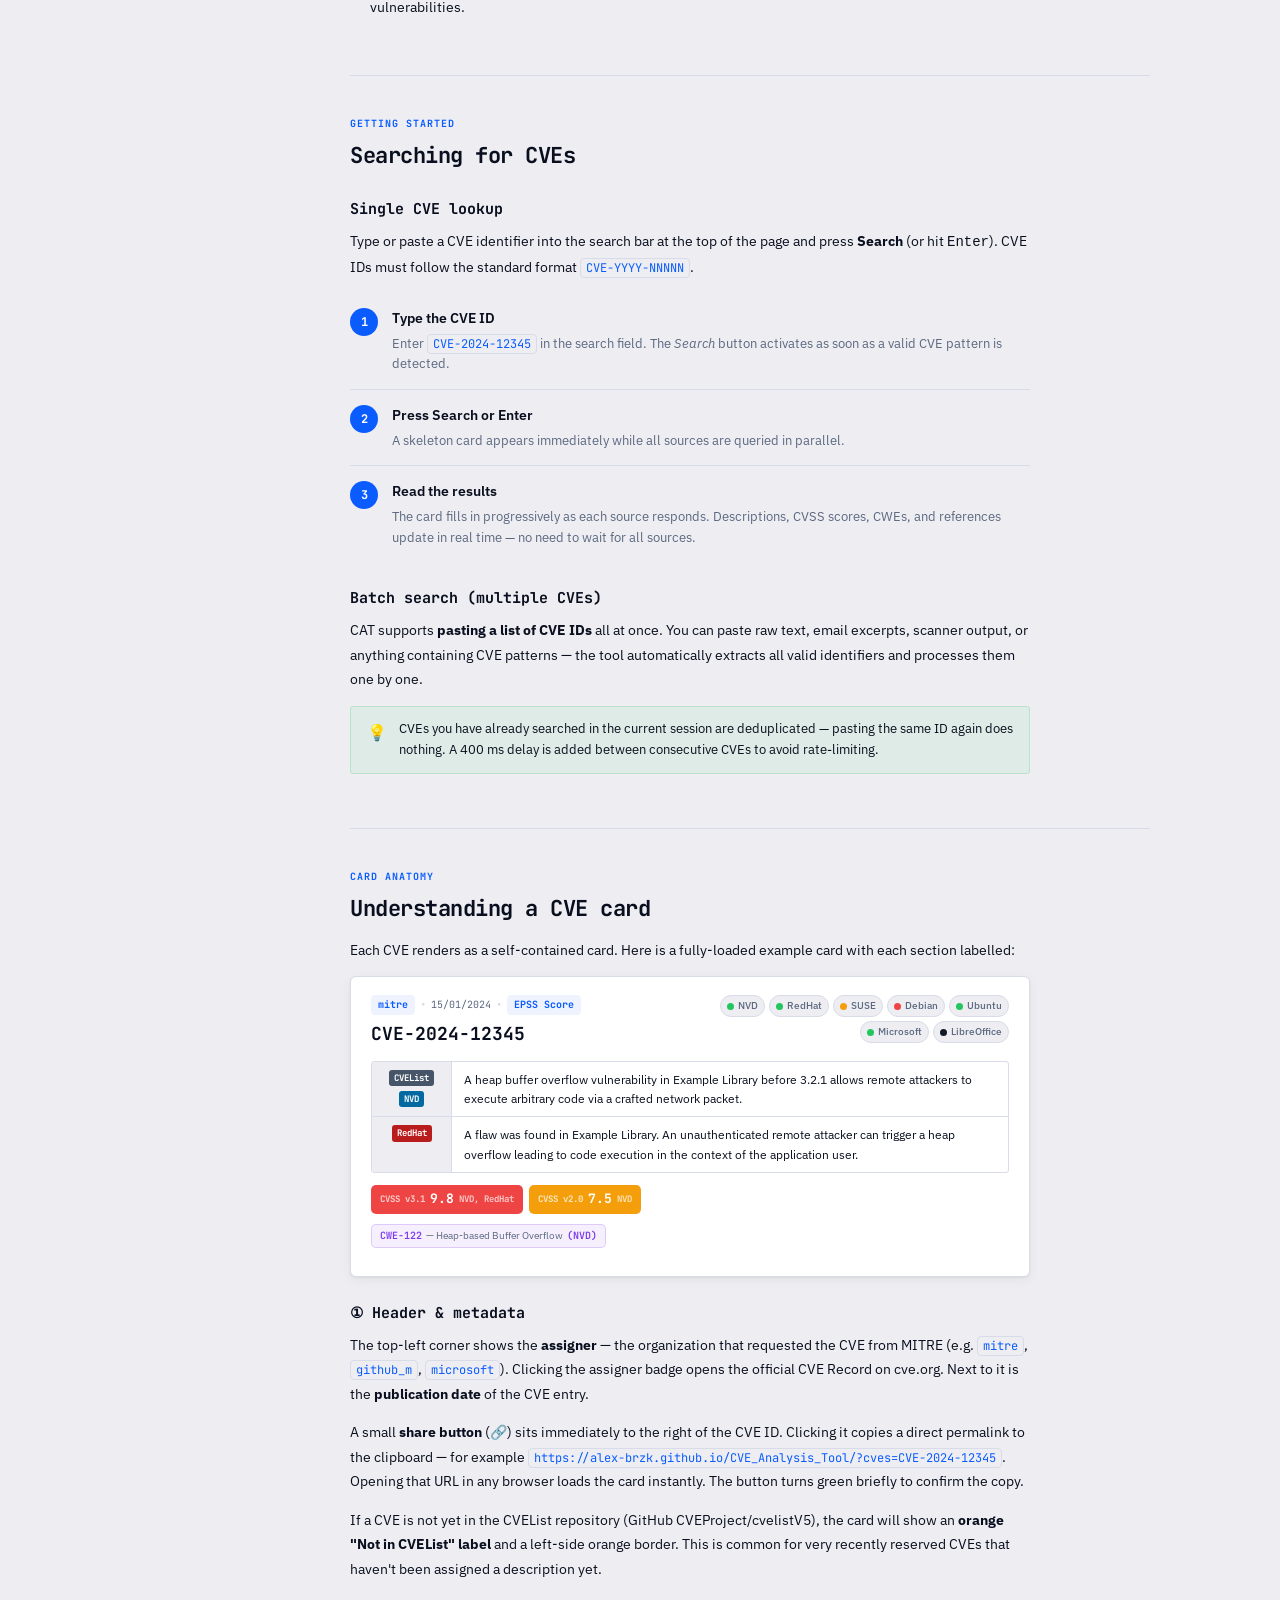
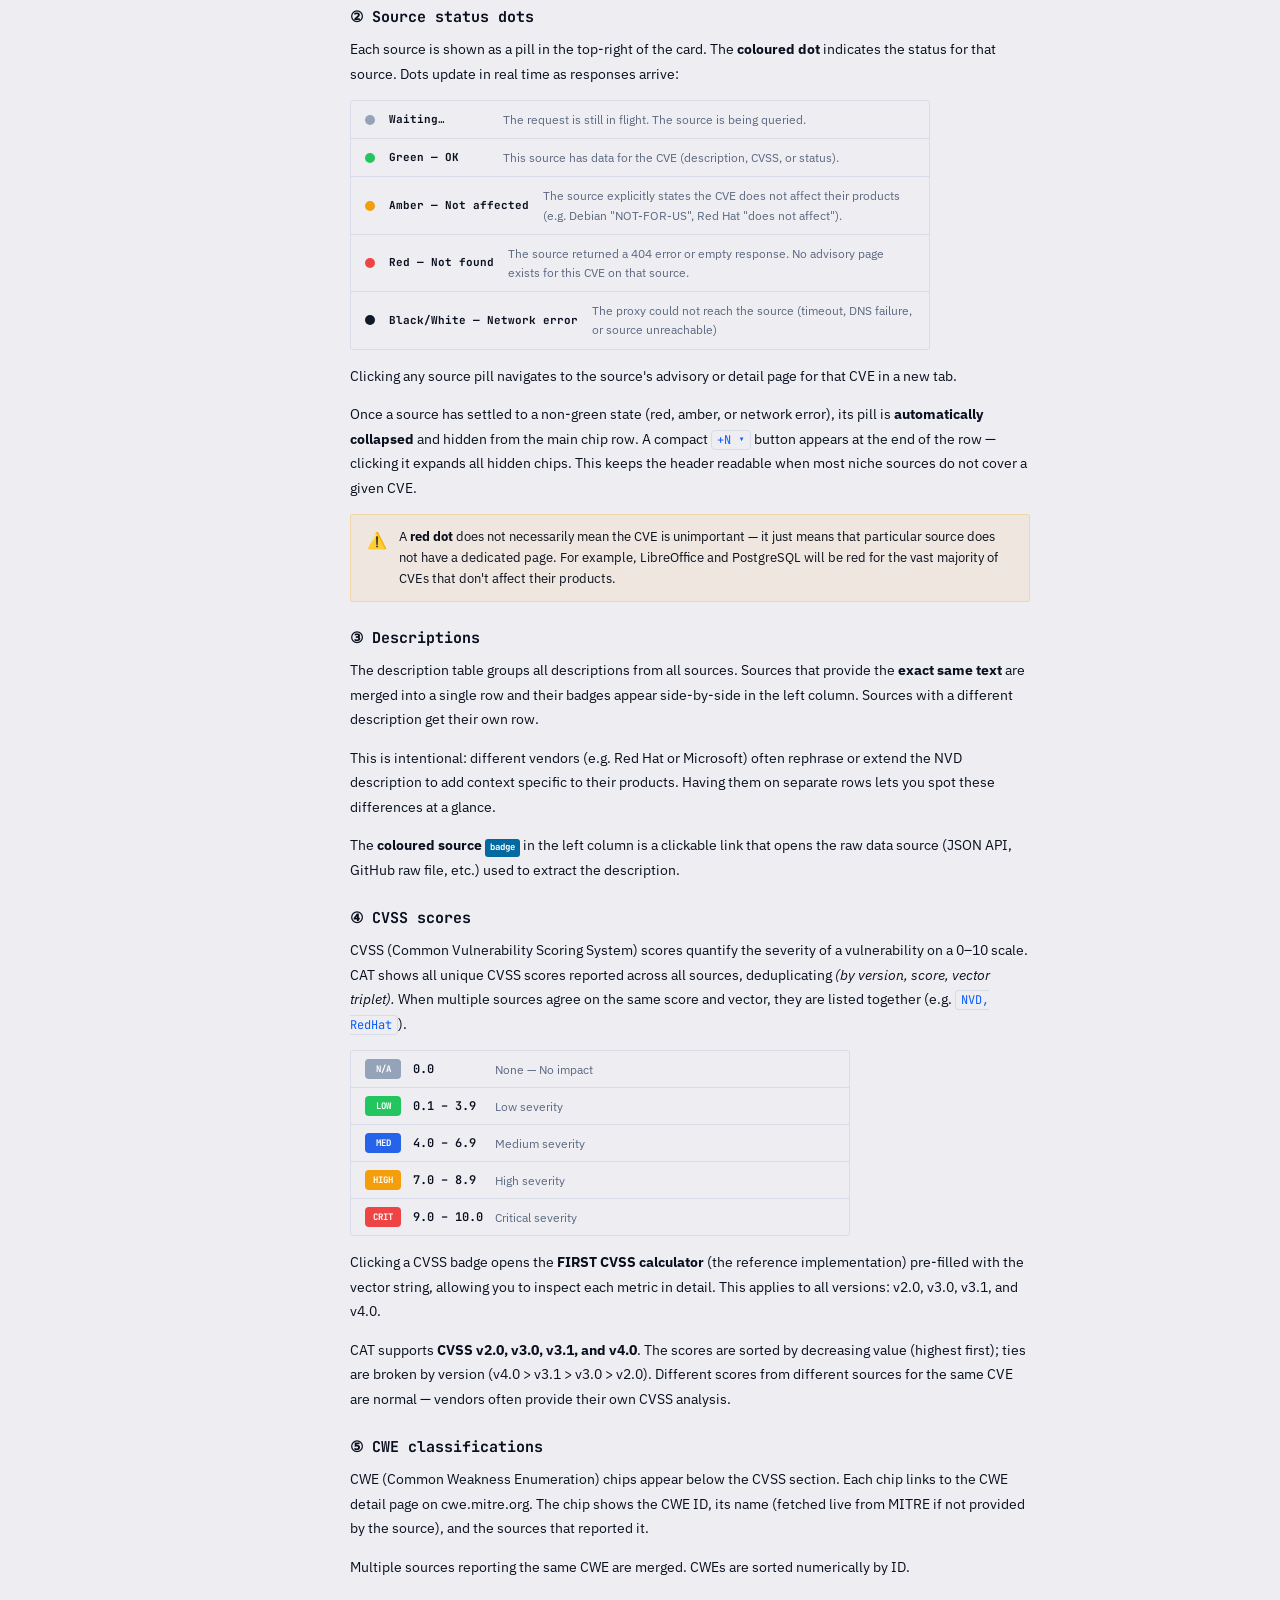
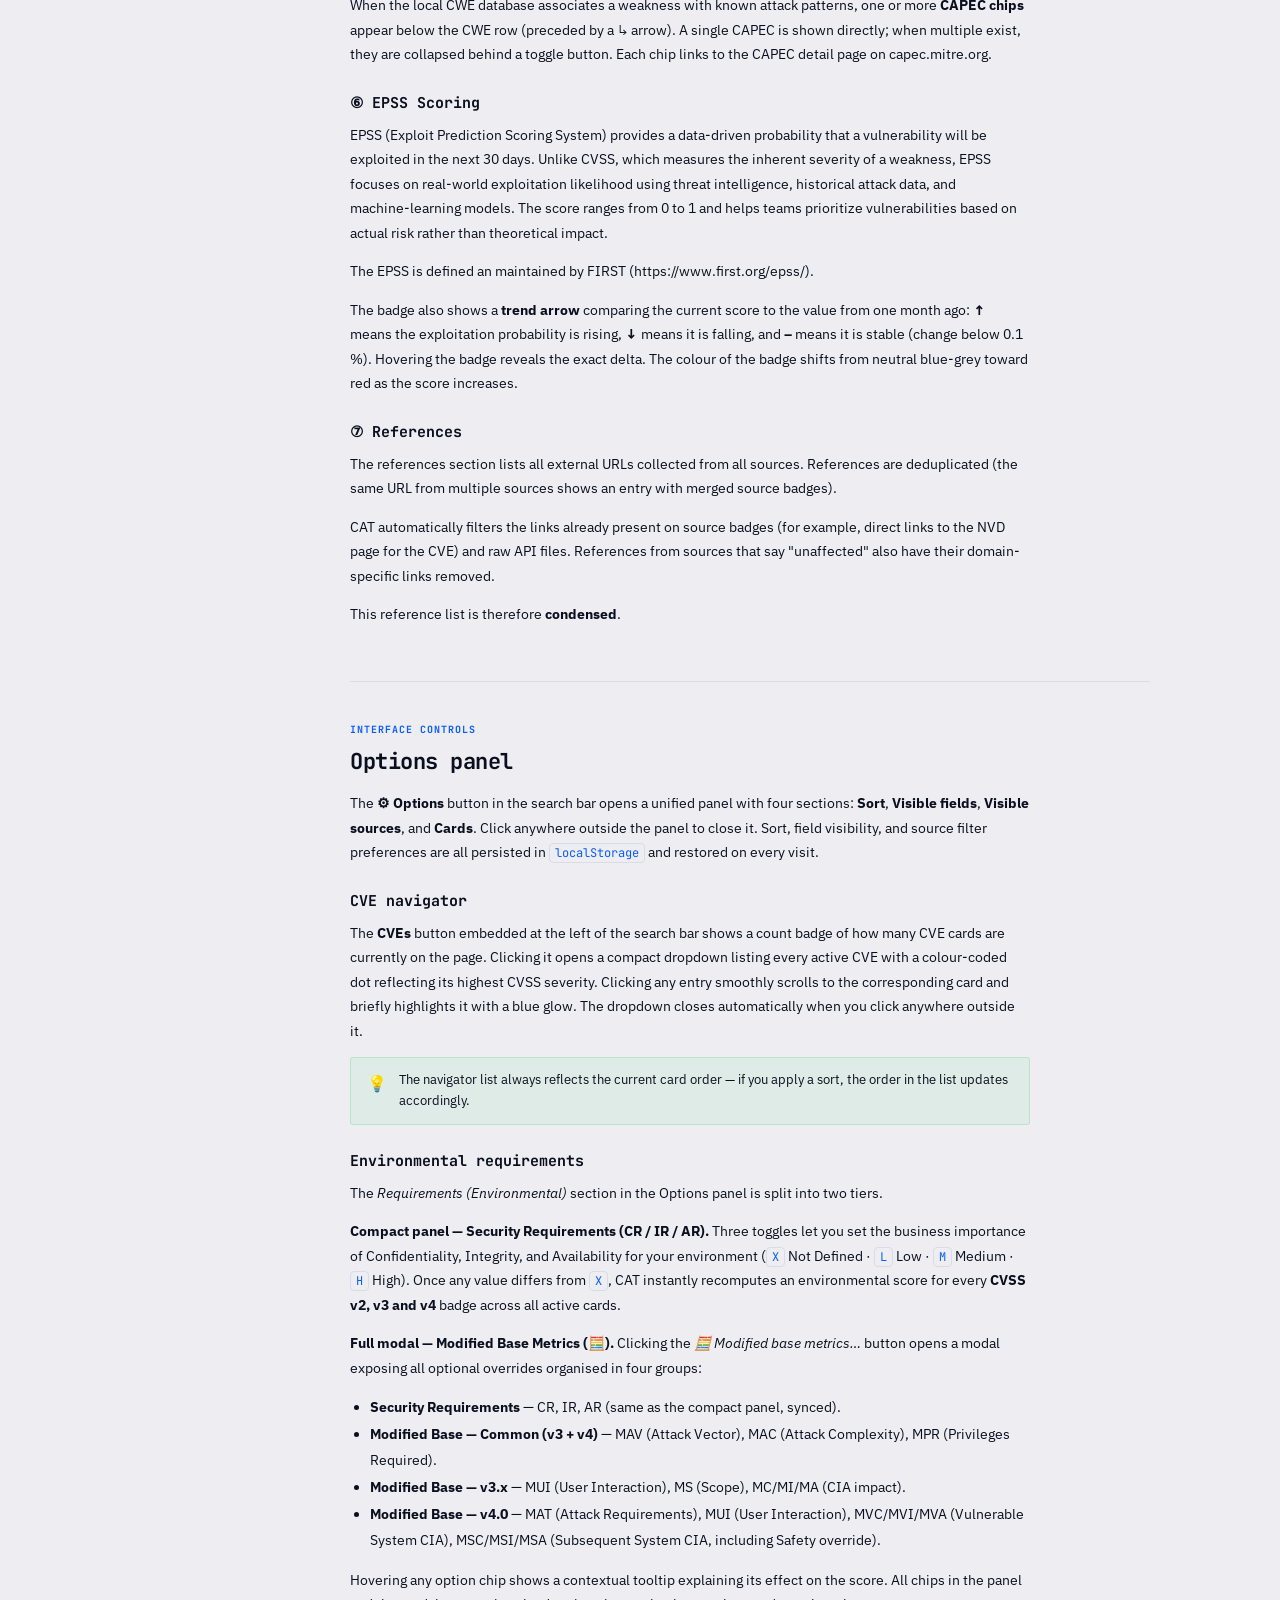
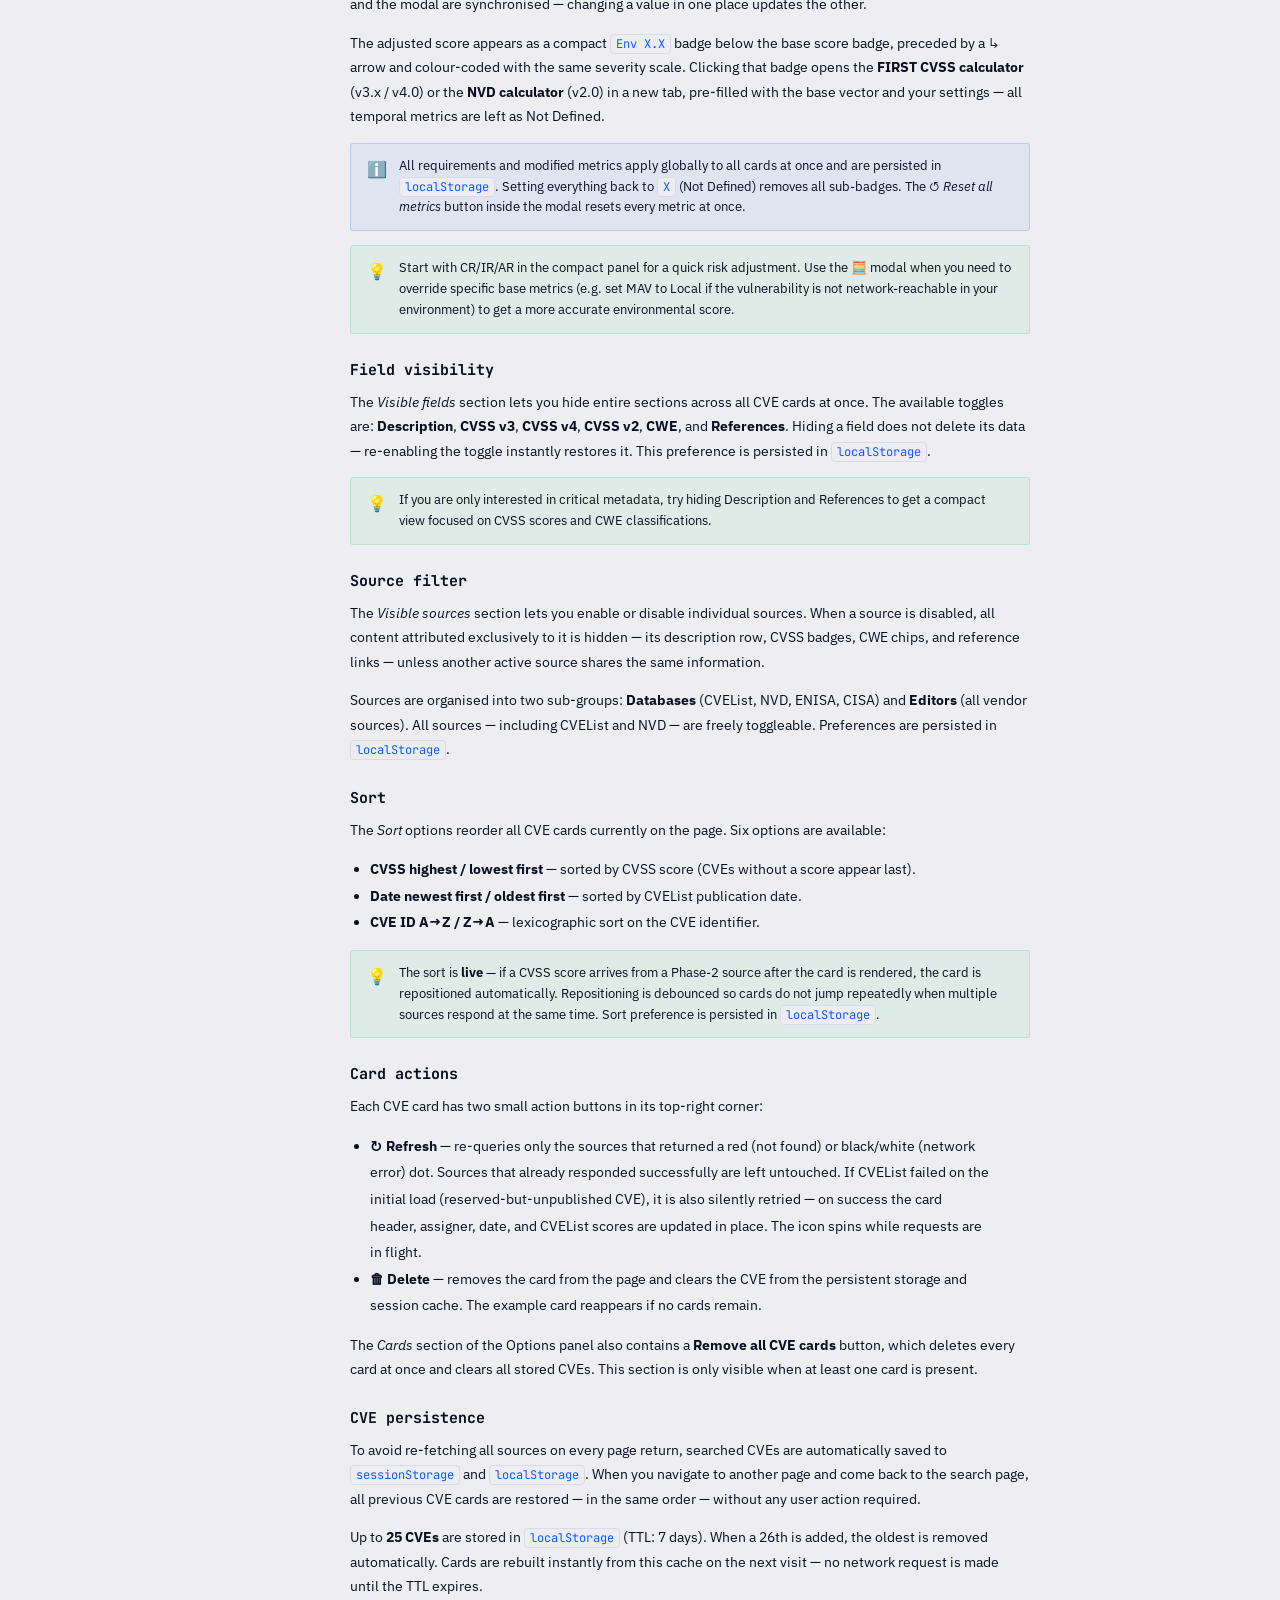
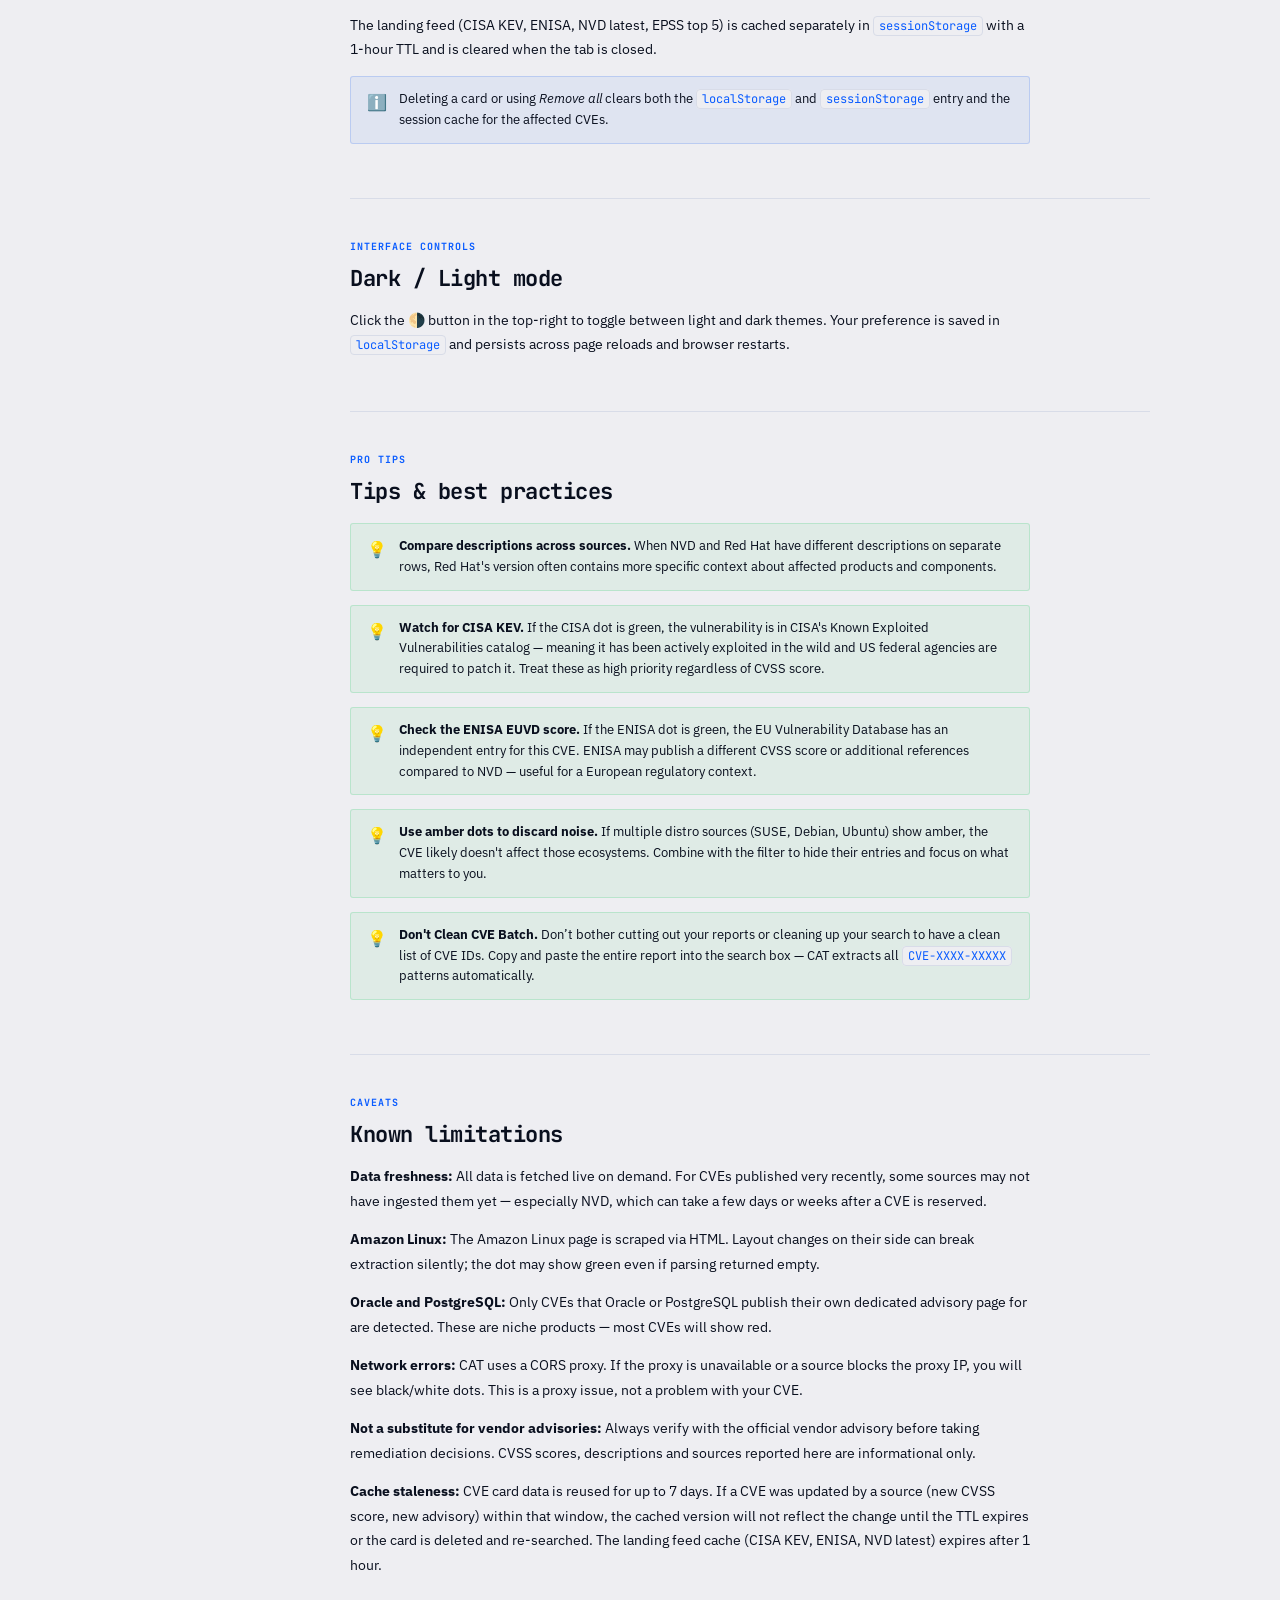
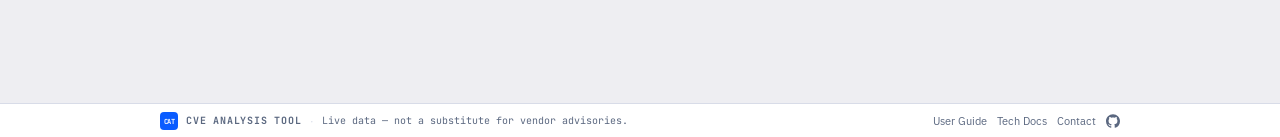
<file: user-guide.html>
<!DOCTYPE html>
<html lang="en">
<head>
<meta charset="UTF-8">
<link rel="icon" href="favicon.ico" sizes="48x48">
<link rel="icon" href="favicon.svg" type="image/svg+xml">
<link rel="apple-touch-icon" href="apple-touch-icon.png">
<meta name="viewport" content="width=device-width, initial-scale=1.0">
<title>User Guide — CVE Analysis Tool</title>
<link rel="preconnect" href="https://fonts.googleapis.com">
<link href="https://fonts.googleapis.com/css2?family=JetBrains+Mono:wght@400;600;700&family=IBM+Plex+Sans:ital,wght@0,400;0,500;0,600;1,400&display=swap" rel="stylesheet">
<link rel="stylesheet" href="shared.css">
<script>(function(){document.documentElement.setAttribute("data-theme",localStorage.getItem("theme")||"light")})();</script>
<style>
/* ── Doc layout ── */
.doc-layout {
  display: grid;
  grid-template-columns: 220px 1fr;
  gap: 0;
  max-width: 1060px;
  width: 100%;
  margin: 0 auto;
  padding: 32px 20px;
  align-items: start;
  flex: 1;
}
/* Sidebar */
.doc-sidebar {
  position: sticky;
  top: 64px;
  padding-right: 24px;
  max-height: calc(100vh - 100px);
  overflow-y: auto;
}
.doc-sidebar::-webkit-scrollbar { width: 4px; }
.doc-sidebar::-webkit-scrollbar-track { background: transparent; }
.doc-sidebar::-webkit-scrollbar-thumb { background: var(--border); border-radius: 2px; }
.toc-title {
  font-family: var(--font-mono);
  font-size: 10px;
  font-weight: 700;
  letter-spacing: 1px;
  text-transform: uppercase;
  color: var(--text-muted);
  margin-bottom: 10px;
}
.toc-list { list-style: none; }
.toc-item { margin-bottom: 1px; }
.toc-link {
  display: block;
  padding: 4px 8px;
  font-size: 12px;
  color: var(--text-muted);
  text-decoration: none;
  border-radius: 5px;
  border-left: 2px solid transparent;
  transition: color .15s, border-color .15s, background .15s;
  line-height: 1.4;
}
.toc-link:hover { color: var(--text); background: var(--card-hover); }
.toc-link.active { color: var(--accent); border-left-color: var(--accent); font-weight: 600; }
.toc-link.sub { padding-left: 18px; font-size: 11px; }
.toc-sep { height: 1px; background: var(--border); margin: 8px 4px; }
/* Content */
.doc-content { min-width: 0; }
.doc-section {
  padding-bottom: 40px;
  margin-bottom: 40px;
  border-bottom: 1px solid var(--border);
}
.doc-section:last-child { border-bottom: none; }
.section-eyebrow {
  font-family: var(--font-mono);
  font-size: 10px;
  font-weight: 700;
  letter-spacing: 1px;
  text-transform: uppercase;
  color: var(--accent);
  margin-bottom: 6px;
}
.section-title {
  font-family: var(--font-mono);
  font-size: 22px;
  font-weight: 700;
  letter-spacing: -.5px;
  color: var(--text);
  margin-bottom: 12px;
}
.section-subtitle {
  font-family: var(--font-mono);
  font-size: 15px;
  font-weight: 700;
  color: var(--text);
  margin: 24px 0 8px;
}
.doc-p {
  font-size: 14px;
  color: var(--text);
  line-height: 1.75;
  margin-bottom: 14px;
  max-width: 680px;
}
.doc-p a { color: var(--accent); text-decoration: underline; text-underline-offset: 2px; }
/* Callouts */
.callout {
  display: flex;
  gap: 12px;
  padding: 12px 16px;
  border-radius: var(--radius-sm);
  margin: 14px 0;
  font-size: 13px;
  line-height: 1.6;
  max-width: 680px;
}
.callout-icon { font-size: 16px; flex-shrink: 0; margin-top: 1px; }
.callout-info { background: rgba(37,99,235,.07); border: 1px solid rgba(37,99,235,.2); color: var(--text); }
.callout-tip  { background: rgba(34,197,94,.07);  border: 1px solid rgba(34,197,94,.2);  color: var(--text); }
.callout-warn { background: rgba(245,158,11,.08); border: 1px solid rgba(245,158,11,.25); color: var(--text); }
/* Code inline */
code {
  font-family: var(--font-mono);
  font-size: 12px;
  background: var(--bg);
  border: 1px solid var(--border);
  padding: 1px 5px;
  border-radius: 4px;
  color: var(--accent);
}
/* Example card mockup */
.mockup-card {
  background: var(--card);
  border: 1px solid var(--border);
  border-radius: var(--radius);
  padding: 18px 20px;
  margin: 14px 0;
  max-width: 680px;
  box-shadow: var(--shadow);
}
.mockup-header {
  display: flex;
  justify-content: space-between;
  align-items: flex-start;
  margin-bottom: 12px;
  flex-wrap: wrap;
  gap: 8px;
}
.mockup-meta { display: flex; flex-direction: column; gap: 3px; }
.mockup-assigner {
  display: inline-block;
  font-family: var(--font-mono);
  font-size: 10px;
  font-weight: 700;
  color: var(--accent);
  background: rgba(37,99,235,.08);
  padding: 2px 7px;
  border-radius: 4px;
  width: fit-content;
}
.mockup-date { font-family: var(--font-mono); font-size: 10px; color: var(--text-muted); }
.mockup-cve-id { font-family: var(--font-mono); font-size: 18px; font-weight: 700; color: var(--text); }
.mockup-chips { display: flex; flex-wrap: wrap; gap: 4px; justify-content: flex-end; max-width: 55%; }
.mockup-chip {
  display: inline-flex; align-items: center; gap: 4px; padding: 2px 6px;
  background: var(--bg); border: 1px solid var(--border); border-radius: 20px;
  font-size: 10px; font-weight: 500; color: var(--text-muted);
}
.dot { width: 7px; height: 7px; border-radius: 50%; display: inline-block; flex-shrink: 0; }
.dot-ok       { background: #22c55e; }
.dot-fail     { background: #ef4444; }
.dot-noaff    { background: #f59e0b; }
.dot-wait     { background: #94a3b8; }
.dot-neterr   { background: #111827; }
[data-theme="dark"] .dot-neterr { background: #cbd5e1; }

.mockup-desc-table {
  border: 1px solid var(--border);
  border-radius: var(--radius-sm);
  overflow: hidden;
  margin-bottom: 12px;
  font-size: 12px;
}
.mockup-desc-row { display: flex; border-bottom: 1px solid var(--border); }
.mockup-desc-row:last-child { border-bottom: none; }
.mockup-desc-src {
  flex-shrink: 0; width: 80px; padding: 8px 6px; background: var(--bg);
  border-right: 1px solid var(--border); display: flex; flex-wrap: wrap;
  gap: 3px; justify-content: center; align-items: flex-start;
}
.mockup-desc-text { flex: 1; padding: 8px 12px; line-height: 1.6; font-size: 12px; }
.src-badge {
  display: inline-block;
  font-family: var(--font-mono);
  font-size: 9px;
  font-weight: 700;
  color: #fff;
  padding: 1px 5px;
  border-radius: 3px;
}
/* CVSS mockup */
.cvss-row { display: flex; flex-wrap: wrap; gap: 6px; margin-bottom: 10px; }
.cvss-pill {
  display: inline-flex; align-items: center; gap: 5px; padding: 4px 9px;
  border-radius: 5px; font-family: var(--font-mono); font-size: 11px;
  font-weight: 700; color: #fff;
}
.cvss-pill .v { opacity: .75; font-size: 9px; }
.cvss-pill .s { font-size: 13px; }
.cvss-pill .src { opacity: .7; font-size: 9px; }
.pill-crit { background: #ef4444; }
.pill-high { background: #f59e0b; }
.pill-med  { background: #2563eb; }
.pill-low  { background: #22c55e; }
.pill-none { background: #94a3b8; }
/* CWE mockup */
.cwe-row { display: flex; flex-wrap: wrap; gap: 5px; margin-bottom: 10px; }
.cwe-pill {
  display: inline-flex; align-items: center; gap: 4px; padding: 3px 8px;
  border-radius: 5px; font-family: var(--font-mono); font-size: 10px; font-weight: 600;
  background: rgba(124,58,237,.08); color: #7c3aed;
  border: 1px solid rgba(124,58,237,.2);
}
[data-theme="dark"] .cwe-pill { background: rgba(167,139,250,.08); color: #a78bfa; border-color: rgba(167,139,250,.2); }
.cwe-pill-name { font-family: var(--font-sans); font-weight: 400; font-size: 10px; color: var(--text-muted); }
/* Dot legend table */
.dot-table { border: 1px solid var(--border); border-radius: var(--radius-sm); overflow: hidden; margin: 14px 0; max-width: 580px; }
.dot-row {
  display: flex; align-items: center; gap: 14px;
  padding: 9px 14px; border-bottom: 1px solid var(--border);
  font-size: 13px;
}
.dot-row:last-child { border-bottom: none; }
.dot-row:hover { background: var(--card-hover); }
.dot-sample { width: 10px; height: 10px; border-radius: 50%; flex-shrink: 0; }
.dot-label { font-family: var(--font-mono); font-size: 11px; font-weight: 700; flex-shrink: 0; min-width: 100px; }
.dot-desc { color: var(--text-muted); font-size: 12px; }
/* CVSS color table */
.cvss-color-table { border: 1px solid var(--border); border-radius: var(--radius-sm); overflow: hidden; margin: 14px 0; max-width: 500px; }
.cvss-color-row {
  display: flex; align-items: center; gap: 12px;
  padding: 8px 14px; border-bottom: 1px solid var(--border);
  font-size: 13px;
}
.cvss-color-row:last-child { border-bottom: none; }
.cvss-color-swatch {
  width: 36px; height: 20px; border-radius: 4px;
  display: flex; align-items: center; justify-content: center;
  font-family: var(--font-mono); font-size: 9px; font-weight: 700; color: #fff;
}
.cvss-color-range { font-family: var(--font-mono); font-size: 12px; font-weight: 600; min-width: 70px; }
.cvss-color-desc { font-size: 12px; color: var(--text-muted); }
/* Steps */
.steps { counter-reset: step-counter; max-width: 680px; }
.step {
  display: flex; gap: 14px; padding: 14px 0;
  border-bottom: 1px solid var(--border);
}
.step:last-child { border-bottom: none; }
.step-num {
  width: 28px; height: 28px; border-radius: 50%;
  background: var(--accent); color: #fff;
  font-family: var(--font-mono); font-size: 12px; font-weight: 700;
  display: flex; align-items: center; justify-content: center;
  flex-shrink: 0; margin-top: 1px;
}
.step-body { flex: 1; }
.step-title { font-weight: 600; font-size: 14px; margin-bottom: 4px; }
.step-desc { font-size: 13px; color: var(--text-muted); line-height: 1.6; }
/* Responsive */
@media (max-width: 760px) {
  .doc-layout { grid-template-columns: 1fr; padding: 20px 14px; }
  .doc-sidebar { display: none; }
  .section-title { font-size: 18px; }
}
[id] { scroll-margin-top: 68px; }
.footer-github{display:inline-flex;align-items:center}
.github-icon{width:14px;height:14px;fill:currentColor;display:block}

</style>
</head>
<body>
<header class="header">
  <div class="header-top">
    <a class="header-logo" href="index.html" title="CVE Analysis Tool">
      <div class="logo-icon">CAT</div>
      <h1>CVE Analysis Tool</h1>
    </a>
    <nav class="header-nav">
      <a href="index.html" class="nav-link"><span class="nav-icon">🔎</span><span>Search</span></a>
      <a href="user-guide.html" class="nav-link active"><span class="nav-icon">📖</span><span>User Guide</span></a>
      <a href="technical-doc.html" class="nav-link"><span class="nav-icon">⚙️</span><span>Technical Docs</span></a>
      <a href="changelog.html" class="nav-link"><span class="nav-icon">📋</span><span>Changelog</span></a>
      <a href="contact.html" class="nav-link"><span class="nav-icon">✉</span><span>Contact</span></a>
    </nav>
    <div class="header-controls">
      <button class="btn btn-ghost" onclick="toggleTheme()" title="Toggle theme">🌗</button>
    </div>
  </div>
</header>

<div class="doc-layout">
  <!-- Sidebar TOC -->
  <aside class="doc-sidebar">
    <div class="toc-title">Contents</div>
    <ul class="toc-list">
      <li class="toc-item"><a class="toc-link" href="#intro">Introduction</a></li>
      <li class="toc-item"><a class="toc-link" href="#landing">Landing feed</a></li>
      <li class="toc-item"><a class="toc-link sub" href="#landing-cards">Feed cards</a></li>
      <li class="toc-item"><a class="toc-link sub" href="#landing-filter">Feed filter</a></li>
      <li class="toc-item"><a class="toc-link sub" href="#landing-stats">Statistics dashboard</a></li>
      <li class="toc-item"><a class="toc-link" href="#search">Searching for CVEs</a></li>
      <li class="toc-item"><a class="toc-link sub" href="#single">Single CVE lookup</a></li>
      <li class="toc-item"><a class="toc-link sub" href="#batch">Batch search</a></li>
      <li class="toc-item"><a class="toc-link" href="#card">Understanding a CVE card</a></li>
      <li class="toc-item"><a class="toc-link sub" href="#card-header">Header &amp; metadata</a></li>
      <li class="toc-item"><a class="toc-link sub" href="#permalink">Shareable permalink</a></li>
      <li class="toc-item"><a class="toc-link sub" href="#source-dots">Source status dots</a></li>
      <li class="toc-item"><a class="toc-link sub" href="#descriptions">Descriptions</a></li>
      <li class="toc-item"><a class="toc-link sub" href="#cvss">CVSS scores</a></li>
      <li class="toc-item"><a class="toc-link sub" href="#cwe">CWE classifications</a></li>
      <li class="toc-item"><a class="toc-link sub" href="#epss">EPSS Scoring</a></li>
      <li class="toc-item"><a class="toc-link sub" href="#refs">References</a></li>
      <li class="toc-sep"></li>
      <li class="toc-item"><a class="toc-link" href="#options">Options panel</a></li>
      <li class="toc-item"><a class="toc-link sub" href="#cve-navigator">CVE navigator</a></li>
      <li class="toc-item"><a class="toc-link sub" href="#env-requirements">Environmental requirements</a></li>
      <li class="toc-item"><a class="toc-link sub" href="#field-filter">Field visibility</a></li>
      <li class="toc-item"><a class="toc-link sub" href="#filter">Source filter</a></li>
      <li class="toc-item"><a class="toc-link sub" href="#sort">Sort</a></li>
      <li class="toc-item"><a class="toc-link sub" href="#card-actions">Card actions</a></li>
      <li class="toc-item"><a class="toc-link sub" href="#persistence">CVE persistence</a></li>
      <li class="toc-item"><a class="toc-link" href="#theme">Dark / Light mode</a></li>
      <li class="toc-item"><a class="toc-link" href="#tips">Tips &amp; best practices</a></li>
      <li class="toc-item"><a class="toc-link" href="#limitations">Known limitations</a></li>
    </ul>
  </aside>

  <!-- Main content -->
  <main class="doc-content">

    <!-- INTRO -->
    <section class="doc-section" id="intro">
      <div class="section-eyebrow">Overview</div>
      <h2 class="section-title">Introduction</h2>
      <p class="doc-p">
        <strong>CVE Analysis Tool</strong> (CAT) is a browser-based intelligence aggregator that pulls
        vulnerability data for any CVE from <strong>different sources</strong> simultaneously and presents
        them side-by-side in a single, unified card. No registration required — all data is fetched live
        on demand.
      </p>
      <p class="doc-p">
        CAT is designed for security analysts, developers, and system administrators who need a quick,
        consolidated view of a CVE without hopping between NVD, vendor advisories, and distribution
        trackers. It is <em>not</em> a replacement for authoritative vendor advisories — treat it as a
        starting point for your investigation. 
      </p>
      <p class="doc-p">
        Its main strength is the aggregation of multiple sources and the implementation of quick access to 
        other data sources. All information comes from external sources, and each of them is systematically 
        referenced to ensure <strong>complete transparency</strong> on the origin of the data.
      </p>
      <div class="callout callout-info">
        <span class="callout-icon">ℹ️</span>
        <span>All data is fetched in real time from external APIs and pages. Results depend on those
        services being available and may differ from what you'd find navigating to each source directly.
        A CORS proxy is used to bypass browser restrictions — see the Technical Docs for details.</span>
      </div>
    </section>
    
    <section class="doc-section" id="landing">
      <div class="section-eyebrow">Home screen</div>
      <h2 class="section-title">Landing feed</h2>
      <p class="doc-p">
        Before any search, the page displays a <strong>dynamic banner</strong> aggregating live vulnerability
        intelligence from four sources simultaneously. It retracts automatically when you search for a CVE and
        can be toggled back via the <code>▼ Latest vulnerabilities</code> handle at the top of the results area.
      </p>

      <h3 class="section-subtitle" id="landing-cards">Feed cards</h3>
      <p class="doc-p">
        The banner shows a horizontally scrolling carousel of mini-cards drawn from four feeds, interleaved
        in round-robin order:
      </p>
      <ul style="font-size:14px;line-height:1.9;padding-left:20px;max-width:680px;margin-bottom:14px">
        <li><strong>🆕 NVD Latest</strong> — the most recently published CVEs in the NVD (last 3–14 days).</li>
        <li><strong>📈 Top EPSS</strong> — the 5 CVEs with the highest current EPSS score, enriched with their NVD description and CVSS data.</li>
        <li><strong>⚠️ CISA KEV</strong> — the 5 most recently added entries from CISA's Known Exploited Vulnerabilities catalog.</li>
        <li><strong>🟠 ENISA Critical</strong> — the latest entries from ENISA's critical vulnerabilities feed.</li>
      </ul>
      <p class="doc-p">
        Each card shows the CVE ID, CVSS score (colour-coded), publication date, a short description, an EPSS
        badge (when available), and a CWE chip. CWE names are resolved from the local database without any
        additional network request. Hovering the carousel pauses the scroll. <strong>Clicking any card
        instantly loads it into the search results</strong>, as if you had typed the CVE ID manually.
      </p>

      <h3 class="section-subtitle" id="landing-filter">Feed filter</h3>
      <p class="doc-p">
        Four toggle chips above the carousel let you show or hide each feed independently. Disabling a feed
        removes its cards from the carousel in real time without reloading any data.
      </p>
      <div class="callout callout-info">
        <span class="callout-icon">ℹ️</span>
        <span>All feed data is cached in <code>sessionStorage</code> for one hour. On a page reload within
        that window, the banner renders instantly with no network requests. The cache is cleared when the
        tab is closed.</span>
      </div>

      <h3 class="section-subtitle" id="landing-stats">Curtain dashboard</h3>
      <p class="doc-p">
        Below the feed carousel, a dashboard gives a global snapshot of the vulnerability landscape,
        independent of any specific CVE:
      </p>
      <ul style="font-size:14px;line-height:1.9;padding-left:20px;max-width:680px;margin-bottom:14px">
        <li><strong>NVD Published CVEs</strong> — total CVEs published (all time), last 7 days, current year (partial), and previous full year.</li>
        <li><strong>CERT-EU latest advisory</strong> — the most recent CERT-EU security advisory, with a short summary and a direct link.</li>
        <li><strong>CISA KEV — entries per year</strong> — a line chart of vulnerabilities added to the Known Exploited Vulnerabilities catalog each year, plus the all-time total and current year's count.</li>
        <li><strong>Top CWEs in CISA KEV</strong> — the 5 weakness types that appear most often among actively exploited vulnerabilities.</li>
      </ul>
    </section>

    <!-- SEARCH -->
    <section class="doc-section" id="search">
      <div class="section-eyebrow">Getting started</div>
      <h2 class="section-title">Searching for CVEs</h2>

      <h3 class="section-subtitle" id="single">Single CVE lookup</h3>
      <p class="doc-p">Type or paste a CVE identifier into the search bar at the top of the page and press
        <strong>Search</strong> (or hit <kbd>Enter</kbd>). CVE IDs must follow the standard format
        <code>CVE-YYYY-NNNNN</code>.</p>
      <div class="steps">
        <div class="step">
          <div class="step-num">1</div>
          <div class="step-body">
            <div class="step-title">Type the CVE ID</div>
            <div class="step-desc">Enter <code>CVE-2024-12345</code> in the search field. The <em>Search</em>
              button activates as soon as a valid CVE pattern is detected.</div>
          </div>
        </div>
        <div class="step">
          <div class="step-num">2</div>
          <div class="step-body">
            <div class="step-title">Press Search or Enter</div>
            <div class="step-desc">A skeleton card appears immediately while all sources are queried in parallel.</div>
          </div>
        </div>
        <div class="step">
          <div class="step-num">3</div>
          <div class="step-body">
            <div class="step-title">Read the results</div>
            <div class="step-desc">The card fills in progressively as each source responds. Descriptions,
              CVSS scores, CWEs, and references update in real time — no need to wait for all sources.</div>
          </div>
        </div>
      </div>

      <h3 class="section-subtitle" id="batch">Batch search (multiple CVEs)</h3>
      <p class="doc-p">
        CAT supports <strong>pasting a list of CVE IDs</strong> all at once. You can paste raw text,
        email excerpts, scanner output, or anything containing CVE patterns — the tool automatically
        extracts all valid identifiers and processes them one by one.
      </p>
      <div class="callout callout-tip">
        <span class="callout-icon">💡</span>
        <span>CVEs you have already searched in the current session are deduplicated — pasting the same
        ID again does nothing. A 400 ms delay is added between consecutive CVEs to avoid rate-limiting.</span>
      </div>
    </section>

    <!-- CVE CARD -->
    <section class="doc-section" id="card">
      <div class="section-eyebrow">Card anatomy</div>
      <h2 class="section-title">Understanding a CVE card</h2>
      <p class="doc-p">Each CVE renders as a self-contained card. Here is a fully-loaded example card with
        each section labelled:</p>

      <!-- Annotated mockup -->
      <div class="mockup-card">
        <div class="mockup-header">
          <div class="mockup-meta">
            <div style="display:flex;align-items:center;gap:6px;margin-bottom:2px">
              <span class="mockup-assigner">mitre</span>
              <span style="color:var(--border);font-size:11px">•</span>
              <span class="mockup-date">15/01/2024</span>
              <span style="color:var(--border);font-size:11px">•</span>
              <span class="mockup-assigner">EPSS Score</span>
            </div>
            <div class="mockup-cve-id">CVE-2024-12345</div>
          </div>
          <div class="mockup-chips">
            <span class="mockup-chip"><span class="dot dot-ok"></span>NVD</span>
            <span class="mockup-chip"><span class="dot dot-ok"></span>RedHat</span>
            <span class="mockup-chip"><span class="dot dot-noaff"></span>SUSE</span>
            <span class="mockup-chip"><span class="dot dot-fail"></span>Debian</span>
            <span class="mockup-chip"><span class="dot dot-ok"></span>Ubuntu</span>
            <span class="mockup-chip"><span class="dot dot-ok"></span>Microsoft</span>
            <span class="mockup-chip"><span class="dot dot-neterr"></span>LibreOffice</span>
          </div>
        </div>
        <div class="mockup-desc-table">
          <div class="mockup-desc-row">
            <div class="mockup-desc-src">
              <span class="src-badge badge-cvelist">CVEList</span>
              <span class="src-badge badge-nvd">NVD</span>
            </div>
            <div class="mockup-desc-text">A heap buffer overflow vulnerability in Example Library before 3.2.1 allows remote attackers to execute arbitrary code via a crafted network packet.</div>
          </div>
          <div class="mockup-desc-row">
            <div class="mockup-desc-src">
              <span class="src-badge badge-redhat">RedHat</span>
            </div>
            <div class="mockup-desc-text">A flaw was found in Example Library. An unauthenticated remote attacker can trigger a heap overflow leading to code execution in the context of the application user.</div>
          </div>
        </div>
        <div class="cvss-row">
          <span class="cvss-pill pill-crit"><span class="v">CVSS v3.1</span><span class="s">9.8</span><span class="src">NVD, RedHat</span></span>
          <span class="cvss-pill pill-high"><span class="v">CVSS v2.0</span><span class="s">7.5</span><span class="src">NVD</span></span>
        </div>
        <div class="cwe-row">
          <span class="cwe-pill">CWE-122<span class="cwe-pill-name"> — Heap-based Buffer Overflow</span> (NVD)</span>
        </div>
      </div>

      <h3 class="section-subtitle" id="card-header">① Header &amp; metadata</h3>
      <p class="doc-p">
        The top-left corner shows the <strong>assigner</strong> — the organization that requested the CVE
        from MITRE (e.g. <code>mitre</code>, <code>github_m</code>, <code>microsoft</code>). Clicking the
        assigner badge opens the official CVE Record on cve.org. Next to it is the <strong>publication date</strong>
        of the CVE entry.
      </p>
      <p class="doc-p">
        A small <strong>share button</strong> (🔗) sits immediately to the right of the CVE ID. Clicking it
        copies a direct permalink to the clipboard — for example
        <code>https://alex-brzk.github.io/CVE_Analysis_Tool/?cves=CVE-2024-12345</code>.
        Opening that URL in any browser loads the card instantly. The button turns green briefly
        to confirm the copy.
      </p>
      <p class="doc-p">
        If a CVE is not yet in the CVEList repository (GitHub CVEProject/cvelistV5), the card will show an
        <strong>orange "Not in CVEList" label</strong> and a left-side orange border. This is common for
        very recently reserved CVEs that haven't been assigned a description yet.
      </p>

      <h3 class="section-subtitle" id="source-dots">② Source status dots</h3>
      <p class="doc-p">
        Each source is shown as a pill in the top-right of the card. The <strong>coloured dot</strong>
        indicates the status for that source. Dots update in real time as responses arrive:
      </p>
      <div class="dot-table">
        <div class="dot-row">
          <span class="dot-sample" style="background:#94a3b8"></span>
          <span class="dot-label">Waiting…</span>
          <span class="dot-desc">The request is still in flight. The source is being queried.</span>
        </div>
        <div class="dot-row">
          <span class="dot-sample" style="background:#22c55e"></span>
          <span class="dot-label">Green — OK</span>
          <span class="dot-desc">This source has data for the CVE (description, CVSS, or status).</span>
        </div>
        <div class="dot-row">
          <span class="dot-sample" style="background:#f59e0b"></span>
          <span class="dot-label">Amber — Not affected</span>
          <span class="dot-desc">The source explicitly states the CVE does not affect their products (e.g. Debian "NOT-FOR-US", Red Hat "does not affect").</span>
        </div>
        <div class="dot-row">
          <span class="dot-sample" style="background:#ef4444"></span>
          <span class="dot-label">Red — Not found</span>
          <span class="dot-desc">The source returned a 404 error or empty response. No advisory page exists for this CVE on that source.</span>
        </div>
        <div class="dot-row">
          <span class="dot dot-neterr" style="width:10px;height:10px"></span>
          <span class="dot-label">Black/White — Network error</span>
          <span class="dot-desc">The proxy could not reach the source (timeout, DNS failure, or source unreachable)</span>
        </div>
      </div>
      <p class="doc-p">
        Clicking any source pill navigates to the source's advisory or detail page for that CVE in a new tab.
      </p>
      <p class="doc-p">
        Once a source has settled to a non-green state (red, amber, or network error), its pill is
        <strong>automatically collapsed</strong> and hidden from the main chip row. A compact
        <code>+N ▾</code> button appears at the end of the row — clicking it expands all hidden chips.
        This keeps the header readable when most niche sources do not cover a given CVE.
      </p>
      <div class="callout callout-warn">
        <span class="callout-icon">⚠️</span>
        <span>A <strong>red dot</strong> does not necessarily mean the CVE is unimportant — it just means
        that particular source does not have a dedicated page. For example, LibreOffice and PostgreSQL will
        be red for the vast majority of CVEs that don't affect their products.</span>
      </div>

      <h3 class="section-subtitle" id="descriptions">③ Descriptions</h3>
      <p class="doc-p">
        The description table groups all descriptions from all sources. Sources that provide the
        <strong>exact same text</strong> are merged into a single row and their badges appear side-by-side
        in the left column. Sources with a different description get their own row.
      </p>
      <p class="doc-p">
        This is intentional: different vendors (e.g. Red Hat or Microsoft) often rephrase or
        extend the NVD description to add context specific to their products. Having them on separate rows
        lets you spot these differences at a glance.
      </p>
      <p class="doc-p">
        The <strong>coloured source</strong> <span class="src-badge badge-nvd">badge</span> in the left column is a clickable link that opens the raw 
        data source (JSON API, GitHub raw file, etc.) used to extract the description.
      </p>

      <h3 class="section-subtitle" id="cvss">④ CVSS scores</h3>
      <p class="doc-p">
        CVSS (Common Vulnerability Scoring System) scores quantify the severity of a vulnerability on a
        0–10 scale. CAT shows all unique CVSS scores reported across all sources, deduplicating <em>(by version, score, vector triplet).</em> When multiple sources agree on the same score and
        vector, they are listed together (e.g. <code>NVD, RedHat</code>).
      </p>
      <div class="cvss-color-table">
        <div class="cvss-color-row">
          <span class="cvss-color-swatch" style="background:#94a3b8">N/A</span>
          <span class="cvss-color-range">0.0</span>
          <span class="cvss-color-desc">None — No impact</span>
        </div>
        <div class="cvss-color-row">
          <span class="cvss-color-swatch" style="background:#22c55e">LOW</span>
          <span class="cvss-color-range">0.1 – 3.9</span>
          <span class="cvss-color-desc">Low severity</span>
        </div>
        <div class="cvss-color-row">
          <span class="cvss-color-swatch" style="background:#2563eb">MED</span>
          <span class="cvss-color-range">4.0 – 6.9</span>
          <span class="cvss-color-desc">Medium severity</span>
        </div>
        <div class="cvss-color-row">
          <span class="cvss-color-swatch" style="background:#f59e0b">HIGH</span>
          <span class="cvss-color-range">7.0 – 8.9</span>
          <span class="cvss-color-desc">High severity</span>
        </div>
        <div class="cvss-color-row">
          <span class="cvss-color-swatch" style="background:#ef4444">CRIT</span>
          <span class="cvss-color-range">9.0 – 10.0</span>
          <span class="cvss-color-desc">Critical severity</span>
        </div>
      </div>
      <p class="doc-p">
        Clicking a CVSS badge opens the <strong>FIRST CVSS calculator</strong> (the reference
        implementation) pre-filled with the vector string, allowing you to inspect each metric in
        detail. This applies to all versions: v2.0, v3.0, v3.1, and v4.0.
      </p>
      <p class="doc-p">
        CAT supports <strong>CVSS v2.0, v3.0, v3.1, and v4.0</strong>. The scores are sorted by decreasing value (highest first); ties are broken by version (v4.0 &gt; v3.1 &gt; v3.0 &gt; v2.0). Different scores from
        different sources for the same CVE are normal — vendors often provide their own CVSS analysis.
      </p>

      <h3 class="section-subtitle" id="cwe">⑤ CWE classifications</h3>
      <p class="doc-p">
        CWE (Common Weakness Enumeration) chips appear below the CVSS section. Each chip links to the
        CWE detail page on cwe.mitre.org. The chip shows the CWE ID, its name (fetched live from MITRE
        if not provided by the source), and the sources that reported it.
      </p>
      <p class="doc-p">
        Multiple sources reporting the same CWE are merged. CWEs are sorted numerically by ID.
      </p>
      <p class="doc-p">
        When the local CWE database associates a weakness with known attack patterns, one or more
        <strong>CAPEC chips</strong> appear below the CWE row (preceded by a ↳ arrow). A single CAPEC
        is shown directly; when multiple exist, they are collapsed behind a toggle button. Each chip links
        to the CAPEC detail page on capec.mitre.org.
      </p>
      <h3 class="section-subtitle" id="epss">⑥ EPSS Scoring</h3>
      <p class="doc-p">
        EPSS (Exploit Prediction Scoring System) provides a data‑driven probability that a
        vulnerability will be exploited in the next 30 days. Unlike CVSS, which measures the
        inherent severity of a weakness, EPSS focuses on real‑world exploitation likelihood using threat intelligence, historical attack data, and machine‑learning models. The score ranges from 0 to 1 and helps teams prioritize vulnerabilities based on actual risk rather than theoretical impact.
      </p>
      <p class="doc-p">
        The EPSS is defined an maintained by FIRST (https://www.first.org/epss/).
      </p>
      <p class="doc-p">
        The badge also shows a <strong>trend arrow</strong> comparing the current score to the value from
        one month ago: <strong>↑</strong> means the exploitation probability is rising, <strong>↓</strong>
        means it is falling, and <strong>–</strong> means it is stable (change below 0.1 %). Hovering the
        badge reveals the exact delta. The colour of the badge shifts from neutral blue-grey toward red as
        the score increases.
      </p>

      <h3 class="section-subtitle" id="refs">⑦ References</h3>
      <p class="doc-p">
        The references section lists all external URLs collected from all sources. References are deduplicated (the same URL from multiple sources shows an entry with merged source badges).
      </p>
      <p class="doc-p">
        CAT automatically filters the links already present on source badges (for example, direct links to the NVD page for the CVE) and raw API files. References from sources that say "unaffected" also have their domain-specific links removed.
      </p>
      <p class="doc-p">
        This reference list is therefore <strong>condensed</strong>.
      </p>
    </section>

    <!-- OPTIONS PANEL -->
    <section class="doc-section" id="options">
      <div class="section-eyebrow">Interface controls</div>
      <h2 class="section-title">Options panel</h2>
      <p class="doc-p">
        The <strong>⚙ Options</strong> button in the search bar opens a unified panel with four sections: <strong>Sort</strong>, <strong>Visible fields</strong>, <strong>Visible sources</strong>, and <strong>Cards</strong>. Click anywhere outside the panel to close it. Sort, field visibility, and source filter preferences are all persisted in <code>localStorage</code> and restored on every visit.
      </p>

      <h3 class="section-subtitle" id="cve-navigator">CVE navigator</h3>
      <p class="doc-p">
        The <strong>CVEs</strong> button embedded at the left of the search bar shows a count badge of how many CVE cards are currently on the page. Clicking it opens a compact dropdown listing every active CVE with a colour-coded dot reflecting its highest CVSS severity. Clicking any entry smoothly scrolls to the corresponding card and briefly highlights it with a blue glow. The dropdown closes automatically when you click anywhere outside it.
      </p>
      <div class="callout callout-tip">
        <span class="callout-icon">💡</span>
        <span>The navigator list always reflects the current card order — if you apply a sort, the order in the list updates accordingly.</span>
      </div>


      <h3 class="section-subtitle" id="env-requirements">Environmental requirements</h3>
      <p class="doc-p">
        The <em>Requirements (Environmental)</em> section in the Options panel is split into two tiers.
      </p>
      <p class="doc-p">
        <strong>Compact panel — Security Requirements (CR / IR / AR).</strong> Three toggles let you
        set the business importance of Confidentiality, Integrity, and Availability for your environment
        (<code>X</code> Not Defined · <code>L</code> Low · <code>M</code> Medium · <code>H</code> High).
        Once any value differs from <code>X</code>, CAT instantly recomputes an environmental score for
        every <strong>CVSS v2, v3 and v4</strong> badge across all active cards.
      </p>
      <p class="doc-p">
        <strong>Full modal — Modified Base Metrics (🧮).</strong> Clicking the <em>🧮 Modified base metrics…</em>
        button opens a modal exposing all optional overrides organised in four groups:
      </p>
      <ul style="font-size:14px;line-height:1.9;padding-left:20px;max-width:680px;margin-bottom:14px">
        <li><strong>Security Requirements</strong> — CR, IR, AR (same as the compact panel, synced).</li>
        <li><strong>Modified Base — Common (v3 + v4)</strong> — MAV (Attack Vector), MAC (Attack Complexity), MPR (Privileges Required).</li>
        <li><strong>Modified Base — v3.x</strong> — MUI (User Interaction), MS (Scope), MC/MI/MA (CIA impact).</li>
        <li><strong>Modified Base — v4.0</strong> — MAT (Attack Requirements), MUI (User Interaction), MVC/MVI/MVA (Vulnerable System CIA), MSC/MSI/MSA (Subsequent System CIA, including Safety override).</li>
      </ul>
      <p class="doc-p">
        Hovering any option chip shows a contextual tooltip explaining its effect on the score. All chips
        in the panel and the modal are synchronised — changing a value in one place updates the other.
      </p>
      <p class="doc-p">
        The adjusted score appears as a compact <code>Env X.X</code> badge below the base score badge,
        preceded by a ↳ arrow and colour-coded with the same severity scale. Clicking that badge opens the
        <strong>FIRST CVSS calculator</strong> (v3.x / v4.0) or the <strong>NVD calculator</strong> (v2.0)
        in a new tab, pre-filled with the base vector and your settings — all temporal metrics are left as
        Not Defined.
      </p>
      <div class="callout callout-info">
        <span class="callout-icon">ℹ️</span>
        <span>All requirements and modified metrics apply globally to all cards at once and are persisted in
        <code>localStorage</code>. Setting everything back to <code>X</code> (Not Defined) removes all
        sub-badges. The <em>↺ Reset all metrics</em> button inside the modal resets every metric at once.</span>
      </div>
      <div class="callout callout-tip">
        <span class="callout-icon">💡</span>
        <span>Start with CR/IR/AR in the compact panel for a quick risk adjustment. Use the 🧮 modal when
        you need to override specific base metrics (e.g. set MAV to Local if the vulnerability is not
        network-reachable in your environment) to get a more accurate environmental score.</span>
      </div>

      <h3 class="section-subtitle" id="field-filter">Field visibility</h3>
      <p class="doc-p">
        The <em>Visible fields</em> section lets you hide entire sections across all CVE cards at once. The available toggles are: <strong>Description</strong>, <strong>CVSS v3</strong>, <strong>CVSS v4</strong>, <strong>CVSS v2</strong>, <strong>CWE</strong>, and <strong>References</strong>. Hiding a field does not delete its data — re-enabling the toggle instantly restores it. This preference is persisted in <code>localStorage</code>.
      </p>
      <div class="callout callout-tip">
        <span class="callout-icon">💡</span>
        <span>If you are only interested in critical metadata, try hiding Description and References to get a compact view focused on CVSS scores and CWE classifications.</span>
      </div>

      <h3 class="section-subtitle" id="filter">Source filter</h3>
      <p class="doc-p">
        The <em>Visible sources</em> section lets you enable or disable individual sources. When a source is disabled, all content attributed exclusively to it is hidden — its description row, CVSS badges, CWE chips, and reference links — unless another active source shares the same information.
      </p>
      <p class="doc-p">
        Sources are organised into two sub-groups: <strong>Databases</strong> (CVEList, NVD, ENISA, CISA) and <strong>Editors</strong> (all vendor sources). All sources — including CVEList and NVD — are freely toggleable. Preferences are persisted in <code>localStorage</code>.
      </p>

      <h3 class="section-subtitle" id="sort">Sort</h3>
      <p class="doc-p">
        The <em>Sort</em> options reorder all CVE cards currently on the page. Six options are available:
      </p>
      <ul style="font-size:14px;line-height:1.9;padding-left:20px;max-width:640px;margin-bottom:14px">
        <li><strong>CVSS highest / lowest first</strong> — sorted by CVSS score (CVEs without a score appear last).</li>
        <li><strong>Date newest first / oldest first</strong> — sorted by CVEList publication date.</li>
        <li><strong>CVE ID A→Z / Z→A</strong> — lexicographic sort on the CVE identifier.</li>
      </ul>
      <div class="callout callout-tip">
        <span class="callout-icon">💡</span>
        <span>The sort is <strong>live</strong> — if a CVSS score arrives from a Phase-2 source after the card is rendered, the card is repositioned automatically. Repositioning is debounced so cards do not jump repeatedly when multiple sources respond at the same time. Sort preference is persisted in <code>localStorage</code>.</span>
      </div>

      <h3 class="section-subtitle" id="card-actions">Card actions</h3>
      <p class="doc-p">
        Each CVE card has two small action buttons in its top-right corner:
      </p>
      <ul style="font-size:14px;line-height:1.9;padding-left:20px;max-width:640px;margin-bottom:14px">
        <li><strong>↻ Refresh</strong> — re-queries only the sources that returned a red (not found) or black/white (network error) dot. Sources that already responded successfully are left untouched. If CVEList failed on the initial load (reserved-but-unpublished CVE), it is also silently retried — on success the card header, assigner, date, and CVEList scores are updated in place. The icon spins while requests are in flight.</li>
        <li><strong>🗑 Delete</strong> — removes the card from the page and clears the CVE from the persistent storage and session cache. The example card reappears if no cards remain.</li>
      </ul>
      <p class="doc-p">
        The <em>Cards</em> section of the Options panel also contains a <strong>Remove all CVE cards</strong> button, which deletes every card at once and clears all stored CVEs. This section is only visible when at least one card is present.
      </p>

      <h3 class="section-subtitle" id="persistence">CVE persistence</h3>
      <p class="doc-p">
        To avoid re-fetching all sources on every page return, searched CVEs are automatically saved to <code>sessionStorage</code> and <code>localStorage</code>. When you navigate to another page and come back to the search page, all previous CVE cards are restored — in the same order — without any user action required.
      </p>
      <p class="doc-p">
        Up to <strong>25 CVEs</strong> are stored in <code>localStorage</code> (TTL: 7 days). When a 26th is added, the oldest is removed automatically. Cards are rebuilt instantly from this cache on the next visit — no network request is made until the TTL expires.
      </p>
      <p class="doc-p">
        The landing feed (CISA KEV, ENISA, NVD latest, EPSS top 5) is cached separately in <code>sessionStorage</code> with a 1-hour TTL and is cleared when the tab is closed.
      </p>
      <div class="callout callout-info">
        <span class="callout-icon">ℹ️</span>
        <span>Deleting a card or using <em>Remove all</em> clears both the <code>localStorage</code> and <code>sessionStorage</code> entry and the session cache for the affected CVEs.</span>
      </div>
    </section>

    <!-- THEME -->
    <section class="doc-section" id="theme">
      <div class="section-eyebrow">Interface controls</div>
      <h2 class="section-title">Dark / Light mode</h2>
      <p class="doc-p">
        Click the <strong>🌗</strong> button in the top-right to toggle between light and dark themes.
        Your preference is saved in <code>localStorage</code> and persists across page reloads and
        browser restarts.
      </p>
    </section>

    <!-- TIPS -->
    <section class="doc-section" id="tips">
      <div class="section-eyebrow">Pro tips</div>
      <h2 class="section-title">Tips &amp; best practices</h2>
      <div class="callout callout-tip">
        <span class="callout-icon">💡</span>
        <span><strong>Compare descriptions across sources.</strong> When NVD and Red Hat have different
        descriptions on separate rows, Red Hat's version often contains more specific context about affected
        products and components.</span>
      </div>
      <div class="callout callout-tip">
        <span class="callout-icon">💡</span>
        <span><strong>Watch for CISA KEV.</strong> If the CISA dot is green, the vulnerability is in
        CISA's Known Exploited Vulnerabilities catalog — meaning it has been actively exploited in the wild
        and US federal agencies are required to patch it. Treat these as high priority regardless of CVSS score.</span>
      </div>
      <div class="callout callout-tip">
        <span class="callout-icon">💡</span>
        <span><strong>Check the ENISA EUVD score.</strong> If the ENISA dot is green, the EU Vulnerability Database has an independent entry for this CVE. ENISA may publish a different CVSS score or additional references compared to NVD — useful for a European regulatory context.</span>
      </div>
      <div class="callout callout-tip">
        <span class="callout-icon">💡</span>
        <span><strong>Use amber dots to discard noise.</strong> If multiple distro sources (SUSE, Debian,
        Ubuntu) show amber, the CVE likely doesn't affect those ecosystems. Combine with the filter to
        hide their entries and focus on what matters to you.</span>
      </div>
      <div class="callout callout-tip">
        <span class="callout-icon">💡</span>
        <span><strong>Don't Clean CVE Batch.</strong> Don’t bother cutting out your reports or cleaning up your search to have a clean list of CVE IDs. Copy and paste the entire report into the search box — CAT extracts all <code>CVE-XXXX-XXXXX</code>
        patterns automatically.</span>
      </div>
    </section>

    <!-- LIMITATIONS -->
    <section class="doc-section" id="limitations">
      <div class="section-eyebrow">Caveats</div>
      <h2 class="section-title">Known limitations</h2>
      <p class="doc-p">
        <strong>Data freshness:</strong> All data is fetched live on demand. For CVEs published very recently, some sources may not have ingested them yet — especially NVD, which can take a few days or weeks after a CVE is reserved.
      </p>
      <p class="doc-p">
        <strong>Amazon Linux:</strong> The Amazon Linux page is scraped via HTML. Layout changes on their
        side can break extraction silently; the dot may show green even if parsing returned empty.
      </p>
      <p class="doc-p">
        <strong>Oracle and PostgreSQL:</strong> Only CVEs that Oracle or PostgreSQL publish their own
        dedicated advisory page for are detected. These are niche products — most CVEs will show red.
      </p>
      <p class="doc-p">
        <strong>Network errors:</strong> CAT uses a CORS proxy. If the proxy is unavailable or a source
        blocks the proxy IP, you will see black/white dots. This is a proxy issue, not a problem with your CVE.
      </p>
      <p class="doc-p">
        <strong>Not a substitute for vendor advisories:</strong> Always verify with the official vendor
        advisory before taking remediation decisions. CVSS scores, descriptions and sources reported here are informational only.
      </p>
      <p class="doc-p">
        <strong>Cache staleness:</strong> CVE card data is reused for up to 7 days. If a CVE was updated by a source (new CVSS score, new advisory) within that window, the cached version will not reflect the change until the TTL expires or the card is deleted and re-searched. The landing feed cache (CISA KEV, ENISA, NVD latest) expires after 1 hour.
      </p>
    </section>

  </main>
</div>

<footer class="footer">
  <div class="footer-inner">
    <div class="footer-left">
      <div class="footer-logo-icon">CAT</div>
      <span class="footer-brand-name">CVE Analysis Tool</span>
      <span class="footer-sep">·</span>
      <span class="footer-disclaimer">Live data — not a substitute for vendor advisories.</span>
    </div>
    <div class="footer-links">
      <a href="user-guide.html">User Guide</a>
      <a href="technical-doc.html">Tech Docs</a>
      <a href="contact.html">Contact</a>
      <a href="https://github.com/Alex-BRZK" target="_blank" rel="noopener noreferrer" class="footer-github" title="GitHub — Alex-BRZK">
        <svg class="github-icon" xmlns="http://www.w3.org/2000/svg" viewBox="0 0 24 24" aria-hidden="true"><path d="M12 .297c-6.63 0-12 5.373-12 12 0 5.303 3.438 9.8 8.205 11.385.6.113.82-.258.82-.577 0-.285-.01-1.04-.015-2.04-3.338.724-4.042-1.61-4.042-1.61-.546-1.385-1.335-1.755-1.335-1.755-1.087-.744.084-.729.084-.729 1.205.084 1.838 1.236 1.838 1.236 1.07 1.835 2.809 1.305 3.495.998.108-.776.417-1.305.76-1.605-2.665-.3-5.466-1.332-5.466-5.93 0-1.31.465-2.38 1.235-3.22-.135-.303-.54-1.523.105-3.176 0 0 1.005-.322 3.3 1.23.96-.267 1.98-.399 3-.405 1.02.006 2.04.138 3 .405 2.28-1.552 3.285-1.23 3.285-1.23.645 1.653.24 2.873.12 3.176.765.84 1.23 1.91 1.23 3.22 0 4.61-2.805 5.625-5.475 5.92.42.36.81 1.096.81 2.22 0 1.606-.015 2.896-.015 3.286 0 .315.21.69.825.57C20.565 22.092 24 17.592 24 12.297c0-6.627-5.373-12-12-12"/></svg>
      </a>
    </div>
  </div>
</footer>

<script>
function toggleTheme() {
  const next = document.documentElement.getAttribute("data-theme") === "dark" ? "light" : "dark";
  document.documentElement.setAttribute("data-theme", next);
  localStorage.setItem("theme", next);
}
// Sidebar active link on scroll
const sections = document.querySelectorAll(".doc-section");
const tocLinks = document.querySelectorAll(".toc-link");
const observer = new IntersectionObserver(entries => {
  entries.forEach(entry => {
    if (entry.isIntersecting) {
      const id = entry.target.id;
      tocLinks.forEach(l => l.classList.toggle("active", l.getAttribute("href") === "#" + id));
    }
  });
}, { rootMargin: "-20% 0% -70% 0%" });
sections.forEach(s => observer.observe(s));
</script>
</body>
</html>
</file>
<file: shared.css>
/* ================================================================
   CVE Analysis Tool — shared.css
   Base styles shared across all pages: index, user-guide,
   technical-doc, changelog.
   ================================================================ */

/* ---- Google Fonts are loaded via <link> in each HTML file ---- */

/* ----------------------------------------------------------------
   CSS VARIABLES
   ---------------------------------------------------------------- */
:root {
  --bg:         #EEEEF2;
  --card:       #FFFFFF;
  --card-hover: #F5F6FB;
  --text:       #090F1E;
  --text-muted: #5B6880;
  --border:     #D8DCE8;
  --accent:     #0A5CFF;
  --accent-hover:#0047D4;
  --radius:     6px;
  --radius-sm:  3px;
  --shadow:     0 1px 2px rgba(0,0,0,.06), 0 3px 12px rgba(0,0,0,.05);
  --font-mono:  'JetBrains Mono', monospace;
  --font-sans:  'IBM Plex Sans', sans-serif;
  --cvss-none:     #8896AA;
  --cvss-low:      #1A9E5C;
  --cvss-medium:   #0A5CFF;
  --cvss-high:     #D97000;
  --cvss-critical: #D42B2B;
}

[data-theme="dark"] {
  --bg:         #060C16;
  --card:       #0B1422;
  --card-hover: #0F1D30;
  --text:       #D8E2F0;
  --text-muted: #6E8AAA;
  --border:     #192840;
  --accent:     #2E7FFF;
  --accent-hover:#5A9AFF;
  --shadow:     0 1px 3px rgba(0,0,0,.4), 0 4px 18px rgba(0,0,0,.3);
  --cvss-low:      #17875A;
  --cvss-medium:   #2E7FFF;
  --cvss-high:     #C46800;
  --cvss-critical: #C02828;
}

/* ----------------------------------------------------------------
   RESET
   ---------------------------------------------------------------- */
*, *::before, *::after { box-sizing: border-box; margin: 0; padding: 0; }

/* ----------------------------------------------------------------
   BASE
   ---------------------------------------------------------------- */
body {
  font-family: var(--font-sans);
  background: var(--bg);
  color: var(--text);
  min-height: 100vh;
  line-height: 1.6;
  transition: background .2s, color .2s;
  display: flex;
  flex-direction: column;
}

/* ----------------------------------------------------------------
   HEADER — two-row layout
   Row 1 : logo · nav links · controls (theme button)
   Row 2 : search bar + filter (main page only, injected via .header-search-row)
   ---------------------------------------------------------------- */
.header {
  position: sticky;
  top: 0;
  z-index: 100;
  background: var(--card);
  border-bottom: 1px solid var(--border);
  box-shadow: var(--shadow);
  display: flex;
  flex-direction: column;
}

.header::before {
  content: "";
  position: absolute;
  top: 0; left: 0; right: 0;
  height: 2px;
  background: linear-gradient(90deg, var(--accent) 0%, #4F9FFF 55%, #6B7DFF 100%);
  opacity: .9;
}

/* ── Row 1 ── */
.header-top {
  display: flex;
  align-items: center;
  gap: 0;
  padding: 0 20px;
  height: 48px;
}

/* Logo */
.header-logo {
  display: flex;
  align-items: center;
  gap: 8px;
  text-decoration: none;
  color: var(--text);
  flex-shrink: 0;
  margin-right: 16px;
}
.logo-icon {
  width: 28px;
  height: 28px;
  background: var(--accent);
  border-radius: 4px;
  display: flex;
  align-items: center;
  justify-content: center;
  font-family: var(--font-mono);
  font-size: 10px;
  font-weight: 700;
  color: white;
  letter-spacing: -1px;
  flex-shrink: 0;
}

.header-logo h1 {
  font-family: var(--font-mono);
  font-size: 13px;
  font-weight: 700;
  letter-spacing: .02em;
  text-transform: uppercase;
}

/* Navigation */
.header-nav {
  display: flex;
  align-items: center;
  gap: 2px;
  flex: 1;
}
.nav-link {
  display: inline-flex;
  align-items: center;
  gap: 5px;
  padding: 0 10px;
  height: 48px;
  font-family: var(--font-sans);
  font-size: 12px;
  font-weight: 500;
  letter-spacing: .01em;
  color: var(--text-muted);
  text-decoration: none;
  border-bottom: 2px solid transparent;
  transition: color .15s, border-color .15s;
  white-space: nowrap;
  border-radius: 0;
}
.nav-link:hover { background: transparent; color: var(--text); border-bottom-color: var(--border); }

.nav-link.active {
  background: transparent;
  color: var(--text);
  font-weight: 600;
  border-bottom-color: var(--accent);
}
[data-theme="dark"] .nav-link.active { background: transparent; }
.nav-link .nav-icon { font-size: 13px; opacity: .7; }

/* Header right-side controls (row 1) */
.header-controls {
  display: flex;
  align-items: center;
  gap: 6px;
  flex-shrink: 0;
  margin-left: auto;
}

/* ── Row 2 — search bar (main page only) ── */
.header-search-row {
  display: flex;
  align-items: center;
  gap: 8px;
  padding: 8px 20px;
  border-top: 1px solid var(--border);
  background: var(--bg);
}

/* Search bar */
.search-bar {
  display: flex;
  gap: 8px;
  flex: 1;
  min-width: 0;
}
.search-bar input {
  flex: 1;
  padding: 7px 12px;
  font-family: var(--font-mono);
  font-size: 12px;
  background: var(--card);
  color: var(--text);
  border: 1px solid var(--border);
  border-radius: var(--radius-sm);
  outline: none;
  transition: border-color .12s, box-shadow .12s;
  min-width: 0;
}
.search-bar input:focus {
  background: var(--card);
  border-color: var(--accent);
  box-shadow: 0 0 0 3px rgba(10,92,255,.12);
}
.search-bar input::placeholder { color: var(--text-muted); }

/* ----------------------------------------------------------------
   BUTTONS
   ---------------------------------------------------------------- */
.btn {
  padding: 7px 14px;
  font-family: var(--font-sans);
  font-size: 12px;
  font-weight: 600;
  letter-spacing: .02em;
  border: 1px solid transparent;
  border-radius: var(--radius-sm);
  cursor: pointer;
  transition: background .12s, border-color .12s, box-shadow .12s;
  white-space: nowrap;
  text-decoration: none;
  display: inline-flex;
  align-items: center;
  gap: 5px;
}
.btn:active { opacity: .85; }

.btn-primary {
  background: var(--accent);
  color: #fff;
  border-color: var(--accent);
}
.btn-primary:hover:not(:disabled) {
  background: var(--accent-hover);
  border-color: var(--accent-hover);
  box-shadow: 0 0 0 3px rgba(10,92,255,.18);
}
.btn-primary:disabled { opacity: .38; cursor: not-allowed; }

.btn-ghost {
  background: transparent;
  color: var(--text-muted);
  border-color: var(--border);
}
.btn-ghost:hover { background: var(--bg); color: var(--text); border-color: var(--text-muted); }

/* ----------------------------------------------------------------
   MAIN CONTENT WRAPPER
   ---------------------------------------------------------------- */
.main {
  max-width: 960px;
  width: 100%;
  margin: 0 auto;
  padding: 24px 20px;
  flex: 1;
}

/* ----------------------------------------------------------------
   FOOTER
   ---------------------------------------------------------------- */
.footer {
  background: var(--card);
  border-top: 1px solid var(--border);
  padding: 8px 20px;
  font-size: 11px;
  color: var(--text-muted);
}
.footer-inner {
  max-width: 960px;
  margin: 0 auto;
  display: flex;
  align-items: center;
  justify-content: space-between;
  flex-wrap: wrap;
  gap: 6px 20px;
}
.footer-left {
  display: flex;
  align-items: center;
  gap: 8px;
  flex: 1;
  min-width: 0;
}
.footer-logo-icon {
  width: 18px;
  height: 18px;
  background: var(--accent);
  border-radius: 4px;
  display: flex;
  align-items: center;
  justify-content: center;
  font-family: var(--font-mono);
  font-size: 7px;
  font-weight: 700;
  color: white;
  letter-spacing: -.5px;
  flex-shrink: 0;
}
.footer-brand-name {
  font-family: var(--font-mono);
  font-size: 10px;
  font-weight: 700;
  letter-spacing: .08em;
  text-transform: uppercase;
  color: var(--text-muted);
  flex-shrink: 0;
}
.footer-sep { color: var(--border); flex-shrink: 0; }
.footer-disclaimer {
  font-size: 10px;
  font-family: var(--font-mono);
  white-space: nowrap;
  overflow: hidden;
  text-overflow: ellipsis;
}
.footer-links { display: flex; gap: 10px; flex-shrink: 0; }
.footer-links a {
  color: var(--text-muted);
  text-decoration: none;
  font-size: 11px;
}
.footer-links a:hover { color: var(--accent); text-decoration: underline; }
.footer-github { display: inline-flex; align-items: center; }
.github-icon {
  width: 14px;
  height: 14px;
  fill: currentColor;
  display: block;
}

/* ----------------------------------------------------------------
   RESPONSIVE
   ---------------------------------------------------------------- */
@media (max-width: 700px) {
  .header-logo h1 { display: none; }
  .nav-link .nav-icon { margin: 0; }
  .nav-link span:not(.nav-icon) { display: none; }
  .header-top { padding: 0 12px; }
  .header-search-row { padding: 8px 12px; }
  .main { padding: 14px 12px; }
}
@media (max-width: 480px) {
  .header-nav { gap: 0; }
}

/* ----------------------------------------------------------------
   SHARED UTILITY — used in content pages
   ---------------------------------------------------------------- */
.badge-inline {
  display: inline-flex;
  align-items: center;
  gap: 4px;
  padding: 2px 7px;
  border-radius: 4px;
  font-family: var(--font-mono);
  font-size: 11px;
  font-weight: 700;
  color: #fff;
  vertical-align: middle;
}
.badge-cvelist  { background: #475569; }
.badge-cisa-adp { background: #1d4ed8; }
.badge-nvd      { background: #0369a1; }
.badge-redhat   { background: #b91c1c; }
.badge-suse     { background: #166534; }
.badge-debian   { background: #fd2e6c; }
.badge-ubuntu   { background: #e55300; }
.badge-microsoft{ background: #66a7dd; }
.badge-amazon   { background: #ff9900; color: #000; }
.badge-libreoffice{background:#18a303;}
.badge-postgresql{background:#336791;}
.badge-oracle   { background: #c74634; }
.badge-cisa     { background: #003366; }
.badge-xen      { background: #787879; }
.badge-enisa    { background: #003f87; }
</file>
